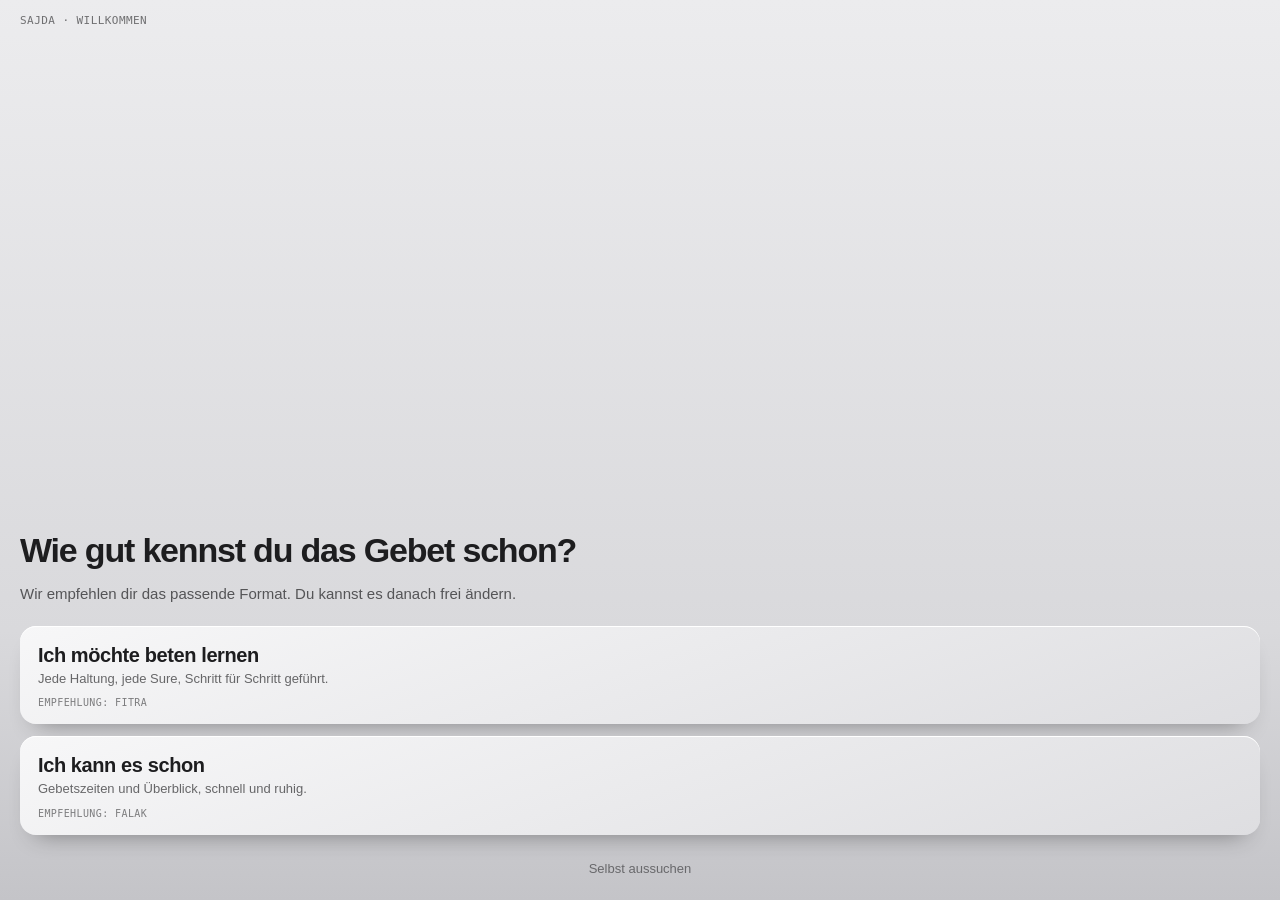
<file: web/index.html>
<!doctype html><html lang="de"><head><meta charset="utf-8"><meta name="viewport" content="width=device-width,initial-scale=1,viewport-fit=cover"><meta name="theme-color" content="#f6f3ea"><title>Sajda – Gebetszeiten und Gebet lernen</title><meta name="google-site-verification" content="Xn05R_5MM9uL-cfBnthn5D_3-SK7ok3MApF2KQxOoHA"><meta name="description" content="Gebetszeiten nach Diyanet/DITIB für über 120 Städte und GPS, dazu das Gebet Schritt für Schritt mit Suren, Bedeutung und Aussprache. Kostenlos, offline, in 6 Sprachen."><link rel="canonical" href="https://musancak.github.io/sajda/"><meta property="og:type" content="website"><meta property="og:url" content="https://musancak.github.io/sajda/"><meta property="og:site_name" content="Sajda"><meta property="og:title" content="Sajda – Das Gebet lernen, Schritt für Schritt"><meta property="og:description" content="Handy hinlegen und beten: Sajda führt dich durch jede Rekat, zeigt jede Haltung und hilft dir, neue Suren direkt im Namaz zu lesen. Mit Gebetszeiten, offline, kostenlos, in 6 Sprachen."><meta property="og:image" content="https://musancak.github.io/sajda/og.png?v=2"><meta property="og:image:alt" content="Sajda auf dem Handy: das Gebet Schritt für Schritt"><meta property="og:image:width" content="1200"><meta property="og:image:height" content="630"><meta property="og:locale" content="de_DE"><meta name="twitter:card" content="summary_large_image"><link rel="icon" type="image/png" href="icon-32.png"><script>try{var f=localStorage.getItem("sajda-format");if(f==="d")location.replace("entwurf/d.html");else if(!f&&!localStorage.getItem("sajda-format-gezeigt")&&!/bot|crawl|spider|slurp|preview/i.test(navigator.userAgent))location.replace("entwurf/")}catch(e){}</script><link rel="stylesheet" href="style.css"><link rel="manifest" href="manifest.webmanifest"><link rel="apple-touch-icon" href="icon-180.png"><meta name="apple-mobile-web-app-capable" content="yes"><meta name="mobile-web-app-capable" content="yes"><meta name="apple-mobile-web-app-title" content="Sajda"><script data-goatcounter="https://musancak.goatcounter.com/count" async src="https://gc.zgo.at/count.js"></script><script>function zaehl(n){var i=0;(function f(){if(window.goatcounter&&goatcounter.count){try{goatcounter.count({path:n,title:n,event:true})}catch(e){}}else if(i++<20)setTimeout(f,500)})()}addEventListener("appinstalled",function(){zaehl("app-installiert")});if(matchMedia("(display-mode: standalone)").matches||navigator.standalone)zaehl("als-app-geoeffnet")</script></head><body><div class="app">
<header><button id="homeButton"></button><a id="formatButton" href="entwurf/">Format</a><button id="settingsButton" data-t="settings"></button></header>
<main id="home"><section class="times-board"><div class="setting-row"><div><strong data-t="cityZone"></strong><p id="timesDate"></p></div><button id="refreshTimes" data-t="refreshTimes"></button></div><div id="timesGrid"></div><div class="time-details"><span id="timesStatus" role="status"></span><a href="https://namazvakitleri.diyanet.gov.tr/tr-TR/11027/stuttgart-icin-namaz-vakti" target="_blank" rel="noopener">Diyanet</a></div><p id="nextPrayer" aria-live="off"></p></section><div class="settings-tabs home-tabs"><button id="byTimes" data-t="byTimes"></button><button id="byRekat" data-t="byRekat"></button></div><nav id="prayerChoices"></nav><nav id="categories" hidden></nav><nav id="homeShortcuts"></nav><button id="resume" hidden></button><div class="home-links"><button id="homeLearn" data-t="learnTempo"></button><button id="sourcesButton" class="plain" data-t="sources"></button></div></main>
<main id="choose" hidden><p class="eyebrow" data-t="choose"></p><h1 id="chooseTitle"></h1><p id="chosenPrayerWindow" class="prayer-window-banner" hidden></p><p id="chooseTraditional" class="prayer-traditional"></p><div id="variants"></div></main>
<main id="reader" hidden><div id="washReturnBar" hidden><button id="washReturn" data-prep="returnPrayer"></button></div><div class="meta"><span id="routeName"></span><button id="mic"></button></div><div class="meta"><span id="position"></span><a id="source" target="_blank" rel="noopener" data-t="source"></a></div><div class="track"><div id="progress"></div></div><div class="reading-stage"><article class="reading-copy"><div class="heading"><h1 id="title"></h1><button id="sectionTempo" class="section-tempo" data-t="sectionTempo"></button></div><div id="pagebox" aria-live="off"></div></article><aside id="posePanel"><img id="pose" alt="" hidden></aside></div><div class="pacing"><button id="pacePlay" aria-pressed="false"></button><div class="pace-meter"><div id="paceFill"></div></div><span id="paceLabel"></span><span id="activeTempo" class="tempo-badge"></span><button id="tempoSettings" data-t="tempo"></button></div><div id="counter" role="status" hidden><strong id="repeatInstruction"></strong><span id="repeatRound"></span></div><p id="status" role="status"></p><footer><button id="back"></button><button id="next" class="primary"></button></footer></main>
<main id="info" hidden><p class="eyebrow" data-t="infoTitle"></p><h1>İslam ve İhsan</h1><div id="infoText"></div><a href="https://www.islamveihsan.com/namaz-nasil-kilinir.html" target="_blank" rel="noopener" data-t="source"></a><footer><button id="infoBack" data-t="back"></button><button id="infoNext" class="primary"></button></footer></main>
<main id="settings" hidden><div class="setting-row language-row"><label for="explanationLanguage" data-t="language"></label><select id="explanationLanguage"><option value="de">Deutsch</option><option value="en">English</option><option value="tr">Türkçe</option><option value="fr">Français</option><option value="es">Español</option><option value="ar">العربية</option></select></div><div class="settings-tabs"><button id="appearanceTab" data-t="appearance"></button><button id="tempoTab" data-t="tempo"></button><button id="memoryTab" data-t="memory"></button></div>
<section id="appearancePanel"><h1 data-t="appearanceTitle"></h1><label for="size"><span data-t="size"></span> <output id="sizeValue"></output></label><input id="size" type="range" min="36" max="72" step="2"><label><input id="images" type="checkbox"> <span data-t="images"></span></label><label><input id="showPreparation" type="checkbox"> <span data-prep="setting"></span></label><label><input id="showPrayerWindows" type="checkbox"> <span data-t="showPrayerWindows"></span></label><label><input id="showMeaning" type="checkbox"> <span data-t="showMeaning"></span></label><div class="setting-row"><label for="displayMode" data-t="mode"></label><select id="displayMode"><option value="full" data-t="full"></option><option value="headings" data-t="headings"></option></select></div><p class="muted" data-t="appearanceHint"></p></section>
<section id="tempoPanel" hidden><div class="tempo-editor-controls"><div class="setting-row scope-row"><label for="tempoScope" data-t="tempoScope"></label><select id="tempoScope"></select></div><p id="scopeStatus" class="scope-status"></p><button id="learnSectionTempo" data-t="learnTempo"></button><button id="resetSectionTempo" class="plain" data-t="resetTempo" hidden></button><div class="setting-row"><label for="speed" data-t="speed"></label><output id="speedValue"></output></div><input id="speed" type="range" min="4" max="24" step="1"><div class="setting-row"><span data-t="slow"></span><span data-t="fast"></span></div><div class="setting-row"><label for="highlight" data-t="marking"></label><select id="highlight"><option value="word" data-t="word"></option><option value="letter" data-t="letter"></option></select></div><div class="setting-row"><label for="pause" data-t="movement"></label><output id="pauseValue"></output></div><input id="pause" type="range" min="1" max="8" step="0.5"><label class="auto-label"><input id="autoAdvance" type="checkbox"> <span data-t="auto"></span></label></div><div class="demo"><p class="eyebrow" data-t="example"></p><p id="demoTitle"></p><div id="demoText"></div><div class="pace-meter"><div id="demoFill"></div></div><div class="setting-row"><button id="demoBack" data-t="back"></button><span id="demoPage"></span><button id="demoNext" data-t="next"></button></div><div class="setting-row"><button id="demoPlay"></button><span id="demoLabel"></span></div></div><p class="tempo-hint" data-t="tempoHelp"></p></section><section id="memoryPanel" hidden><h1 data-t="memoryTitle"></h1><p class="tempo-hint" data-t="memoryHint"></p><label><input id="memoryEnabled" type="checkbox"> <span data-t="memoryOn"></span></label><div class="setting-row"><span id="memoryCount"></span><div><button id="memoryAll" data-t="all"></button><button id="memoryNone" data-t="none"></button></div></div><div id="memoryList"></div><div class="setting-row"><button id="memoryBack" data-t="back"></button><span id="memoryPage"></span><button id="memoryNext" data-t="next"></button></div></section>
<a class="legal-link" href="rechtliches.html">Kontakt · Datenschutz</a>
<button id="settingsClose" class="primary" data-t="save"></button></main>
<main id="exactPrayer" hidden><h1 data-t="chooseExactPrayer"></h1><p data-t="exactPrayerHint"></p><div id="exactPrayerChoices"></div><button id="exactPrayerBack" data-t="back"></button></main>
<main id="plan" hidden><p class="eyebrow" data-t="planTitle"></p><h1 id="planRoute"></h1><p class="tempo-hint" data-t="planHint"></p><div id="surahChoices"></div><footer><button id="planBack" data-t="planBack"></button><button id="planStart" class="primary" data-t="startPlan"></button></footer></main>
<main id="preparation" hidden><div class="setting-row"><h1 data-prep="title"></h1><button id="preparationBack" data-prep="back"></button></div><p id="preparationRoute" class="muted"></p><p class="preparation-intro" data-prep="intro"></p><div class="preparation-choices"><button id="preparationWudu"><strong data-prep="wudu"></strong><span data-prep="wuduSub"></span></button><button id="preparationGhusl"><strong data-prep="ghusl"></strong><span data-prep="ghuslSub"></span></button></div><div class="purity-links"><button id="whenWudu" data-prep="whenWudu"></button><button id="whenGhusl" data-prep="whenGhusl"></button></div><p class="preparation-basis" data-prep="basis"></p><footer><label><input id="skipPreparation" type="checkbox"><span data-prep="skip"></span></label><button id="preparationReady" class="primary" data-prep="ready"></button></footer></main>
<main id="purityInfo" hidden><div class="setting-row"><h1 id="purityTitle"></h1><button id="purityBack" data-prep="back"></button></div><p class="preparation-basis" data-prep="basis"></p><div id="purityText"></div><div id="puritySources"></div><footer><button id="purityPrev" data-prep="back"></button><span id="purityCount"></span><button id="purityNext" class="primary" data-prep="next"></button></footer></main>
<main id="learn" hidden><div class="setting-row"><h1 data-t="learnTitle"></h1><button id="learnBack" data-t="learnBack"></button></div><div class="learn-top"><label for="learnTarget" data-t="learnSection"></label><select id="learnTarget"></select><select id="learnRepeat" hidden></select></div><p class="tempo-hint" data-t="learnHint"></p><div class="learn-text-area"><div id="learnText"></div><div class="setting-row"><button id="learnTextBack" data-t="back"></button><span id="learnTextPage"></span><button id="learnTextNext" data-t="next"></button></div></div><div class="learn-record-controls"><label><input id="learnAutoStop" type="checkbox"> <span data-t="recordAuto"></span></label><label class="silence-control"><span data-t="silenceSeconds"></span><select id="learnSilence"><option value="2">2 s</option><option value="3" selected>3 s</option><option value="5">5 s</option></select></label><div class="setting-row"><button id="recordStart" class="primary" data-t="recordStart"></button><button id="recordStop" data-t="recordStop" disabled></button><strong id="recordElapsed">0.0 s</strong></div><div class="voice-level"><div id="voiceLevel"></div></div><p id="recordStatus" role="status"></p></div><div class="learn-result"><audio id="recordPlayback" controls hidden></audio><label for="learnDuration" data-t="durationSeconds"></label><input id="learnDuration" type="number" min="0.1" max="1800" step="0.1" inputmode="decimal"><button id="saveLearned" class="primary" data-t="saveMeasurement" disabled></button></div><p class="learn-privacy" data-t="learnPrivacy"></p></main>
<main id="done" hidden><p class="eyebrow" data-t="finished"></p><h1 id="doneTitle"></h1><p data-t="accepted"></p><button id="doneReturnPrayer" class="primary" data-prep="returnPrayer" hidden></button><button id="after" class="primary" data-t="after"></button><button id="again" data-t="again"></button><button id="doneHome" data-t="home"></button></main>
<main id="kaza" hidden><div class="kaza-top"><h1 data-kz="title"></h1><button id="kazaInfo" class="kaza-icon"></button></div><section class="kaza-hero"><div id="kazaStats"><div class="kaza-big"><strong id="kazaDone">0</strong><span data-kz="doneLabel"></span></div><div class="kaza-bar"><div id="kazaFill"></div></div><p id="kazaSub"></p></div><div id="kazaEmpty" hidden><strong data-kz="emptyTitle"></strong><p data-kz="emptyHint"></p><div class="kaza-empty-actions"><button id="kazaEstimate" class="primary" data-kz="estimate"></button><button id="kazaEnter" data-kz="enter"></button></div></div></section><ul id="kazaList"></ul><div class="kaza-foot"><button id="kazaSetup" class="plain" data-kz="estimate"></button><button id="kazaEdit" class="plain"></button><button id="kazaBackup" class="plain" data-kz="backup"></button></div><p class="kaza-local" data-kz="local"></p></main>
</div><dialog id="kazaSetupSheet" class="kaza-sheet"><h2 data-kz="setupTitle"></h2><p class="kaza-hint" data-kz="setupHint"></p><div class="kaza-fields"><label><span data-kz="years"></span><input id="kazaYears" type="number" min="0" max="80" value="0" inputmode="numeric"></label><label><span data-kz="months"></span><input id="kazaMonths" type="number" min="0" max="11" value="0" inputmode="numeric"></label></div><p class="kaza-label" data-kz="share"></p><div id="kazaShares" class="kaza-chips"></div><label class="kaza-line"><span data-kz="exempt"></span><input id="kazaExempt" type="number" min="0" max="15" value="0" inputmode="numeric"></label><label class="kaza-line"><span data-kz="witr"></span><input id="kazaWitr" type="checkbox" checked></label><p id="kazaPreview" class="kaza-preview"></p><div class="kaza-sheet-actions"><button data-close data-kz="cancel"></button><button id="kazaAdd"></button><button id="kazaReplace" class="primary"></button></div></dialog><dialog id="kazaInfoSheet" class="kaza-sheet"><h2 data-kz="infoTitle"></h2><ol id="kazaInfoList"></ol><a id="kazaSource" target="_blank" rel="noopener"></a><div class="kaza-sheet-actions"><button data-close class="primary" data-kz="close"></button></div></dialog><dialog id="kazaBackupSheet" class="kaza-sheet"><h2 data-kz="backup"></h2><p class="kaza-hint" data-kz="backupHint"></p><textarea id="kazaCode" rows="4" spellcheck="false"></textarea><p id="kazaBackupStatus" class="kaza-hint" role="status"></p><div class="kaza-sheet-actions"><button data-close data-kz="close"></button><button id="kazaLoad" data-kz="load"></button><button id="kazaCopy" class="primary" data-kz="copy"></button></div></dialog><div id="kazaToast" class="kaza-toast" role="status" hidden><span id="kazaToastText"></span><button id="kazaUndo"></button></div><dialog id="startCountdown" aria-labelledby="countdownTitle"><div class="countdown-content"><h2 id="countdownTitle" data-t="countdownTitle"></h2><output id="countdownValue" aria-live="polite" aria-atomic="true">3</output><button id="cancelCountdown" data-t="cancelCountdown"></button></div></dialog><script src="content.js"></script><script src="languages.js"></script><script src="i18n.js"></script><script src="pacing.js"></script><script src="tempo.js"></script><script src="prayer-plan.js"></script><script src="prayer-routes.js"></script><script src="features-i18n.js"></script><script src="intentions.js"></script><script src="start-countdown.js"></script><script src="prayer-labels.js"></script><script src="preparation-content.js"></script><script src="voice-timing.js"></script><script src="sprache-fr.js"></script><script src="sprache-es.js"></script><script src="sprache-ar.js"></script><script src="sprachen.js"></script><script src="app.js"></script><script src="zaehlen.js"></script><script src="home-features.js"></script><script src="berechnung.js"></script><script src="orte.js"></script><script src="marke.js"></script><script src="fokus.js"></script><script src="guide.js"></script><script src="preparation.js"></script><script src="learn.js"></script><script src="intention-start.js"></script><script src="kaza.js"></script><script src="globus-land.js"></script><script src="gemeinsam.js"></script><script src="init.js"></script><script src="format.js"></script><script>if('serviceWorker'in navigator&&location.protocol.startsWith('http'))navigator.serviceWorker.register('sw.js').catch(()=>{})</script></body></html>
</file>
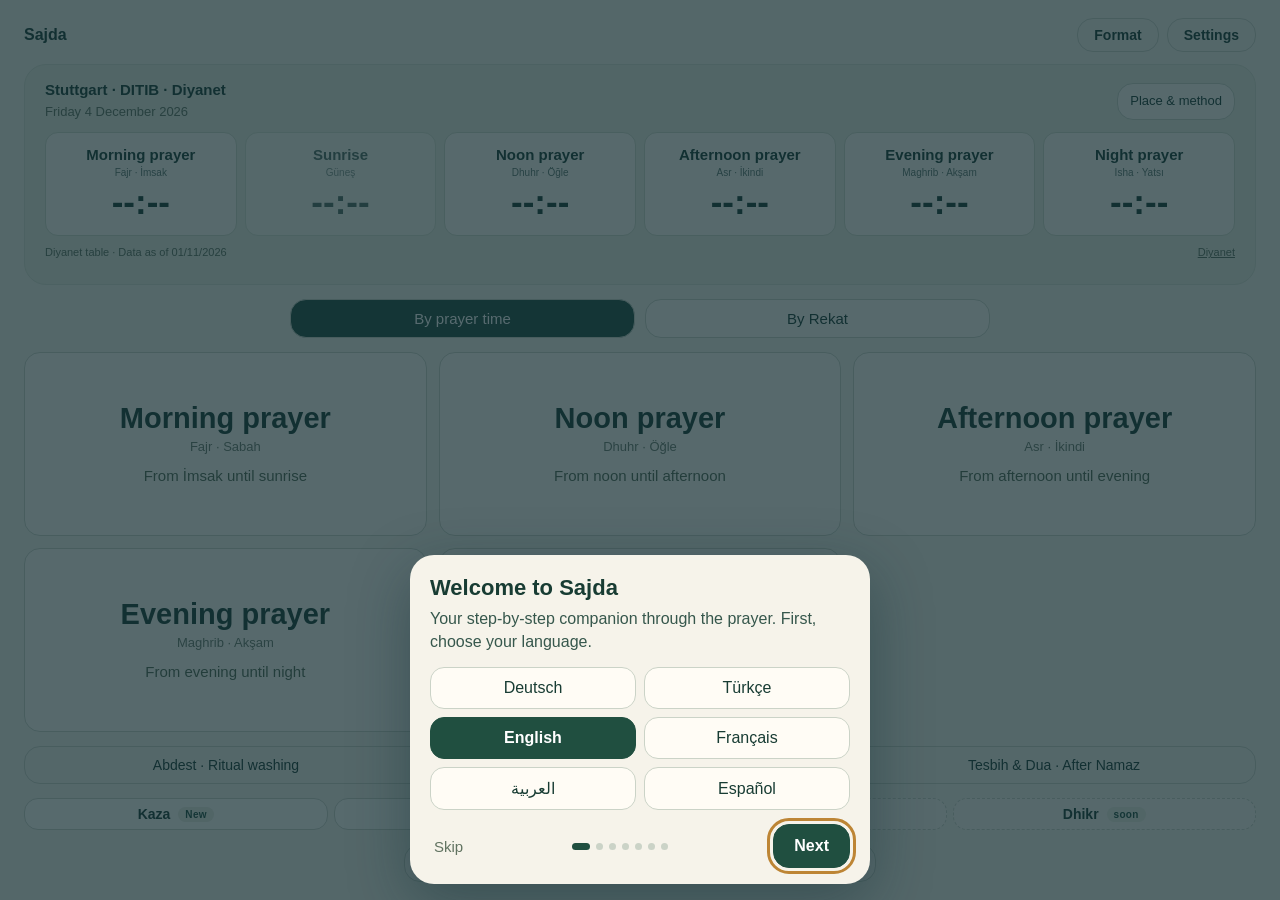
<file: web/en/index.html>
<!doctype html><html lang="en"><head><meta charset="utf-8"><meta name="viewport" content="width=device-width,initial-scale=1">
<title>Sajda – Learn salah, step by step</title>
<meta name="description" content="Put your phone down and pray: Sajda guides you through every rakat, shows every position and helps you read new surahs right inside your salah. Prayer times, offline, free, in 6 languages.">
<link rel="canonical" href="https://musancak.github.io/sajda/">
<meta property="og:type" content="website"><meta property="og:site_name" content="Sajda"><meta property="og:url" content="https://musancak.github.io/sajda/en/">
<meta property="og:title" content="Sajda – Learn salah, step by step">
<meta property="og:description" content="Put your phone down and pray: Sajda guides you through every rakat, shows every position and helps you read new surahs right inside your salah. Prayer times, offline, free, in 6 languages.">
<meta property="og:image" content="https://musancak.github.io/sajda/og-en.png?v=2"><meta property="og:image:width" content="1200"><meta property="og:image:height" content="630"><meta property="og:image:alt" content="Sajda on a phone: salah step by step"><meta property="og:locale" content="en_US"><meta name="twitter:card" content="summary_large_image">
<meta name="robots" content="noindex">
<script>
// Englische Vorschau für geteilte Links: Sprache vorbelegen (nur wenn noch nichts gespeichert ist), dann zur App
try{if(!localStorage.getItem('namaz-tr-v3'))localStorage.setItem('namaz-tr-v3',JSON.stringify({explanationLanguage:'en'}))}catch(e){}
location.replace('../'+location.search+location.hash);
</script></head><body><a href="../">Open Sajda</a></body></html>
</file>
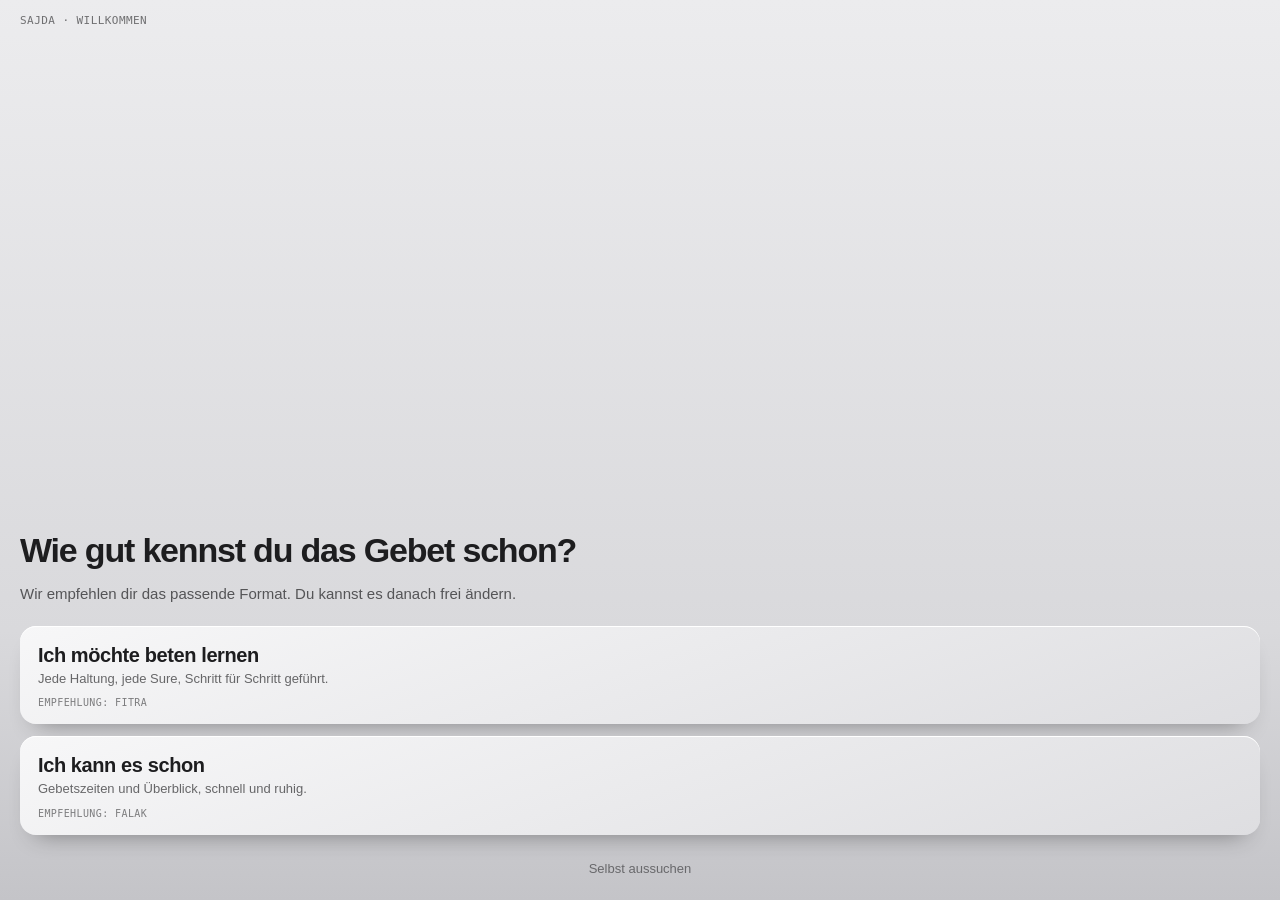
<file: web/entwurf/index.html>
<!doctype html><html lang="de"><head><meta charset="utf-8"><meta name="viewport" content="width=device-width,initial-scale=1,viewport-fit=cover"><title>Format wählen · Sajda</title><link rel="stylesheet" href="basis.css">
<style>
body{background:linear-gradient(180deg,#ececee,#d9d9dc 70%,#c4c4c8);color:#1d1d1f}
.screen{gap:10px}
.mono{font-family:ui-monospace,'SF Mono',Menlo,monospace;font-size:11px;letter-spacing:.04em;opacity:.6}
h1{margin:4px 0 2px;font-size:32px;letter-spacing:-.035em}
.liste{flex:1;display:flex;flex-direction:column;gap:8px;min-height:0}
.format{flex:1 1 0;max-height:118px;transition:flex .7s var(--spring),max-height .7s var(--spring),background .4s,color .4s;border-radius:14px;text-align:left;background:linear-gradient(160deg,#f7f7f8,#dedee1);box-shadow:0 14px 24px -16px rgb(0 0 0/45%),inset 0 1px 0 #fff;overflow:hidden;padding:0;
 opacity:0;transform:translateY(18px);animation:rein .7s var(--spring) forwards;transition:background .4s,color .4s}
.format:nth-child(2){animation-delay:.05s}.format:nth-child(3){animation-delay:.1s}.format:nth-child(4){animation-delay:.15s}.format:nth-child(5){animation-delay:.2s}
@keyframes rein{to{opacity:1;transform:none}}
.format.bald .seite:first-child{opacity:.5}
.marke-bald{font-family:ui-monospace,'SF Mono',Menlo,monospace;font-size:10px;font-weight:600;letter-spacing:.04em;background:rgb(0 0 0/8%);border-radius:999px;padding:2px 7px;margin-left:auto;align-self:center;white-space:nowrap}
.format[aria-pressed=true]{background:linear-gradient(160deg,#2c2c30,#18181b);color:#f5f5f7}
.schiene{display:flex;width:200%;height:100%;transition:transform .75s var(--spring)}
.format.zeigt .schiene{transform:translateX(-50%)}
.seite{width:50%;height:100%;display:flex;align-items:center;gap:14px;padding:12px 14px}
.seite>svg{width:44px;height:44px;flex:none;fill:none;stroke:currentColor;stroke-width:1.3;opacity:.85}
.seite span{flex:1;min-width:0}
.seite b{font-size:20px;letter-spacing:-.02em;display:flex;align-items:baseline;gap:8px}
.seite b i{font-style:normal;font-size:16px;font-weight:400;opacity:.6}
.seite em{display:block;font-style:normal;font-size:13px;opacity:.65;margin-top:2px;line-height:1.35}
.weiter{padding:16px;border-radius:14px;background:#1f4d3f;color:#fff;font-weight:650;font-size:17px}
/* Mini-Handy mit kleinem Film */
.handy{position:relative;width:50px;height:min(92px,calc(100% - 4px));flex:none;border-radius:11px;overflow:hidden;box-shadow:0 0 0 2.5px #0d0d0f,0 8px 16px -6px rgb(0 0 0/50%);background:#f6f3ea}
.handy *{position:absolute;box-sizing:border-box}
.laeuft .handy *{animation-play-state:running!important}
.handy *{animation-play-state:paused!important;animation-fill-mode:both!important}
.film{margin-left:2px}
.film small{display:block;font-family:ui-monospace,'SF Mono',Menlo,monospace;font-size:10px;opacity:.6;letter-spacing:.04em}
.balken{position:absolute;left:0;bottom:0;height:2px;background:currentColor;opacity:.5;width:0}
.laeuft .balken{animation:fortschritt 3.6s linear forwards}
@keyframes fortschritt{to{width:100%}}
/* Fitra */
.fi .z{width:12px;height:10px;border-radius:2px;background:#fff;border:.5px solid #cbd3c7;animation:auf .4s var(--spring)}
.fi .z.an{background:#204f40}
.fi .r{left:5px;right:5px;height:9px;border-radius:3px;background:#fffcf5;border:.5px solid #cbd3c7;animation:auf .5s var(--spring)}
@keyframes auf{from{opacity:0;transform:translateY(5px)}}
.fi .lese{inset:0;background:#f6f3ea;animation:lesen 3.6s cubic-bezier(.2,.8,.2,1)}
@keyframes lesen{0%,58%{transform:translateX(100%)}66%,100%{transform:none}}
.fi .lese i{left:5px;height:6px;border-radius:2px;background:#183c33}
.fi .lese i:nth-child(1){top:22px;width:38px}.fi .lese i:nth-child(2){top:32px;width:30px}.fi .lese i:nth-child(3){top:42px;width:34px;opacity:.35}
/* Ufuk */
.uf{background:linear-gradient(180deg,#1d2b4f,#5b6fa6 25%,#8cc3ea 45%,#e6f0f2 60%,#f4b98a 78%,#232c52);background-size:100% 500%}
.laeuft .uf{animation:himmel 3.6s ease-in-out both}
@keyframes himmel{from{background-position:0 0}to{background-position:0 100%}}
.uf .s{width:8px;height:8px;border-radius:50%;background:#ffc94d;box-shadow:0 0 6px #ffd27a;animation:bogen 3.6s ease-in-out}
@keyframes bogen{0%{left:4px;top:34px}25%{left:12px;top:16px}50%{left:21px;top:10px}75%{left:30px;top:16px}100%{left:38px;top:34px}}
.uf .zahl{left:10px;right:10px;top:50px;height:7px;border-radius:3px;background:rgb(255 255 255/70%)}
.uf .k{left:6px;right:6px;bottom:8px;height:11px;border-radius:5px;background:rgb(255 255 255/35%)}
/* Lawh */
.la{background:#f6f3ea}
.la .t{border-radius:4px;background:#fffdf8;box-shadow:0 1px 3px rgb(0 0 0/15%)}
.la .t.g{background:#2b3a5c;animation:wachsen 3.6s var(--spring)}
@keyframes wachsen{0%,25%{left:5px;top:8px;width:40px;height:22px;border-radius:4px}45%,75%{left:0;top:0;width:50px;height:92px;border-radius:0}100%{left:5px;top:8px;width:40px;height:22px;border-radius:4px}}
/* Waqt */
.wa{background:#f3f3f1}
.wa .fl{left:0;right:0;bottom:0;background:#e0e0dd;border-top:.5px solid rgb(0 0 0/15%);animation:flut 3.6s ease-in-out}
@keyframes flut{from{height:22%}to{height:62%}}
.wa .zz{left:9px;right:9px;top:34px;height:14px;border-radius:2px;border:1.2px solid #161617;border-left:0;border-right:0;animation:tick 1.2s steps(1) infinite}
@keyframes tick{50%{opacity:.6}}
.wa .wo{left:12px;right:12px;top:53px;height:3px;border-radius:2px;background:#161617;opacity:.35}
.wa .rg{left:13px;top:60px;width:24px;height:24px;border-radius:50%;border:1.5px solid #1f4d3f;opacity:0;animation:halten 3.6s}
@keyframes halten{0%,52%{opacity:0;transform:scale(.4)}60%,78%{opacity:1;transform:none}82%,100%{opacity:0}}
.wa .bl{inset:0;background:#1f4d3f;opacity:0;animation:blende 3.6s}
@keyframes blende{0%,78%{opacity:0}84%,92%{opacity:1}100%{opacity:0}}
/* Falak */
.fa{background:linear-gradient(180deg,#ececee 0 60%,#a9a9ad 60.5%,#6d6d72)}
.fa .bahn{left:-22px;top:20px;width:94px;height:94px;border-radius:50%;border:.8px solid rgb(0 0 0/22%);clip-path:inset(0 0 72% 0)}
.fa .pe{width:9px;height:9px;margin:-4.5px 0 0 -4.5px;border-radius:50%;background:#b9b9bd;box-shadow:0 2px 3px rgb(0 0 0/30%);animation:3.6s cubic-bezier(.3,1.3,.4,1) both}
.fa .pe.g{background:#1f4d3f}
.fa .r{background:transparent;box-shadow:inset 0 0 0 1px #6d6d72}
@keyframes p1{0%,35%{left:7px;top:31px}65%,100%{left:2px;top:38px;opacity:0}}
@keyframes p2{0%,35%{left:15px;top:24px}65%,100%{left:7px;top:31px}}
@keyframes p3{0%,35%{left:25px;top:21px;transform:scale(1.9);background:#1f4d3f}65%,100%{left:15px;top:24px;transform:none;background:#b9b9bd}}
@keyframes p4{0%,35%{left:35px;top:24px;background:transparent}65%,100%{left:25px;top:21px;transform:scale(1.9);background:#1f4d3f;box-shadow:0 2px 4px rgb(0 0 0/35%)}}
@keyframes p5{0%,35%{left:43px;top:31px}65%,100%{left:35px;top:24px}}
.fa .p{left:20px;top:42px;width:10px;height:10px;border-radius:50%;background:#1f4d3f;box-shadow:0 0 0 2px rgb(255 255 255/75%);animation:knopf 3.6s}
@keyframes knopf{0%,40%{transform:none}50%{transform:scale(.6)}62%{transform:scale(1.2)}72%,100%{transform:none}}
.fa .t1{left:9px;right:9px;top:58px;height:4px;border-radius:2px;background:#1d1d1f;opacity:.75}
.fa .t2{left:15px;right:15px;top:65px;height:2px;border-radius:2px;background:#1d1d1f;opacity:.3}
.fa .sg{left:6px;right:6px;top:70px;height:6px;border-radius:2px;background:rgb(0 0 0/10%)}
.fa .sg::after{content:'';position:absolute;right:1px;top:1px;bottom:1px;width:48%;border-radius:2px;background:#fff}
.fa .k{bottom:4px;height:9px;border-radius:2px;background:rgb(255 255 255/25%)}
/* Intro: Frage nach dem Stand, dann Empfehlung */
#intro{z-index:5;gap:12px;background:inherit;transition:opacity .5s var(--ease),transform .6s var(--spring)}
#intro.weg{opacity:0;transform:translateY(-24px);pointer-events:none}
#intro h1{font-size:34px;line-height:1.08;margin-top:auto}
#intro p{margin:0 0 10px;font-size:15px;line-height:1.4;opacity:.7}
.antwort{display:block;text-align:left;padding:18px 18px 16px;border-radius:16px;background:linear-gradient(160deg,#f7f7f8,#dedee1);box-shadow:0 14px 24px -16px rgb(0 0 0/45%),inset 0 1px 0 #fff;opacity:0;transform:translateY(18px);animation:rein .7s var(--spring) forwards}
.antwort+.antwort{animation-delay:.08s}
.antwort b{display:block;font-size:20px;letter-spacing:-.02em}
.antwort em{display:block;font-style:normal;font-size:13px;opacity:.65;margin-top:3px;line-height:1.35}
.antwort small{display:block;font-family:ui-monospace,'SF Mono',Menlo,monospace;font-size:10px;letter-spacing:.04em;opacity:.55;margin-top:10px}
#intro .leise{margin:6px auto 0;font-size:13px;opacity:.55;padding:8px}
.empfohlen{font-family:ui-monospace,'SF Mono',Menlo,monospace;font-size:10px;font-weight:600;letter-spacing:.04em;background:#1f4d3f;color:#fff;border-radius:999px;padding:2px 7px;margin-left:auto;align-self:center;white-space:nowrap}
#grund,.seite b .marke-bald,.seite b .empfohlen{flex:none}
#grund{font-size:14px;line-height:1.4;margin:0 0 4px;opacity:.8}
</style></head><body>
<div class="screen" id="intro">
 <span class="mono">SAJDA · WILLKOMMEN</span>
 <h1>Wie gut kennst du das Gebet schon?</h1>
 <p>Wir empfehlen dir das passende Format. Du kannst es danach frei ändern.</p>
 <button class="antwort press" data-format="../index"><b>Ich möchte beten lernen</b><em>Jede Haltung, jede Sure, Schritt für Schritt geführt.</em><small>EMPFEHLUNG: FITRA</small></button>
 <button class="antwort press" data-format="d"><b>Ich kann es schon</b><em>Gebetszeiten und Überblick, schnell und ruhig.</em><small>EMPFEHLUNG: FALAK</small></button>
 <button class="leise" data-format="">Selbst aussuchen</button>
</div>
<div class="screen">
 <span class="mono">SAJDA · WILLKOMMEN</span>
 <h1>Wähle dein Format</h1>
 <span class="mono" style="opacity:.55;margin-bottom:4px">Später jederzeit in den Einstellungen änderbar</span>
 <p id="grund" hidden></p>
 <div class="liste" id="liste"></div>
 <button class="weiter press" id="weiter">Weiter</button>
</div>
<script src="basis.js"></script>
<script>
document.querySelector('.wahl')?.remove();document.querySelector('.regler')?.remove();
const ARAB={Fitra:'فطرة',Ufuk:'أفق',Lawh:'لوح',Waqt:'وقت',Falak:'فلك'};
const BILD={Fitra:'<rect x="10" y="8" width="28" height="32" rx="4"/><path d="M16 17h16M16 24h16M16 31h10"/>',Ufuk:'<path d="M4 34h40"/><path d="M8 34a16 16 0 0 1 32 0" stroke-dasharray="2 3"/><circle cx="31" cy="21" r="3.5"/>',
 Lawh:'<rect x="6" y="6" width="36" height="16" rx="3"/><rect x="6" y="26" width="16" height="16" rx="3"/><rect x="26" y="26" width="16" height="16" rx="3"/>',Waqt:'<circle cx="24" cy="24" r="17"/><path d="M24 13v11l7 4"/>',
 Falak:'<rect x="17" y="10" width="14" height="22" rx="2"/><rect x="4" y="15" width="11" height="17" rx="2" transform="rotate(-14 9 23)"/><rect x="35" y="16" width="8" height="15" rx="2"/><path d="M4 40q20-8 40 0"/>'};
// kleine Filme: was man in dem Format ungefähr sieht
const z=(l,t,an,d)=>'<i class="z'+(an?' an':'')+'" style="left:'+l+'px;top:'+t+'px;animation-delay:'+d+'s"></i>';
const FILM={
 Fitra:['fi',z(5,7,0,.1)+z(19,7,0,.2)+z(33,7,0,.3)+z(5,20,0,.4)+z(19,20,0,.5)+z(33,20,1,.6)+[36,48,60,72].map((t,i)=>'<i class="r" style="top:'+t+'px;animation-delay:'+(1+i*.35)+'s"></i>').join(''),['Gebetszeiten auf einen Blick','Darunter alle Gebete zur Auswahl','Dann Schritt für Schritt geführt']],
 Ufuk:['uf','<i class="s"></i><i class="zahl"></i><i class="k"></i>',['Die Sonne wandert über den Bogen','Der Himmel färbt sich mit dem Tag','Groß: wie lange noch']],
 Lawh:['la','<i class="t" style="left:5px;top:34px;width:40px;height:16px"></i><i class="t" style="left:5px;top:54px;width:18px;height:16px"></i><i class="t" style="left:27px;top:54px;width:18px;height:16px"></i><i class="t" style="left:5px;top:74px;width:40px;height:12px"></i><i class="t g"></i>',['Alles als Karten','Eine Karte wächst zur ganzen Seite','Wischen, und sie schrumpft zurück']],
 Waqt:['wa','<i class="fl"></i><i class="zz"></i><i class="wo"></i><i class="rg"></i><i class="bl"></i>',['Nur die Zeit, ganz groß','Die Fläche steigt mit der Gebetszeit','Halten, und das Gebet beginnt']],
 Falak:['fa','<i class="bahn"></i><i class="pe" style="animation-name:p1"></i><i class="pe" style="animation-name:p2"></i><i class="pe g" style="animation-name:p3"></i><i class="pe r" style="animation-name:p4"></i><i class="pe r" style="animation-name:p5"></i><i class="p"></i><i class="t1"></i><i class="t2"></i><i class="sg"></i><i class="k" style="left:4px;width:20px"></i><i class="k" style="left:26px;width:9px"></i><i class="k" style="left:37px;width:9px"></i>',['Die Gebete wie Perlen auf ihrer Bahn','Wischen dreht den Tag weiter','Spätere Gebete sind noch verschlossen']]};
// nur Fitra und Falak sind frei, die anderen kommen bald
const BALD=new Set(['a','b','c']);
let wahl='d',gespeichert=null;try{gespeichert=localStorage.getItem('sajda-format');localStorage.setItem('sajda-format-gezeigt','1')}catch{}if(gespeichert&&!BALD.has(gespeichert))wahl=gespeichert;
let empfohlen=null;
const GRUND={'../index':'Du möchtest beten lernen: Fitra führt dich Schritt für Schritt durch jedes Gebet. Aufbau und Konzept machen den Einstieg sehr einfach.',
 d:'Du kannst es schon: Falak zeigt dir den Tag auf einen Blick, die Gebete wie Perlen auf ihrer Bahn.'};
const uhren=new Map();
function zeichnen(){$('liste').replaceChildren(...FORMATE.map(([datei,name,text])=>{const b=document.createElement('button');b.className='format press'+(BALD.has(datei)?' bald':'');b.setAttribute('aria-pressed',datei===wahl);
 const [cls,inhalt,zeilen]=FILM[name];
 b.innerHTML='<div class="schiene"><div class="seite"><svg viewBox="0 0 48 48" aria-hidden="true">'+BILD[name]+'</svg><span><b>'+name+'<i>'+ARAB[name]+'</i>'+(BALD.has(datei)?'<span class="marke-bald">BALD VERFÜGBAR</span>':datei===empfohlen?'<span class="empfohlen">EMPFOHLEN</span>':'')+'</b><em>'+text+'</em></span></div>'+
  '<div class="seite" style="position:relative"><div class="handy '+cls+'">'+inhalt+'</div><span class="film"><b>'+name+'<i>'+ARAB[name]+'</i></b><small>VORSCHAU</small><em>'+zeilen[0]+'</em></span><i class="balken"></i></div></div>';
 b.onclick=()=>{if(BALD.has(datei)){haptik();vorspielen(b);return}wahl=datei;try{localStorage.setItem('sajda-format',datei)}catch{}haptik();
  document.querySelectorAll('.format').forEach((x,i)=>x.setAttribute('aria-pressed',FORMATE[i][0]===wahl));vorspielen(b)};return b}))}
// Film: Kachel gleitet zur Vorschau, spielt einmal ab, gleitet zurück
function vorspielen(b){for(const [x,u] of uhren){clearTimeout(u);x.classList.remove('zeigt','laeuft')}uhren.clear();
 const film=b.querySelector('.handy'),neu=film.cloneNode(true);film.replaceWith(neu);const bal=b.querySelector('.balken'),nb=bal.cloneNode();bal.replaceWith(nb);
 b.classList.add('zeigt');uhren.set(b,setTimeout(()=>{b.classList.add('laeuft');uhren.set(b,setTimeout(()=>{b.classList.remove('zeigt');setTimeout(()=>b.classList.remove('laeuft'),700);uhren.delete(b)},3800))},450))}
// Intro nur beim ersten Mal (aus den Einstellungen kommt man mit gespeichertem Format direkt zur Liste)
const intro=$('intro');if(gespeichert)intro.remove();else intro.querySelectorAll('[data-format]').forEach(k=>k.onclick=()=>{haptik();
 if(k.dataset.format){wahl=empfohlen=k.dataset.format;$('grund').textContent=GRUND[wahl];$('grund').hidden=false}
 zeichnen();intro.classList.add('weg');setTimeout(()=>intro.remove(),700);
 if(empfohlen){const i=FORMATE.findIndex(f=>f[0]===empfohlen);setTimeout(()=>vorspielen(document.querySelectorAll('.format')[i]),650)}});
zeichnen();$('weiter').onclick=()=>{haptik();try{localStorage.setItem('sajda-format',wahl)}catch{}location.href=wahl+'.html'};
</script></body></html>
</file>
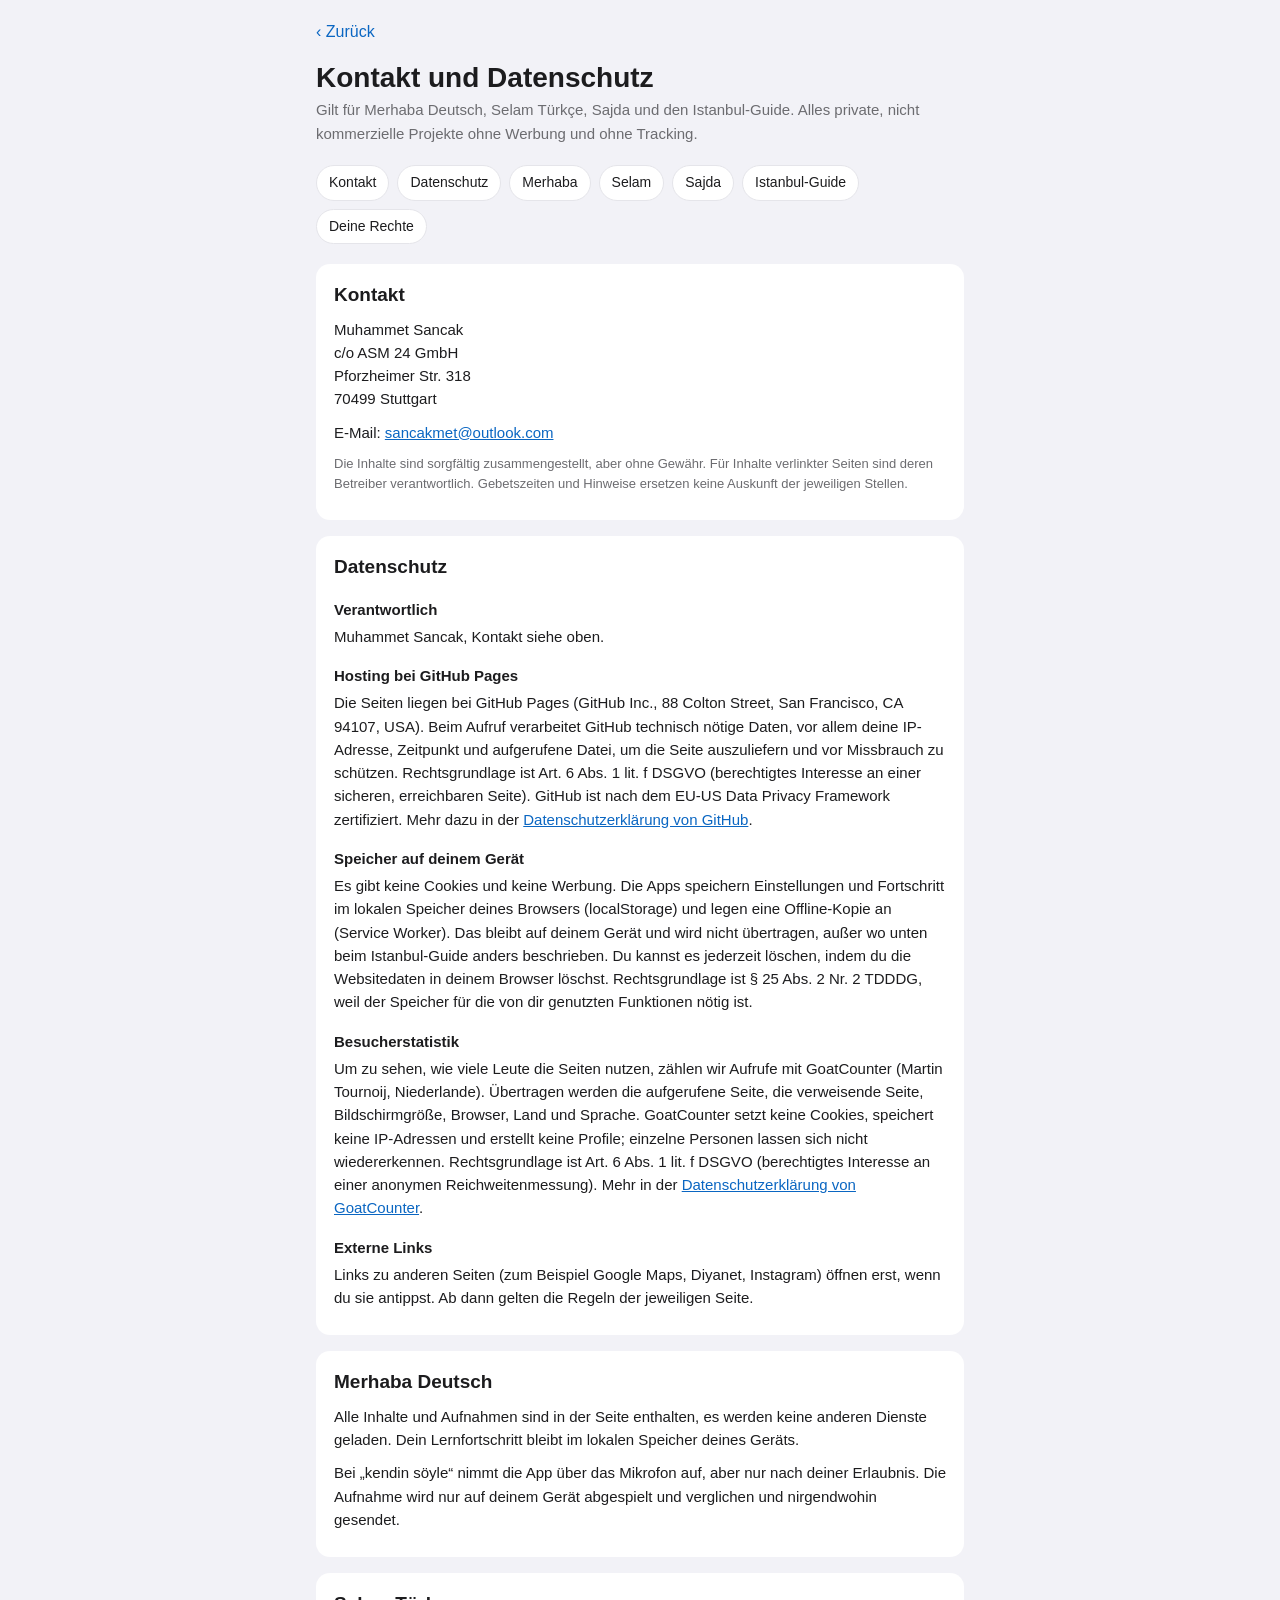
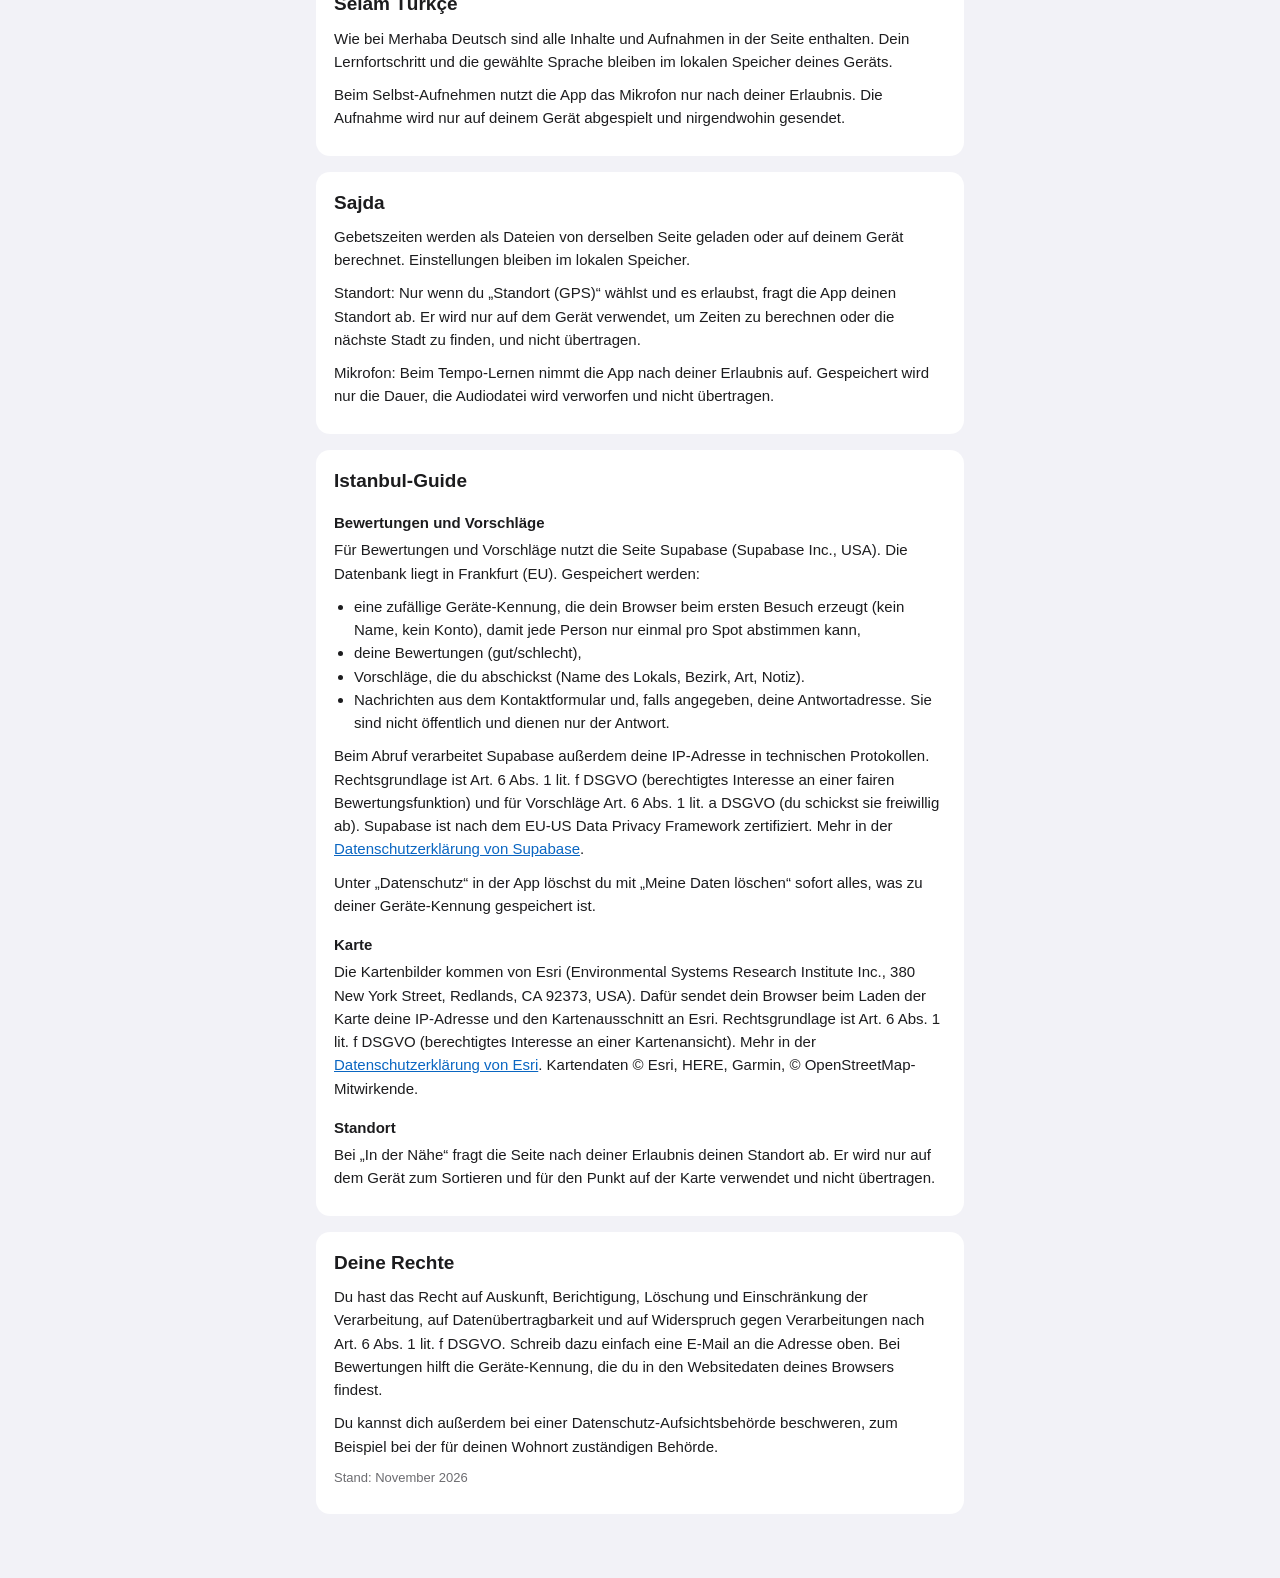
<file: web/rechtliches.html>
<!doctype html>
<html lang="de">
<head>
<meta charset="utf-8">
<meta name="viewport" content="width=device-width,initial-scale=1,viewport-fit=cover">
<meta name="robots" content="noindex">
<title>Kontakt und Datenschutz</title>
<style>
:root{--bg:#f2f2f7;--card:#fff;--fg:#1c1c1e;--fg2:#6c6c70;--line:#e5e5ea;--accent:#0a66c2;--font:-apple-system,BlinkMacSystemFont,"SF Pro Text","Segoe UI",Roboto,sans-serif}
@media (prefers-color-scheme:dark){:root{--bg:#000;--card:#1c1c1e;--fg:#f2f2f7;--fg2:#98989f;--line:#38383a;--accent:#4da3ff}}
*{box-sizing:border-box}
body{margin:0;background:var(--bg);color:var(--fg);font:15px/1.55 var(--font);-webkit-text-size-adjust:100%}
.wrap{max-width:680px;margin:0 auto;padding:max(16px,env(safe-area-inset-top)) 16px 48px}
.back{display:inline-block;margin:4px 0 8px;color:var(--accent);text-decoration:none;font-size:16px}
h1{font-size:28px;line-height:1.2;margin:8px 0 4px}
.sub{color:var(--fg2);margin:0 0 20px}
nav{display:flex;gap:8px;flex-wrap:wrap;margin-bottom:20px}
nav a{background:var(--card);color:var(--fg);text-decoration:none;padding:6px 12px;border-radius:999px;font-size:14px;border:1px solid var(--line)}
section{background:var(--card);border-radius:14px;padding:16px 18px;margin-bottom:16px}
h2{font-size:19px;margin:0 0 8px}
h3{font-size:15px;margin:16px 0 4px}
p,ul{margin:0 0 10px}
ul{padding-left:20px}
a{color:var(--accent)}
.fein{color:var(--fg2);font-size:13px}
address{font-style:normal}
</style>
</head>
<body>
<div class="wrap">
<a class="back" href="./">‹ Zurück</a>
<h1>Kontakt und Datenschutz</h1>
<p class="sub">Gilt für Merhaba Deutsch, Selam Türkçe, Sajda und den Istanbul-Guide. Alles private, nicht kommerzielle Projekte ohne Werbung und ohne Tracking.</p>
<nav><a href="#kontakt">Kontakt</a><a href="#allgemein">Datenschutz</a><a href="#merhaba">Merhaba</a><a href="#selam">Selam</a><a href="#sajda">Sajda</a><a href="#istanbul">Istanbul-Guide</a><a href="#rechte">Deine Rechte</a></nav>

<section id="kontakt">
<h2>Kontakt</h2>
<p>Muhammet Sancak<br>c/o ASM 24 GmbH<br>Pforzheimer Str. 318<br>70499 Stuttgart</p>
<p>E-Mail: <a href="mailto:sancakmet@outlook.com">sancakmet@outlook.com</a></p>
<p class="fein">Die Inhalte sind sorgfältig zusammengestellt, aber ohne Gewähr. Für Inhalte verlinkter Seiten sind deren Betreiber verantwortlich. Gebetszeiten und Hinweise ersetzen keine Auskunft der jeweiligen Stellen.</p>
</section>

<section id="allgemein">
<h2>Datenschutz</h2>
<h3>Verantwortlich</h3>
<p>Muhammet Sancak, Kontakt siehe oben.</p>
<h3>Hosting bei GitHub Pages</h3>
<p>Die Seiten liegen bei GitHub Pages (GitHub Inc., 88 Colton Street, San Francisco, CA 94107, USA). Beim Aufruf verarbeitet GitHub technisch nötige Daten, vor allem deine IP-Adresse, Zeitpunkt und aufgerufene Datei, um die Seite auszuliefern und vor Missbrauch zu schützen. Rechtsgrundlage ist Art. 6 Abs. 1 lit. f DSGVO (berechtigtes Interesse an einer sicheren, erreichbaren Seite). GitHub ist nach dem EU-US Data Privacy Framework zertifiziert. Mehr dazu in der <a href="https://docs.github.com/de/site-policy/privacy-policies/github-general-privacy-statement" rel="noopener">Datenschutzerklärung von GitHub</a>.</p>
<h3>Speicher auf deinem Gerät</h3>
<p>Es gibt keine Cookies und keine Werbung. Die Apps speichern Einstellungen und Fortschritt im lokalen Speicher deines Browsers (localStorage) und legen eine Offline-Kopie an (Service Worker). Das bleibt auf deinem Gerät und wird nicht übertragen, außer wo unten beim Istanbul-Guide anders beschrieben. Du kannst es jederzeit löschen, indem du die Websitedaten in deinem Browser löschst. Rechtsgrundlage ist § 25 Abs. 2 Nr. 2 TDDDG, weil der Speicher für die von dir genutzten Funktionen nötig ist.</p>
<h3>Besucherstatistik</h3>
<p>Um zu sehen, wie viele Leute die Seiten nutzen, zählen wir Aufrufe mit GoatCounter (Martin Tournoij, Niederlande). Übertragen werden die aufgerufene Seite, die verweisende Seite, Bildschirmgröße, Browser, Land und Sprache. GoatCounter setzt keine Cookies, speichert keine IP-Adressen und erstellt keine Profile; einzelne Personen lassen sich nicht wiedererkennen. Rechtsgrundlage ist Art. 6 Abs. 1 lit. f DSGVO (berechtigtes Interesse an einer anonymen Reichweitenmessung). Mehr in der <a href="https://www.goatcounter.com/help/privacy" rel="noopener">Datenschutzerklärung von GoatCounter</a>.</p>
<h3>Externe Links</h3>
<p>Links zu anderen Seiten (zum Beispiel Google Maps, Diyanet, Instagram) öffnen erst, wenn du sie antippst. Ab dann gelten die Regeln der jeweiligen Seite.</p>
</section>

<section id="merhaba">
<h2>Merhaba Deutsch</h2>
<p>Alle Inhalte und Aufnahmen sind in der Seite enthalten, es werden keine anderen Dienste geladen. Dein Lernfortschritt bleibt im lokalen Speicher deines Geräts.</p>
<p>Bei „kendin söyle“ nimmt die App über das Mikrofon auf, aber nur nach deiner Erlaubnis. Die Aufnahme wird nur auf deinem Gerät abgespielt und verglichen und nirgendwohin gesendet.</p>
</section>

<section id="selam">
<h2>Selam Türkçe</h2>
<p>Wie bei Merhaba Deutsch sind alle Inhalte und Aufnahmen in der Seite enthalten. Dein Lernfortschritt und die gewählte Sprache bleiben im lokalen Speicher deines Geräts.</p>
<p>Beim Selbst-Aufnehmen nutzt die App das Mikrofon nur nach deiner Erlaubnis. Die Aufnahme wird nur auf deinem Gerät abgespielt und nirgendwohin gesendet.</p>
</section>

<section id="sajda">
<h2>Sajda</h2>
<p>Gebetszeiten werden als Dateien von derselben Seite geladen oder auf deinem Gerät berechnet. Einstellungen bleiben im lokalen Speicher.</p>
<p>Standort: Nur wenn du „Standort (GPS)“ wählst und es erlaubst, fragt die App deinen Standort ab. Er wird nur auf dem Gerät verwendet, um Zeiten zu berechnen oder die nächste Stadt zu finden, und nicht übertragen.</p>
<p>Mikrofon: Beim Tempo-Lernen nimmt die App nach deiner Erlaubnis auf. Gespeichert wird nur die Dauer, die Audiodatei wird verworfen und nicht übertragen.</p>
</section>

<section id="istanbul">
<h2>Istanbul-Guide</h2>
<h3>Bewertungen und Vorschläge</h3>
<p>Für Bewertungen und Vorschläge nutzt die Seite Supabase (Supabase Inc., USA). Die Datenbank liegt in Frankfurt (EU). Gespeichert werden:</p>
<ul>
<li>eine zufällige Geräte-Kennung, die dein Browser beim ersten Besuch erzeugt (kein Name, kein Konto), damit jede Person nur einmal pro Spot abstimmen kann,</li>
<li>deine Bewertungen (gut/schlecht),</li>
<li>Vorschläge, die du abschickst (Name des Lokals, Bezirk, Art, Notiz).</li>
<li>Nachrichten aus dem Kontaktformular und, falls angegeben, deine Antwortadresse. Sie sind nicht öffentlich und dienen nur der Antwort.</li>
</ul>
<p>Beim Abruf verarbeitet Supabase außerdem deine IP-Adresse in technischen Protokollen. Rechtsgrundlage ist Art. 6 Abs. 1 lit. f DSGVO (berechtigtes Interesse an einer fairen Bewertungsfunktion) und für Vorschläge Art. 6 Abs. 1 lit. a DSGVO (du schickst sie freiwillig ab). Supabase ist nach dem EU-US Data Privacy Framework zertifiziert. Mehr in der <a href="https://supabase.com/privacy" rel="noopener">Datenschutzerklärung von Supabase</a>.</p>
<p>Unter „Datenschutz“ in der App löschst du mit „Meine Daten löschen“ sofort alles, was zu deiner Geräte-Kennung gespeichert ist.</p>
<h3>Karte</h3>
<p>Die Kartenbilder kommen von Esri (Environmental Systems Research Institute Inc., 380 New York Street, Redlands, CA 92373, USA). Dafür sendet dein Browser beim Laden der Karte deine IP-Adresse und den Kartenausschnitt an Esri. Rechtsgrundlage ist Art. 6 Abs. 1 lit. f DSGVO (berechtigtes Interesse an einer Kartenansicht). Mehr in der <a href="https://www.esri.com/en-us/privacy/overview" rel="noopener">Datenschutzerklärung von Esri</a>. Kartendaten © Esri, HERE, Garmin, © OpenStreetMap-Mitwirkende.</p>
<h3>Standort</h3>
<p>Bei „In der Nähe“ fragt die Seite nach deiner Erlaubnis deinen Standort ab. Er wird nur auf dem Gerät zum Sortieren und für den Punkt auf der Karte verwendet und nicht übertragen.</p>
</section>

<section id="rechte">
<h2>Deine Rechte</h2>
<p>Du hast das Recht auf Auskunft, Berichtigung, Löschung und Einschränkung der Verarbeitung, auf Datenübertragbarkeit und auf Widerspruch gegen Verarbeitungen nach Art. 6 Abs. 1 lit. f DSGVO. Schreib dazu einfach eine E-Mail an die Adresse oben. Bei Bewertungen hilft die Geräte-Kennung, die du in den Websitedaten deines Browsers findest.</p>
<p>Du kannst dich außerdem bei einer Datenschutz-Aufsichtsbehörde beschweren, zum Beispiel bei der für deinen Wohnort zuständigen Behörde.</p>
<p class="fein">Stand: November 2026</p>
</section>
</div>
</body>
</html>
</file>
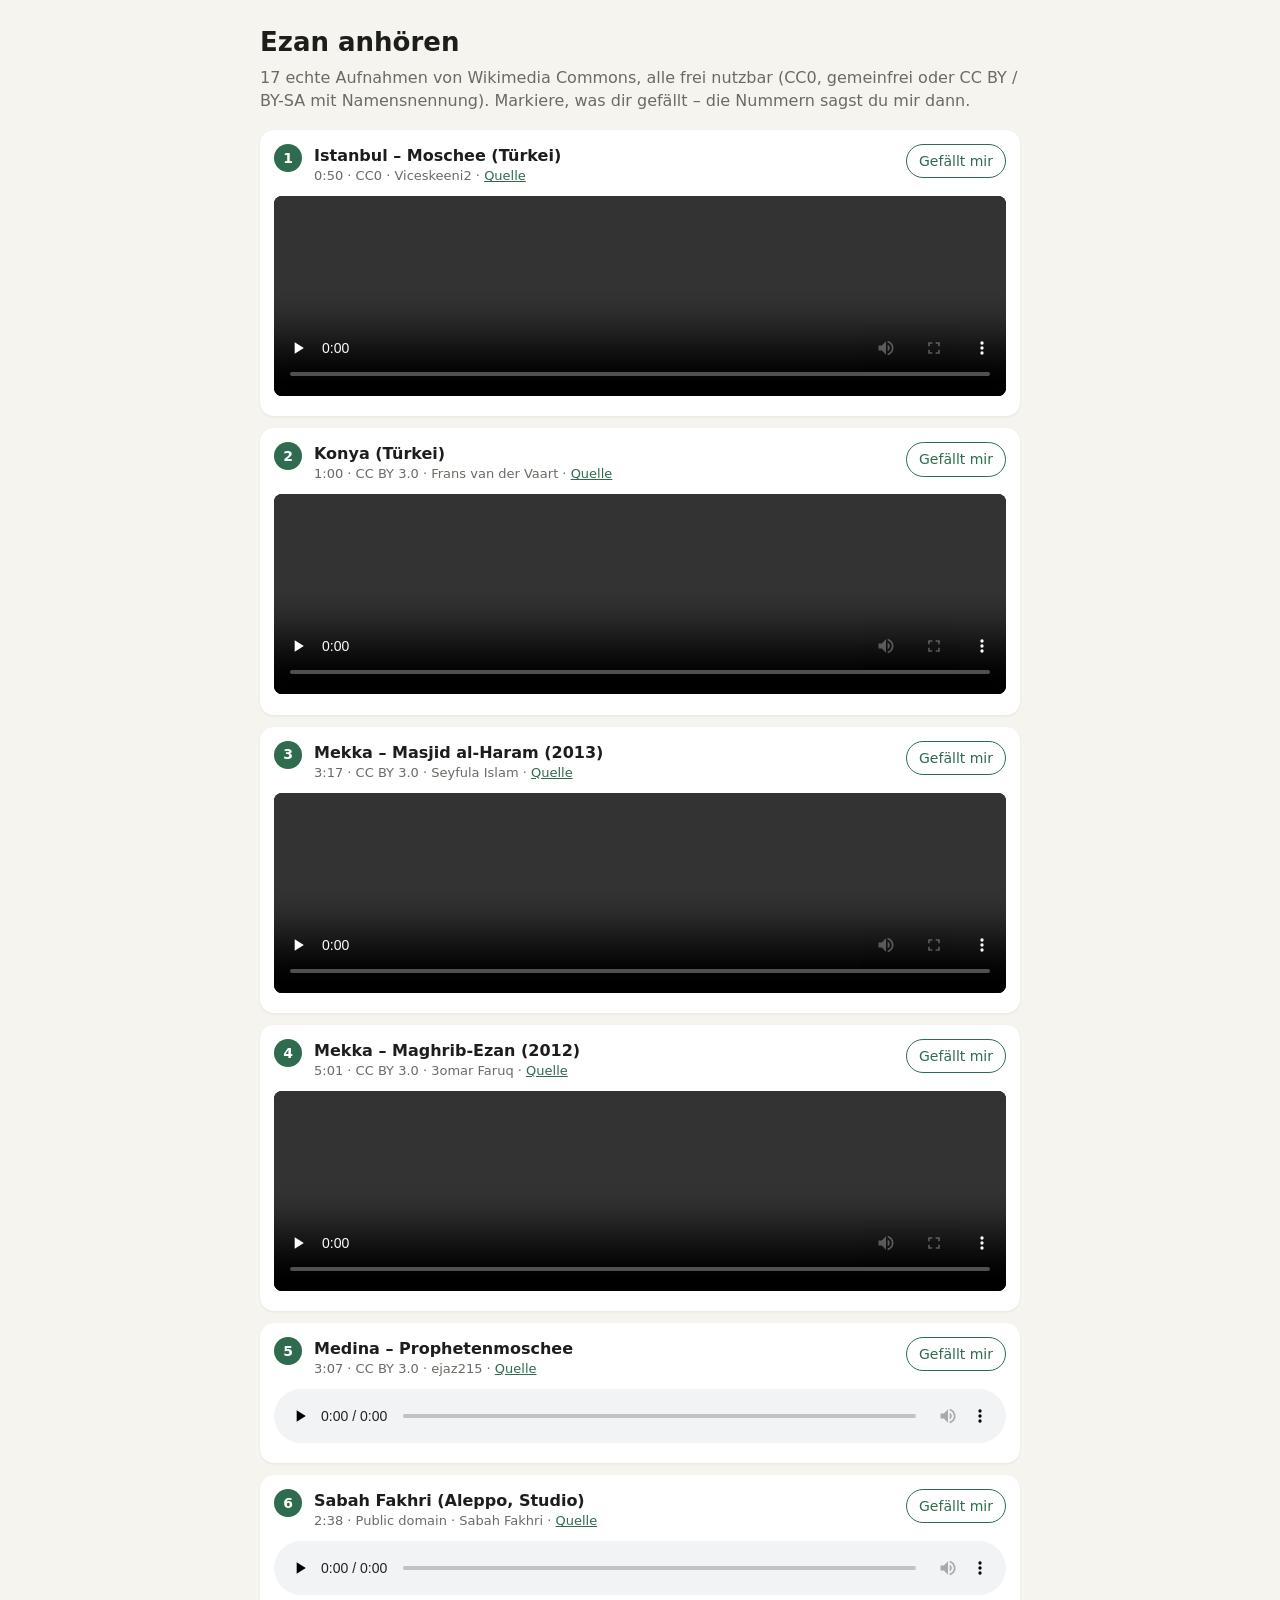
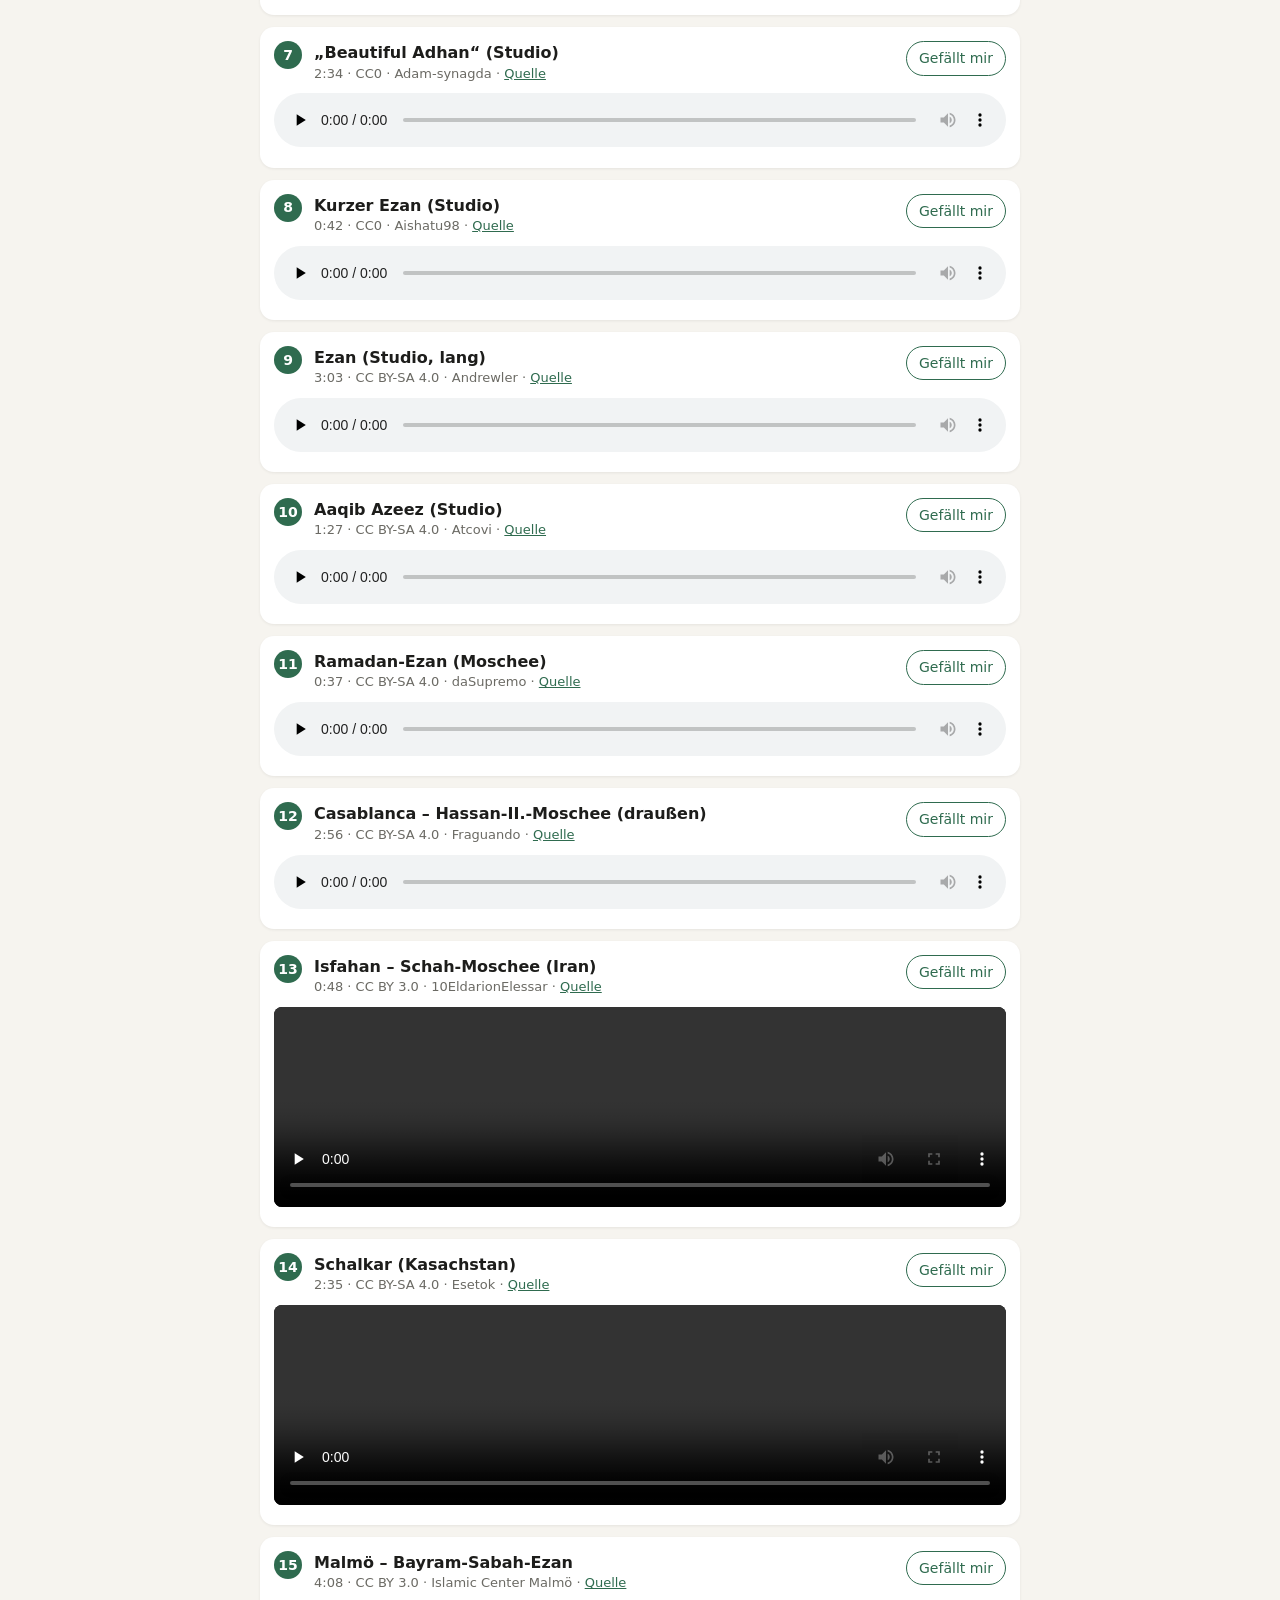
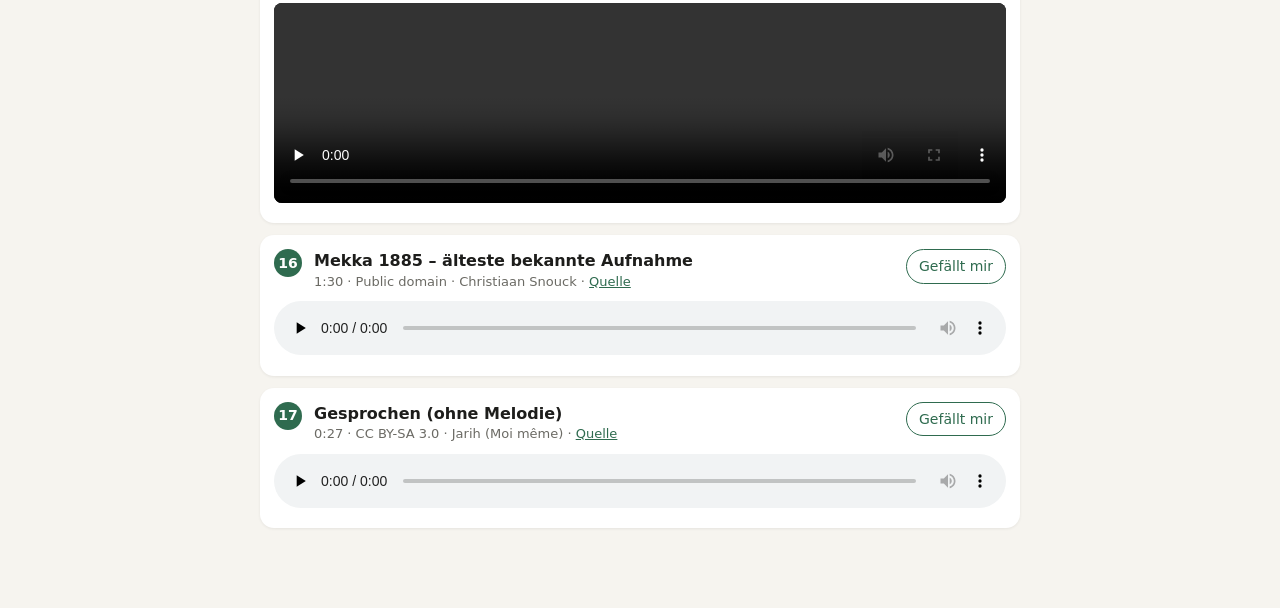
<file: werkzeuge/ezan-hoeren.html>
<!doctype html><html lang="de"><meta charset="utf-8"><meta name="viewport" content="width=device-width,initial-scale=1"><title>Ezan anhören</title>
<style>
:root{--bg:#f6f4ef;--card:#fff;--ink:#1d1d1b;--mut:#6b6a64;--acc:#2f6b4f}
@media (prefers-color-scheme:dark){:root{--bg:#151614;--card:#1f211e;--ink:#eceae4;--mut:#9c9a92;--acc:#7cc4a0}}
body{margin:0;background:var(--bg);color:var(--ink);font:16px/1.45 -apple-system,system-ui,sans-serif}
main{max-width:760px;margin:0 auto;padding:24px 16px 60px}
h1{font-size:26px;margin:0 0 4px} p{color:var(--mut);margin:0 0 18px}
ul{list-style:none;padding:0;margin:0;display:grid;gap:12px}
li{background:var(--card);border-radius:14px;padding:14px;box-shadow:0 1px 3px #0001}
.kopf{display:flex;gap:12px;align-items:flex-start;margin-bottom:10px} .kopf>div{flex:1}
.nr{min-width:28px;height:28px;border-radius:50%;background:var(--acc);color:var(--card);display:grid;place-items:center;font-weight:600;font-size:14px}
small{display:block;color:var(--mut);font-size:13px} a{color:var(--acc)}
audio,video{width:100%} video{max-height:200px;border-radius:8px;background:#000}
.fav{border:1px solid var(--acc);background:none;color:var(--acc);border-radius:20px;padding:6px 12px;font:inherit;font-size:14px;cursor:pointer;white-space:nowrap}
.fav[aria-pressed=true]{background:var(--acc);color:var(--card)}
#wahl{margin-top:20px;color:var(--mut)}
</style>
<main><h1>Ezan anhören</h1><p>17 echte Aufnahmen von Wikimedia Commons, alle frei nutzbar (CC0, gemeinfrei oder CC BY / BY-SA mit Namensnennung). Markiere, was dir gefällt – die Nummern sagst du mir dann.</p>
<ul><li data-id="1"><div class="kopf"><span class="nr">1</span><div><b>Istanbul – Moschee (Türkei)</b><small>0:50 · CC0 · Viceskeeni2 · <a href="https://commons.wikimedia.org/wiki/File:Adhan_in_Istanbul.webm" target="_blank">Quelle</a></small></div><button class="fav" aria-pressed="false">Gefällt mir</button></div><video src="https://upload.wikimedia.org/wikipedia/commons/transcoded/3/3d/Adhan_in_Istanbul.webm/Adhan_in_Istanbul.webm.360p.mpeg4.mov" controls preload="none" playsinline></video></li><li data-id="2"><div class="kopf"><span class="nr">2</span><div><b>Konya (Türkei)</b><small>1:00 · CC BY 3.0 · Frans van der Vaart · <a href="https://commons.wikimedia.org/wiki/File:Hminsec150_Konya.webm" target="_blank">Quelle</a></small></div><button class="fav" aria-pressed="false">Gefällt mir</button></div><video src="https://upload.wikimedia.org/wikipedia/commons/transcoded/2/2e/Hminsec150_Konya.webm/Hminsec150_Konya.webm.360p.mpeg4.mov" controls preload="none" playsinline></video></li><li data-id="3"><div class="kopf"><span class="nr">3</span><div><b>Mekka – Masjid al-Haram (2013)</b><small>3:17 · CC BY 3.0 · Seyfula Islam · <a href="https://commons.wikimedia.org/wiki/File:Adhan,_Great_Mosque_of_Mecca_-_Jan_21,_2013.webm" target="_blank">Quelle</a></small></div><button class="fav" aria-pressed="false">Gefällt mir</button></div><video src="https://upload.wikimedia.org/wikipedia/commons/transcoded/a/a7/Adhan%2C_Great_Mosque_of_Mecca_-_Jan_21%2C_2013.webm/Adhan%2C_Great_Mosque_of_Mecca_-_Jan_21%2C_2013.webm.360p.mpeg4.mov" controls preload="none" playsinline></video></li><li data-id="4"><div class="kopf"><span class="nr">4</span><div><b>Mekka – Maghrib-Ezan (2012)</b><small>5:01 · CC BY 3.0 · 3omar Faruq · <a href="https://commons.wikimedia.org/wiki/File:Maghrib_Adhan_at_the_Masjid_al_Haram,_Mecca_-_25_Feb,_2012.webm" target="_blank">Quelle</a></small></div><button class="fav" aria-pressed="false">Gefällt mir</button></div><video src="https://upload.wikimedia.org/wikipedia/commons/transcoded/6/6d/Maghrib_Adhan_at_the_Masjid_al_Haram%2C_Mecca_-_25_Feb%2C_2012.webm/Maghrib_Adhan_at_the_Masjid_al_Haram%2C_Mecca_-_25_Feb%2C_2012.webm.360p.mpeg4.mov" controls preload="none" playsinline></video></li><li data-id="5"><div class="kopf"><span class="nr">5</span><div><b>Medina – Prophetenmoschee</b><small>3:07 · CC BY 3.0 · ejaz215 · <a href="https://commons.wikimedia.org/wiki/File:33937_ejaz215_call-to-prayer-from-the-prophet-s-mo.ogg" target="_blank">Quelle</a></small></div><button class="fav" aria-pressed="false">Gefällt mir</button></div><audio src="https://upload.wikimedia.org/wikipedia/commons/transcoded/7/7c/33937_ejaz215_call-to-prayer-from-the-prophet-s-mo.ogg/33937_ejaz215_call-to-prayer-from-the-prophet-s-mo.ogg.mp3" controls preload="none"></audio></li><li data-id="6"><div class="kopf"><span class="nr">6</span><div><b>Sabah Fakhri (Aleppo, Studio)</b><small>2:38 · Public domain · Sabah Fakhri · <a href="https://commons.wikimedia.org/wiki/File:Call_to_prayer_by_Sabah_Fakhry.mp3" target="_blank">Quelle</a></small></div><button class="fav" aria-pressed="false">Gefällt mir</button></div><audio src="https://upload.wikimedia.org/wikipedia/commons/2/27/Call_to_prayer_by_Sabah_Fakhry.mp3" controls preload="none"></audio></li><li data-id="7"><div class="kopf"><span class="nr">7</span><div><b>„Beautiful Adhan“ (Studio)</b><small>2:34 · CC0 · Adam-synagda · <a href="https://commons.wikimedia.org/wiki/File:Beautiful_adhan.ogg" target="_blank">Quelle</a></small></div><button class="fav" aria-pressed="false">Gefällt mir</button></div><audio src="https://upload.wikimedia.org/wikipedia/commons/transcoded/b/b0/Beautiful_adhan.ogg/Beautiful_adhan.ogg.mp3" controls preload="none"></audio></li><li data-id="8"><div class="kopf"><span class="nr">8</span><div><b>Kurzer Ezan (Studio)</b><small>0:42 · CC0 · Aishatu98 · <a href="https://commons.wikimedia.org/wiki/File:Adhan.ogg" target="_blank">Quelle</a></small></div><button class="fav" aria-pressed="false">Gefällt mir</button></div><audio src="https://upload.wikimedia.org/wikipedia/commons/transcoded/e/e7/Adhan.ogg/Adhan.ogg.mp3" controls preload="none"></audio></li><li data-id="9"><div class="kopf"><span class="nr">9</span><div><b>Ezan (Studio, lang)</b><small>3:03 · CC BY-SA 4.0 · Andrewler · <a href="https://commons.wikimedia.org/wiki/File:Azan.ogg" target="_blank">Quelle</a></small></div><button class="fav" aria-pressed="false">Gefällt mir</button></div><audio src="https://upload.wikimedia.org/wikipedia/commons/transcoded/8/86/Azan.ogg/Azan.ogg.mp3" controls preload="none"></audio></li><li data-id="10"><div class="kopf"><span class="nr">10</span><div><b>Aaqib Azeez (Studio)</b><small>1:27 · CC BY-SA 4.0 · Atcovi · <a href="https://commons.wikimedia.org/wiki/File:The_Adhan_-_Muslim_Call_to_Prayer_-_Aaqib_Azeez.mp3" target="_blank">Quelle</a></small></div><button class="fav" aria-pressed="false">Gefällt mir</button></div><audio src="https://upload.wikimedia.org/wikipedia/commons/7/7d/The_Adhan_-_Muslim_Call_to_Prayer_-_Aaqib_Azeez.mp3" controls preload="none"></audio></li><li data-id="11"><div class="kopf"><span class="nr">11</span><div><b>Ramadan-Ezan (Moschee)</b><small>0:37 · CC BY-SA 4.0 · daSupremo · <a href="https://commons.wikimedia.org/wiki/File:Athan_in_Ramadan.wav" target="_blank">Quelle</a></small></div><button class="fav" aria-pressed="false">Gefällt mir</button></div><audio src="https://upload.wikimedia.org/wikipedia/commons/transcoded/6/64/Athan_in_Ramadan.wav/Athan_in_Ramadan.wav.mp3" controls preload="none"></audio></li><li data-id="12"><div class="kopf"><span class="nr">12</span><div><b>Casablanca – Hassan-II.-Moschee (draußen)</b><small>2:56 · CC BY-SA 4.0 · Fraguando · <a href="https://commons.wikimedia.org/wiki/File:Llamada_a_oraci%C3%B3n_Mezquita_Hassan_II.wav" target="_blank">Quelle</a></small></div><button class="fav" aria-pressed="false">Gefällt mir</button></div><audio src="https://upload.wikimedia.org/wikipedia/commons/transcoded/9/9c/Llamada_a_oraci%C3%B3n_Mezquita_Hassan_II.wav/Llamada_a_oraci%C3%B3n_Mezquita_Hassan_II.wav.mp3" controls preload="none"></audio></li><li data-id="13"><div class="kopf"><span class="nr">13</span><div><b>Isfahan – Schah-Moschee (Iran)</b><small>0:48 · CC BY 3.0 · 10EldarionElessar · <a href="https://commons.wikimedia.org/wiki/File:Tour_guide_recite_Adhan_in_the_Shah_mosque_in_Isfahan,_Iran.webm" target="_blank">Quelle</a></small></div><button class="fav" aria-pressed="false">Gefällt mir</button></div><video src="https://upload.wikimedia.org/wikipedia/commons/transcoded/f/ff/Tour_guide_recite_Adhan_in_the_Shah_mosque_in_Isfahan%2C_Iran.webm/Tour_guide_recite_Adhan_in_the_Shah_mosque_in_Isfahan%2C_Iran.webm.360p.mpeg4.mov" controls preload="none" playsinline></video></li><li data-id="14"><div class="kopf"><span class="nr">14</span><div><b>Schalkar (Kasachstan)</b><small>2:35 · CC BY-SA 4.0 · Esetok · <a href="https://commons.wikimedia.org/wiki/File:Adhan_in_Shalqar_mosque.webm" target="_blank">Quelle</a></small></div><button class="fav" aria-pressed="false">Gefällt mir</button></div><video src="https://upload.wikimedia.org/wikipedia/commons/transcoded/4/4f/Adhan_in_Shalqar_mosque.webm/Adhan_in_Shalqar_mosque.webm.360p.mpeg4.mov" controls preload="none" playsinline></video></li><li data-id="15"><div class="kopf"><span class="nr">15</span><div><b>Malmö – Bayram-Sabah-Ezan</b><small>4:08 · CC BY 3.0 · Islamic Center Malmö · <a href="https://commons.wikimedia.org/wiki/File:Eid_al-Fitr_Fajr_azan_at_Malm%C3%B6_Mosque_-_19_August_2012.webm" target="_blank">Quelle</a></small></div><button class="fav" aria-pressed="false">Gefällt mir</button></div><video src="https://upload.wikimedia.org/wikipedia/commons/transcoded/b/b1/Eid_al-Fitr_Fajr_azan_at_Malm%C3%B6_Mosque_-_19_August_2012.webm/Eid_al-Fitr_Fajr_azan_at_Malm%C3%B6_Mosque_-_19_August_2012.webm.360p.mpeg4.mov" controls preload="none" playsinline></video></li><li data-id="16"><div class="kopf"><span class="nr">16</span><div><b>Mekka 1885 – älteste bekannte Aufnahme</b><small>1:30 · Public domain · Christiaan Snouck · <a href="https://commons.wikimedia.org/wiki/File:Oldest_recording_of_the_Quran_1885.oga" target="_blank">Quelle</a></small></div><button class="fav" aria-pressed="false">Gefällt mir</button></div><audio src="https://upload.wikimedia.org/wikipedia/commons/transcoded/4/41/Oldest_recording_of_the_Quran_1885.oga/Oldest_recording_of_the_Quran_1885.oga.mp3" controls preload="none"></audio></li><li data-id="17"><div class="kopf"><span class="nr">17</span><div><b>Gesprochen (ohne Melodie)</b><small>0:27 · CC BY-SA 3.0 · Jarih (Moi même) · <a href="https://commons.wikimedia.org/wiki/File:Adhan_wiki.oga" target="_blank">Quelle</a></small></div><button class="fav" aria-pressed="false">Gefällt mir</button></div><audio src="https://upload.wikimedia.org/wikipedia/commons/transcoded/1/16/Adhan_wiki.oga/Adhan_wiki.oga.mp3" controls preload="none"></audio></li></ul><p id="wahl"></p></main>
<script>
const K='ezan-favs';let f=[];try{f=JSON.parse(localStorage.getItem(K)||'[]')}catch{}
const zeig=()=>{document.querySelectorAll('li').forEach(li=>li.querySelector('.fav').setAttribute('aria-pressed',f.includes(li.dataset.id)));document.getElementById('wahl').textContent=f.length?'Deine Favoriten: '+f.sort((a,b)=>a-b).join(', '):''};
document.addEventListener('click',e=>{const b=e.target.closest('.fav');if(!b)return;const id=b.closest('li').dataset.id;f=f.includes(id)?f.filter(x=>x!==id):[...f,id];try{localStorage.setItem(K,JSON.stringify(f))}catch{}zeig()});
document.addEventListener('play',e=>document.querySelectorAll('audio,video').forEach(m=>{if(m!==e.target)m.pause()}),true);
zeig();
</script></html>
</file>
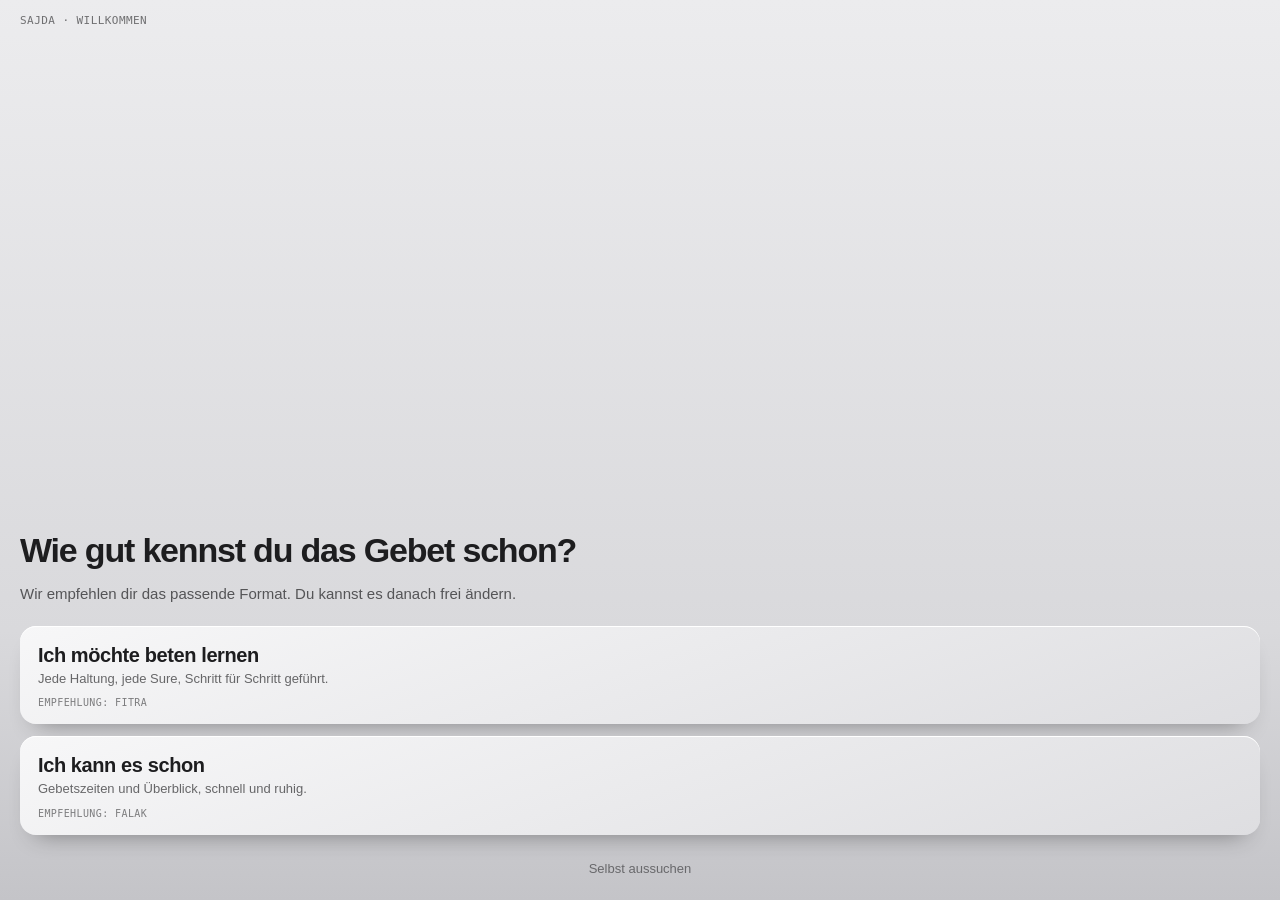
<file: web/entwurf/a.html>
<!doctype html><html lang="de"><head><meta charset="utf-8"><script>location.replace("index.html")</script><meta name="viewport" content="width=device-width,initial-scale=1,viewport-fit=cover"><title>Ufuk · Sajda</title><link rel="stylesheet" href="basis.css">
<style>
[hidden]{display:none!important}
:root{--h:58%;--mono:ui-monospace,'SF Mono',Menlo,monospace}
body{background:#0c1726;color:#fff;font-family:-apple-system,'SF Pro Display',sans-serif}
#himmel{position:fixed;inset:0;background:linear-gradient(180deg,var(--oben,#74b2e0),var(--unten,#e6f0f2) var(--h),var(--unten,#e6f0f2))}
#sterne{position:fixed;inset:0;width:100%;height:100%;pointer-events:none}
.wolke{position:fixed;border-radius:50%;background:radial-gradient(closest-side,rgb(255 255 255/.85),rgb(255 255 255/0));filter:blur(6px);pointer-events:none;opacity:var(--wolken,.6);transition:opacity 2s}
.wolke.w1{width:260px;height:70px;top:16%;animation:ziehen 340s linear infinite -120s}
.wolke.w2{width:180px;height:50px;top:27%;animation:ziehen 260s linear infinite -200s}
.wolke.w3{width:340px;height:90px;top:9%;animation:ziehen 480s linear infinite -300s;opacity:calc(var(--wolken,.6)*.7)}
.wolke.w4{width:150px;height:40px;top:38%;animation:ziehen 220s linear infinite -60s;opacity:calc(var(--wolken,.6)*.8)}
@keyframes ziehen{from{transform:translateX(-360px)}to{transform:translateX(calc(100vw + 40px))}}
#glut{position:fixed;left:-20%;right:-20%;top:calc(var(--h) - 22%);height:44%;background:radial-gradient(ellipse at var(--gx,50%) 50%,var(--glut,rgb(255 160 90/0)),transparent 62%);pointer-events:none;transition:background 1s}
#bahn{position:fixed;left:0;top:0;width:100%;height:var(--h);overflow:visible;pointer-events:none}
#bahn .weg{fill:none;stroke:#fff;stroke-opacity:.35;stroke-width:1.2;stroke-dasharray:2 7;stroke-linecap:round}
#bahn .gelaufen{fill:none;stroke:#fff;stroke-opacity:.75;stroke-width:1.6;stroke-linecap:round}
#bahn text{fill:#fff;font:600 11px -apple-system,sans-serif;text-anchor:middle;opacity:.85}
#bahn text.z{font:10px var(--mono);opacity:.7}
#bahn circle.m{fill:#fff;opacity:.7}#bahn circle.m.an{opacity:1}
#sonne{position:fixed;left:0;top:0;width:44px;height:44px;margin:-22px 0 0 -22px;border-radius:50%;background:radial-gradient(circle at 40% 38%,#fffbe8,#ffd66b 55%,#ffb347);box-shadow:0 0 30px 10px rgb(255 214 107/.55),0 0 90px 40px rgb(255 190 90/.25);will-change:transform;transition:background 1.5s,box-shadow 1.5s}
#sonne::before{content:'';position:absolute;inset:-70px;border-radius:50%;background:repeating-conic-gradient(from 0deg,rgb(255 230 170/.16) 0 6deg,transparent 6deg 18deg);-webkit-mask:radial-gradient(circle,#000 20%,transparent 70%);mask:radial-gradient(circle,#000 20%,transparent 70%);animation:strahlen 60s linear infinite}
@keyframes strahlen{to{transform:rotate(360deg)}}
#sonne.mond{background:#f4f1e6;box-shadow:inset -12px -4px 0 0 rgb(30 40 70),0 0 26px 6px rgb(220 230 255/.35)}
#sonne.mond::before{display:none}
#skyline{position:fixed;left:0;right:0;top:calc(var(--h) - 92px);z-index:1;height:96px;width:100%;pointer-events:none}
#skyline path,#skyline rect{fill:var(--silhouette,rgb(20 30 50/.55));transition:fill 1.5s}
#skyline .licht{fill:#ffcf7a;opacity:var(--lichter,0);transition:opacity 2s}
#boden{position:fixed;left:0;right:0;top:calc(var(--h) + 3px);bottom:0;background:linear-gradient(180deg,var(--silhouette,rgb(20 30 50/.55)),rgb(10 16 28/.9))}
.kopf{position:fixed;top:max(14px,env(safe-area-inset-top));left:20px;right:150px;z-index:5;text-shadow:0 1px 8px rgb(0 0 0/.25)}
.kopf b{display:block;font-size:15px;font-weight:600}.kopf small{font:10px var(--mono);letter-spacing:.08em;opacity:.8}
#gross{position:fixed;left:0;right:0;top:calc(var(--h) + 14px);text-align:center;z-index:4;text-shadow:0 2px 20px rgb(0 0 0/.18);pointer-events:none}
#gross small{display:block;font:11px var(--mono);letter-spacing:.14em;opacity:.85}
#countdown{font-size:min(24vw,104px);font-weight:200;letter-spacing:-.05em;line-height:1}
.panel{position:fixed;left:12px;right:12px;bottom:max(12px,env(safe-area-inset-bottom));z-index:6;padding:18px 16px 14px;border-radius:28px;background:rgb(255 255 255/.12);backdrop-filter:blur(26px) saturate(1.5);-webkit-backdrop-filter:blur(26px) saturate(1.5);box-shadow:inset 0 1px 0 rgb(255 255 255/.25),0 20px 50px -20px rgb(0 0 0/.5);display:flex;flex-direction:column;gap:10px}
.zeile{display:flex;justify-content:space-between;align-items:baseline}
.zeile b{font-size:24px;letter-spacing:-.03em}.zeile span{font:11px var(--mono);letter-spacing:.08em;opacity:.8}
#beten{padding:17px;border-radius:18px;background:#fff;color:#14202e;font-size:17px;font-weight:650;display:flex;align-items:center;justify-content:center;gap:10px;box-shadow:0 12px 30px -12px rgb(0 0 0/.5)}
#beten[aria-disabled=true]{background:rgb(255 255 255/.18);color:#fff}
.reihe{display:grid;grid-template-columns:1.4fr 1fr;gap:8px}
.reihe button{padding:13px 14px;border-radius:16px;background:rgb(255 255 255/.14);text-align:left;font-size:14px;font-weight:600;display:flex;justify-content:space-between;align-items:center}
.reihe button span{font:11px var(--mono);opacity:.8;font-weight:400}
.blatt{background:#f4f3f0;color:#14202e}
.kacheln{display:grid;grid-template-columns:repeat(3,1fr);gap:8px}
.kachel{aspect-ratio:1.05;border-radius:18px;background:#e9e7e1;display:flex;flex-direction:column;justify-content:space-between;padding:12px;text-align:left;font-size:14px;font-weight:600}
.kachel small{font-weight:400;opacity:.6;font-size:11px}.kachel.bald{opacity:.5}
.kz-zeile{background:#e9e7e1}.kz-zeile button{background:#14202e}
.funke{position:fixed;width:6px;height:6px;margin:-3px 0 0 -3px;border-radius:50%;background:#fff;pointer-events:none;z-index:7}
</style></head><body>
<div id="himmel"></div><canvas id="sterne"></canvas>
<div class="wolke w3"></div><div class="wolke w1"></div><div class="wolke w2"></div><div class="wolke w4"></div>
<div id="glut"></div>
<svg id="bahn" aria-hidden="true"></svg>
<div id="sonne"></div>
<svg id="skyline" viewBox="0 0 400 96" preserveAspectRatio="xMidYMax slice" aria-hidden="true">
 <path d="M0 96V78h30v-8h22v8h18V66h14v30zM330 96V70h16v-6h20v6h14v-10h20v36z"/>
 <path d="M150 96V62a50 50 0 0 1 100 0v34z"/><path d="M200 12l3 8h-6z"/><rect x="198.6" y="18" width="2.8" height="8"/>
 <path d="M120 96V70a22 22 0 0 1 44 0v26zM236 96V70a22 22 0 0 1 44 0v26z"/>
 <rect x="104" y="20" width="8" height="76"/><path d="M102 22h12l-6-14z"/><rect x="101" y="40" width="14" height="3"/>
 <rect x="288" y="20" width="8" height="76"/><path d="M286 22h12l-6-14z"/><rect x="285" y="40" width="14" height="3"/>
 <path d="M84 96V82h24v14zM292 96V82h24v14z"/>
 <rect class="licht" x="106.5" y="50" width="3" height="5"/><rect class="licht" x="290.5" y="50" width="3" height="5"/><rect class="licht" x="196" y="74" width="8" height="12" rx="4"/><rect class="licht" x="134" y="80" width="5" height="8" rx="2.5"/><rect class="licht" x="261" y="80" width="5" height="8" rx="2.5"/>
</svg>
<div id="boden"></div>
<div class="kopf"><b id="ort"></b><small id="hijri"></small></div>
<div id="gross"><small id="bisText"></small><div id="countdown" class="num"></div></div>
<div class="panel">
 <div class="zeile"><b id="gName"></b><span id="gZeit" class="num"></span></div>
 <button id="beten" class="press"></button>
 <div class="reihe"><button id="kazaPille" class="press">Kaza<span id="kazaText" class="num"></span></button><button id="mehrKnopf" class="press">Mehr<span>6</span></button></div>
</div>
<div class="blatt" id="mehrBlatt"><div class="griff"></div><h2>Mehr</h2><div class="kacheln" id="kacheln"></div></div>
<div class="blatt" id="kazaBlatt"><div class="griff"></div><h2>Kaza</h2><p style="margin:-6px 0 0;opacity:.6;font-size:14px" id="kazaBlattText"></p><div id="kazaBox"></div></div>
<script src="basis.js"></script>
<script>
// Ufuk: der Himmel als Uhr. Sonne/Mond auf der Bahn, Wolken, Sterne, Glut am Horizont, Moschee-Silhouette mit Lichtern.
let W=innerWidth,H=innerHeight,horizont=0;
function masse(){W=innerWidth;H=innerHeight;horizont=H*.58;const c=$('sterne');c.width=W*devicePixelRatio;c.height=H*devicePixelRatio;bahnBauen()}
// Bahn: Halbellipse vom linken zum rechten Horizont
const P=t=>[W*.06+W*.88*t,horizont-8-(horizont*.62)*Math.sin(Math.PI*t)];
function bahnBauen(){if(!TAG)return;const T=TAG.T,svg=$('bahn');svg.setAttribute('viewBox','0 0 '+W+' '+horizont);let d='';for(let i=0;i<=80;i++){const p=P(i/80);d+=(i?'L':'M')+p[0].toFixed(1)+' '+p[1].toFixed(1)}
 const tag=T[4]-T[1],tp=i=>(T[i]-T[1])/tag;
 const marke=(i,t,unten)=>{const p=P(t);return'<circle class="m" data-i="'+i+'" cx="'+p[0]+'" cy="'+p[1]+'" r="3.5"/><text x="'+p[0]+'" y="'+(p[1]+(unten?18:-12))+'">'+KURZ[i]+'</text><text class="z" x="'+p[0]+'" y="'+(p[1]+(unten?31:-25))+'">'+hm(T[i])+'</text>'};
 svg.innerHTML='<path class="weg" d="'+d+'"/><path class="gelaufen" id="gelaufen"/>'+marke(1,.035,false)+marke(2,tp(2),false)+marke(3,tp(3),false)+marke(4,.965,false)}
// Sterne: funkeln nachts, ab und zu eine Sternschnuppe
const sterne=Array.from({length:140},()=>({x:Math.random(),y:Math.random()*.6,r:Math.random()*1.2+.3,p:Math.random()*6.3,s:.6+Math.random()*1.6}));let nachtAnteil=0,schnuppe=null;
function sterneMalen(t){const c=$('sterne'),x=c.getContext('2d'),k=devicePixelRatio;x.clearRect(0,0,c.width,c.height);if(nachtAnteil<.02)return;
 for(const s of sterne){const a=nachtAnteil*(.45+.55*Math.sin(t/1000*s.s+s.p));x.globalAlpha=Math.max(0,a);x.fillStyle='#fff';x.beginPath();x.arc(s.x*W*k,s.y*H*k,s.r*k,0,7);x.fill()}
 if(!schnuppe&&Math.random()<.0025*nachtAnteil)schnuppe={x:Math.random()*W*.7+W*.2,y:Math.random()*H*.25,t};
 if(schnuppe){const f=(t-schnuppe.t)/900;if(f>1)schnuppe=null;else{x.globalAlpha=(1-f)*nachtAnteil;x.strokeStyle='#fff';x.lineWidth=1.4*k;x.beginPath();
  const sx=(schnuppe.x-f*160)*k,sy=(schnuppe.y+f*90)*k;x.moveTo(sx,sy);x.lineTo(sx+60*k,sy-34*k);x.stroke()}}x.globalAlpha=1}
function zeichnen(){if(!TAG)return;const l=lage(),T=TAG.T,[o,u]=farben(l.m),r=document.documentElement;r.style.setProperty('--oben',o);r.style.setProperty('--unten',u);
 const tag=T[4]-T[1],istTag=l.m>=T[1]&&l.m<=T[4];let t,p;
 if(istTag){t=(l.m-T[1])/tag;p=P(t)}else{const lang=1440-tag,seit=(l.m-T[4]+1440)%1440;t=seit/lang;const q=P(t);p=[q[0],horizont-8-(horizont-8-q[1])*.75]}
 const so=$('sonne');so.className=istTag?'':'mond';so.style.transform='translate('+p[0]+'px,'+p[1]+'px)';
 if(istTag){let d='';for(let i=0;i<=60;i++){const q=P(i/60*t);d+=(i?'L':'M')+q[0].toFixed(1)+' '+q[1].toFixed(1)}$('gelaufen').setAttribute('d',d)}else $('gelaufen').setAttribute('d','');
 document.querySelectorAll('#bahn circle.m').forEach(c=>c.classList.toggle('an',+c.dataset.i===l.fenster));
 nachtAnteil=istTag?0:Math.min(1,Math.min((l.m-T[4]+1440)%1440,(T[1]-l.m+1440)%1440)/50);
 r.style.setProperty('--wolken',(istTag?.65:.12).toFixed(2));
 const nahAuf=Math.max(0,1-Math.abs(l.m-T[1])/50),nahUnter=Math.max(0,1-Math.abs(l.m-T[4])/50),glut=Math.max(nahAuf,nahUnter);
 r.style.setProperty('--glut','rgb(255 150 80/'+(glut*.6).toFixed(2)+')');r.style.setProperty('--gx',nahAuf>nahUnter?'10%':'90%');
 r.style.setProperty('--lichter',(nachtAnteil*.95+glut*.4).toFixed(2));
 r.style.setProperty('--silhouette',nachtAnteil>.5?'rgb(4 8 16/.85)':'rgb(20 30 50/'+(.45+glut*.25).toFixed(2)+')');
 $('ort').textContent=TAG.stadt+' · '+new Date().toLocaleDateString('de-DE',{weekday:'long',day:'numeric',month:'long'});$('hijri').textContent=TAG.hijri.toUpperCase();
 $('bisText').textContent='BIS '+(l.naechst===1?'SONNENAUFGANG':NAMEN[l.naechst].toUpperCase())+' · '+hm(l.um);rollen($('countdown'),dauer(l.rest));
 const g=l.gebet;$('gName').textContent=g===null?(l.kerahat?'Kurze Pause':'Vormittag'):NAMEN[g];$('gZeit').textContent=g===null?'':'BIS '+hm(l.ende);
 const b=$('beten');if(g===null){b.setAttribute('aria-disabled','true');b.textContent=l.kerahat?'Gerade keine Gebetszeit · ab '+hm(l.kerahat.bis):'Kein Pflichtgebet · Kaza möglich'}
 else{b.removeAttribute('aria-disabled');b.innerHTML=icon('play')+'<span>Jetzt beten</span>'}
 const off=kazaOffen();$('kazaText').textContent=l.kerahat?'AB '+hm(l.kerahat.bis):off?zahl(off)+' OFFEN':'EINRICHTEN';
 $('kazaBlattText').textContent=zahl(kazaErledigt())+' nachgeholt · '+zahl(off)+' offen'}
// Funken aus der Sonne beim Beten
function funken(){const r=$('sonne').getBoundingClientRect(),x=r.left+r.width/2,y=r.top+r.height/2;for(let i=0;i<26;i++){const f=document.createElement('i');f.className='funke';f.style.left=x+'px';f.style.top=y+'px';document.body.append(f);
 const w=Math.random()*6.28,d=60+Math.random()*120;f.animate([{transform:'none',opacity:1},{transform:'translate('+Math.cos(w)*d+'px,'+Math.sin(w)*d+'px) scale(.3)',opacity:0}],{duration:900+Math.random()*500,easing:'cubic-bezier(.2,.8,.2,1)'}).onfinish=()=>f.remove()}}
const KACHELN=[['drop','Abdest','Waschung'],['drop','Gusül','Ganzkörper'],['book','Lernen','Suren, Tempo'],['beads','Tesbihat','33 · 33 · 33'],['book','Duas','bald',1],['bell','Ezan','Erinnerung · bald',1]];
$('kacheln').replaceChildren(...KACHELN.map(([i,n,s,bald])=>{const b=document.createElement('button');b.className='kachel press'+(bald?' bald':'');b.innerHTML=icon(i)+'<span>'+n+'<br><small>'+s+'</small></span>';b.onclick=haptik;return b}));
const mehr=blatt($('mehrBlatt')),kaza=blatt($('kazaBlatt'));
$('mehrKnopf').onclick=mehr.auf;$('kazaPille').onclick=()=>{kazaListe($('kazaBox'),zeichnen);kaza.auf()};
$('beten').onclick=()=>{if($('beten').getAttribute('aria-disabled'))return haptik();haptik();funken();setTimeout(()=>toast('Gebet startet (Prototyp)',()=>{}),600)};
addEventListener('resize',()=>{masse();zeichnen()});
(function loop(t){sterneMalen(t);requestAnimationFrame(loop)})(0);
zeitenLaden().then(()=>{masse();zeichnen();setInterval(()=>{if(demoMinute===null)zeichnen()},1000);umschalter('a',zeichnen)});
</script></body></html>
</file>
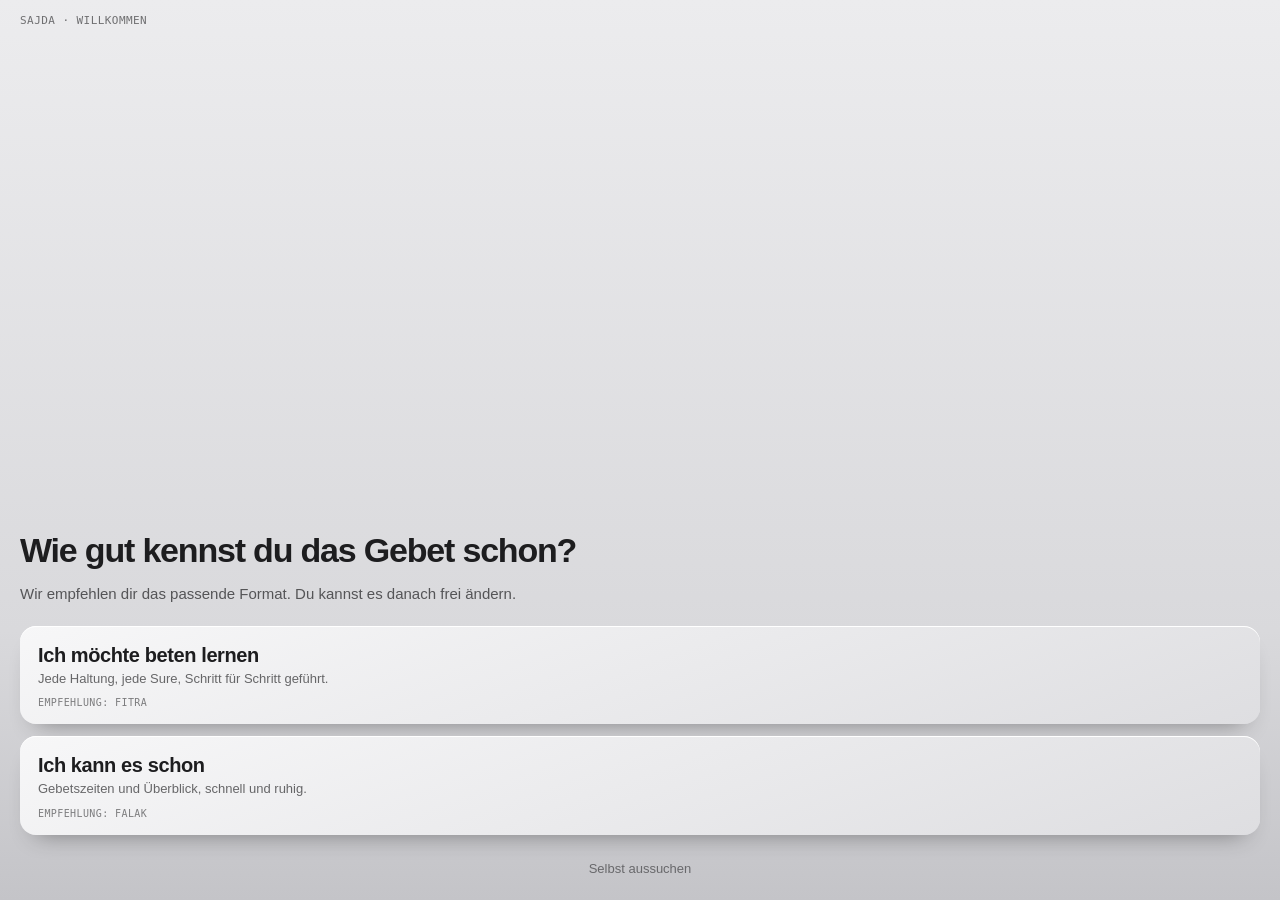
<file: web/entwurf/b.html>
<!doctype html><html lang="de"><head><meta charset="utf-8"><script>location.replace("index.html")</script><meta name="viewport" content="width=device-width,initial-scale=1,viewport-fit=cover"><title>Entwurf B · Karten</title><link rel="stylesheet" href="basis.css">
<style>
.kopf{padding-right:120px}
.kopf small{display:block;font-size:13px;color:var(--muted);text-transform:capitalize}
.kopf h1{margin:2px 0 0;font-size:32px;letter-spacing:-.03em}
.stapel{flex:1;min-height:0;display:grid;grid-template-columns:1fr 1fr;grid-template-rows:1.55fr 1fr .8fr .8fr;gap:10px;margin-top:14px}
.karte{position:relative;border-radius:26px;padding:16px;text-align:left;display:flex;flex-direction:column;justify-content:space-between;background:var(--card);border:1px solid var(--line);box-shadow:0 6px 22px rgb(32 61 52/6%);overflow:hidden;min-height:0}
.karte .titel{font-size:15px;font-weight:650;display:flex;align-items:center;gap:8px}
.karte small{color:var(--muted);font-size:13px}
.karte.gebet{grid-column:1/-1;background:linear-gradient(160deg,var(--oben),var(--unten));color:var(--text);border:0}
.karte.gebet small{color:inherit;opacity:.8}
#gUm{display:block}#gCount{font-size:58px;font-weight:300;letter-spacing:-.04em}
.punkte{display:flex;justify-content:space-between;font-size:11px;opacity:.85}
.punkte span{display:flex;flex-direction:column;align-items:center;gap:4px}
.punkte i{width:7px;height:7px;border-radius:50%;background:currentColor;opacity:.35}
.punkte .jetzt i{opacity:1;box-shadow:0 0 0 4px rgb(255 255 255/30%)}
.karte.kaza{grid-column:1/-1}
.kaza-zahl{font-size:30px;font-weight:700;letter-spacing:-.03em}
.balken{height:6px;border-radius:9px;background:var(--soft);overflow:hidden}.balken div{height:100%;background:var(--accent);border-radius:inherit}
.karte.bald{opacity:.6;border-style:dashed;box-shadow:none}
.detail{position:fixed;inset:0;z-index:20;background:var(--card);padding:max(14px,env(safe-area-inset-top)) 20px max(16px,env(safe-area-inset-bottom));display:flex;flex-direction:column;gap:14px}
.detail[hidden]{display:none}
.detail.gebet{background:linear-gradient(170deg,var(--oben),var(--unten));color:var(--text)}
.dkopf{display:flex;align-items:center;justify-content:space-between;padding-right:120px}
.zu{width:40px;height:40px;border-radius:50%;display:grid;place-items:center;background:rgb(32 61 52/8%)}
.gebet .zu{background:rgb(255 255 255/20%)}
.detail h2{margin:0;font-size:30px;letter-spacing:-.03em}
.zeiten{display:grid;gap:6px;flex:1;align-content:center}
.zeit{display:flex;justify-content:space-between;padding:14px 18px;border-radius:18px;background:rgb(255 255 255/14%);font-size:18px}
.zeit.jetzt{background:rgb(255 255 255/32%);font-weight:700}
.los{padding:18px;border-radius:22px;background:var(--accent);color:#fff;font-size:18px;font-weight:650;display:flex;justify-content:center;gap:10px;align-items:center}
.gebet .los{background:rgb(255 255 255/90%);color:#183c33}
::view-transition-group(*){animation-duration:.55s;animation-timing-function:var(--spring)}
::view-transition-old(*),::view-transition-new(*){animation-duration:.3s;height:100%;object-fit:cover}
</style></head><body>
<div class="screen" id="seite">
 <div class="kopf"><small id="datum"></small><h1 id="gruss"></h1></div>
 <div class="stapel">
  <button class="karte gebet press" id="kGebet" data-detail="gebet"><small id="gNaechst"></small><div><div id="gCount" class="num"></div><small id="gUm" class="num"></small></div><div class="punkte" id="gPunkte"></div></button>
  <button class="karte kaza press" id="kKaza" data-detail="kaza"><span class="titel">Kaza</span><div style="display:flex;align-items:baseline;gap:8px"><span class="kaza-zahl num" id="kZahl"></span><small id="kText"></small></div><div class="balken"><div id="kBalken"></div></div></button>
  <button class="karte press" data-detail="lernen"><span class="titel" id="lIcon">Lernen</span><small>Suren · Tempo</small></button>
  <button class="karte press" data-detail="abdest"><span class="titel" id="aIcon">Abdest</span><small>Waschung · Gusül</small></button>
  <button class="karte bald press"><span class="titel">Duas · Dhikr</span><small>bald</small></button>
  <button class="karte bald press"><span class="titel">Ezan</span><small>Erinnerung · bald</small></button>
 </div>
</div>
<div class="detail" id="detail" hidden></div>
<script src="basis.js"></script>
<script>
function zeichnen(){const l=lage(),[o,u]=farben(l.m),dunkel=l.m<TAG.T[1]-10||l.m>TAG.T[4]+10;
 for(const el of [document.documentElement]){el.style.setProperty('--oben',o);el.style.setProperty('--unten',u);el.style.setProperty('--text',dunkel?'#f4f1e8':'#183c33')}
 const h=new Date().getHours();$('gruss').textContent=h<11?'Guten Morgen':h<17?'Guten Tag':'Guten Abend';
 $('datum').textContent=new Date().toLocaleDateString('de-DE',{weekday:'long',day:'numeric',month:'long'})+' · '+TAG.hijri;
 $('gNaechst').textContent=(l.naechst===1?'Sonnenaufgang':NAMEN[l.naechst])+' in';rollen($('gCount'),dauer(l.rest));$('gUm').textContent='um '+hm(l.um)+' · '+TAG.stadt;
 $('gPunkte').innerHTML=KURZ.map((k,i)=>'<span class="'+(i===l.fenster?'jetzt':'')+'"><i></i>'+k+'</span>').join('');
 const offen=kazaOffen(),fertig=kazaErledigt();$('kZahl').textContent=zahl(offen);$('kText').textContent=offen?'offen · '+zahl(fertig)+' nachgeholt':'einrichten';
 $('kBalken').style.width=(offen+fertig?fertig/(offen+fertig)*100:0)+'%';const d=$('detail');if(!d.hidden&&d.dataset.art==='gebet'&&d.dataset.fenster!=String(l.fenster)){d.dataset.fenster=l.fenster;detailGebet()}}
$('lIcon').insertAdjacentHTML('afterbegin',icon('book'));$('aIcon').insertAdjacentHTML('afterbegin',icon('drop'));
function detailGebet(){const l=lage(),d=$('detail');d.className='detail gebet';
 d.innerHTML='<div class="dkopf"><h2>Heute</h2><button class="zu press" aria-label="Schließen">'+icon('x')+'</button></div><div class="zeiten">'+
  TAG.T.map((t,i)=>'<div class="zeit num'+(i===l.fenster?' jetzt':'')+'"><span>'+NAMEN[i]+'</span><span>'+hm(t)+'</span></div>').join('')+'</div>'+
  (l.gebet===null?'<div class="los" style="opacity:.7">'+(l.kerahat?'Gerade keine Gebetszeit · ab '+hm(l.kerahat.bis):'Kein Pflichtgebet gerade')+'</div>':'<button class="los press">'+icon('play')+'Beginnen · '+NAMEN[l.gebet]+'</button>');d.querySelector('.zu').onclick=zu}
function detailKaza(){const d=$('detail');d.className='detail';
 d.innerHTML='<div class="dkopf"><h2>Kaza</h2><button class="zu press" aria-label="Schließen">'+icon('x')+'</button></div><div style="display:flex;align-items:baseline;gap:10px"><span class="kaza-zahl num" id="dFertig" style="font-size:48px"></span><small style="color:var(--muted);font-size:16px">nachgeholt</small></div><div class="balken"><div id="dBalken"></div></div><div id="dListe"></div><small style="text-align:center;color:var(--muted);margin-top:auto">Nur auf diesem Gerät gespeichert</small>';
 const neu=()=>{const o=kazaOffen(),f=kazaErledigt();rollen($('dFertig'),zahl(f));$('dBalken').style.width=(o+f?f/(o+f)*100:0)+'%';zeichnen()};kazaListe($('dListe'),neu);neu()}
function detailLeer(name){const d=$('detail');d.className='detail';d.innerHTML='<div class="dkopf"><h2>'+name+'</h2><button class="zu press" aria-label="Schließen">'+icon('x')+'</button></div><p style="color:var(--muted)">Hier öffnet sich der bestehende Bereich. Im Prototyp nur angedeutet.</p>'}
// Karte wächst zur Seite: View Transitions, sonst einfaches Einblenden
let offeneKarte=null;
function wechsel(fn){if(document.startViewTransition&&!matchMedia('(prefers-reduced-motion: reduce)').matches)return document.startViewTransition(fn);fn()}
function auf(karte){const art=karte.dataset.detail;if(!art)return haptik();haptik();offeneKarte=karte;karte.style.viewTransitionName='karte';
 wechsel(()=>{karte.style.viewTransitionName='';const d=$('detail');d.dataset.art=art;({gebet:detailGebet,kaza:detailKaza,lernen:()=>detailLeer('Lernen'),abdest:()=>detailLeer('Abdest')})[art]();d.style.viewTransitionName='karte';d.hidden=false;d.querySelector('.zu').onclick=zu})}
function zu(){const d=$('detail');if(d.hidden)return;haptik();wechsel(()=>{d.hidden=true;d.style.viewTransitionName='';if(offeneKarte)offeneKarte.style.viewTransitionName='karte'})?.finished.then(()=>{if(offeneKarte)offeneKarte.style.viewTransitionName=''})}
document.querySelectorAll('.karte').forEach(k=>k.onclick=()=>auf(k));
// nach unten oder von links wischen schließt
let p=null;$('detail').addEventListener('pointerdown',e=>p=[e.clientX,e.clientY]);$('detail').addEventListener('pointerup',e=>{if(!p)return;const dx=e.clientX-p[0],dy=e.clientY-p[1];if(dy>90||(p[0]<40&&dx>80))zu();p=null});
zeitenLaden().then(()=>{zeichnen();setInterval(()=>{if(demoMinute===null)zeichnen()},1000);umschalter('b',zeichnen)});
</script></body></html>
</file>
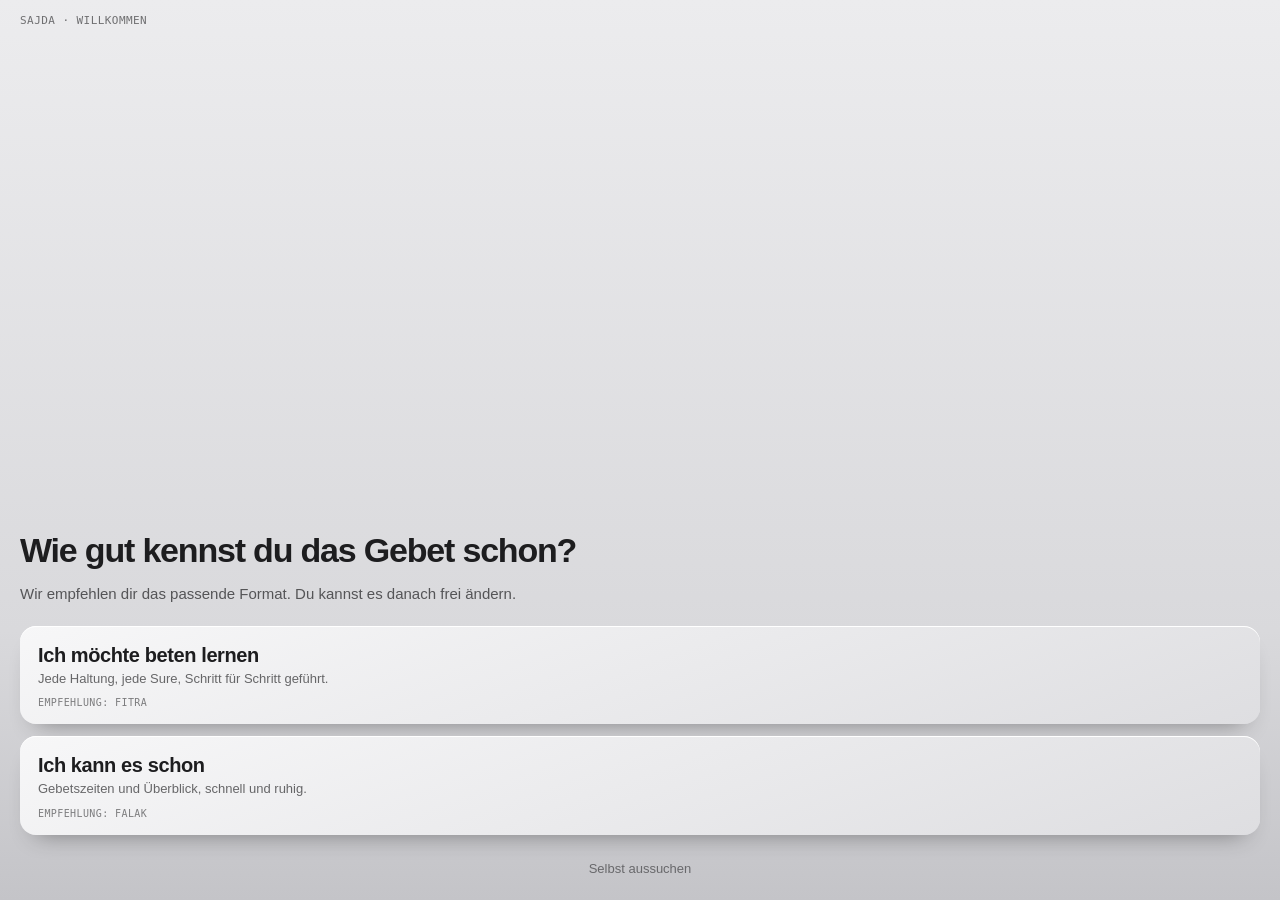
<file: web/entwurf/c.html>
<!doctype html><html lang="de"><head><meta charset="utf-8"><script>location.replace("index.html")</script><meta name="viewport" content="width=device-width,initial-scale=1,viewport-fit=cover"><title>Waqt · Sajda</title><link rel="stylesheet" href="basis.css">
<style>
:root{--hell:#f3f3f1;--dunkel:#e3e3e0;--ink:#161617;--gruen:#1f4d3f;--mono:ui-monospace,'SF Mono',Menlo,monospace}
body{background:var(--hell);color:var(--ink);font-family:-apple-system,'SF Pro Display',sans-serif;transition:background 1.2s,color 1.2s}
body.nacht{--hell:#0e0e0f;--dunkel:#1b1b1d;--ink:#ededeb;--gruen:#9fd3bd}
/* der Bildschirm ist der Balken: die Fläche steigt, während die Gebetszeit vergeht */
#flut{position:fixed;left:0;right:0;bottom:0;height:0;background:var(--dunkel);transition:height 1.2s cubic-bezier(.2,.8,.2,1),background 1.2s}
#flut::before{content:'';position:absolute;left:0;right:0;top:-1px;height:1px;background:var(--ink);opacity:.18}
.mono{font-family:var(--mono);font-size:11px;letter-spacing:.14em}
#oben{position:fixed;top:max(18px,env(safe-area-inset-top));left:24px;right:140px;opacity:.55;transition:opacity .6s}
#mitte{position:fixed;inset:0;display:flex;flex-direction:column;align-items:center;justify-content:center;gap:4px;pointer-events:none}
#zahl{font-size:min(31vw,150px);font-weight:100;letter-spacing:-.06em;line-height:.9;font-variant-numeric:tabular-nums}
#zahl .roll span.neu{animation:rollW .9s cubic-bezier(.2,.8,.2,1)}
@keyframes rollW{from{transform:translateY(40%);opacity:0;filter:blur(6px)}}
#wort{font-size:17px;font-weight:400;opacity:.6;letter-spacing:-.01em}
#zeiten{position:fixed;left:24px;right:24px;bottom:calc(max(18px,env(safe-area-inset-bottom)) + 44px);display:flex;justify-content:space-between;opacity:0;transform:translateY(8px);transition:opacity .6s,transform .8s cubic-bezier(.2,.8,.2,1);pointer-events:none}
#zeiten.an{opacity:1;transform:none}
#zeiten span{display:flex;flex-direction:column;align-items:center;gap:4px;opacity:.45}
#zeiten span.an{opacity:1;color:var(--gruen)}
#zeiten b{font-size:12px;font-weight:600}
#unten{position:fixed;left:0;right:0;bottom:max(18px,env(safe-area-inset-bottom));text-align:center;opacity:.4;transition:opacity .6s}
/* Halten zum Beginnen */
#ring{position:fixed;width:120px;height:120px;margin:-60px 0 0 -60px;pointer-events:none;opacity:0;transform:scale(.6);transition:opacity .25s,transform .5s cubic-bezier(.2,.8,.2,1)}
#ring.an{opacity:1;transform:none}
#ring circle{fill:none;stroke:var(--gruen);stroke-width:1.5;stroke-linecap:round}
#ring .spur{stroke:var(--ink);opacity:.1}
#ring .voll{stroke-dasharray:352;stroke-dashoffset:352;transform:rotate(-90deg);transform-origin:center}
#ring.an .voll{transition:stroke-dashoffset .9s linear;stroke-dashoffset:0}
#blende{position:fixed;inset:0;background:var(--gruen);opacity:0;pointer-events:none;display:grid;place-items:center;color:#fff}
#blende p{margin:0;font-family:var(--mono);font-size:11px;letter-spacing:.2em;opacity:0}
.toast{background:var(--ink);color:var(--hell)}
</style></head><body>
<div id="flut"></div>
<div id="oben" class="mono"></div>
<div id="mitte"><div id="zahl"></div><div id="wort"></div></div>
<div id="zeiten" class="mono"></div>
<div id="unten" class="mono"></div>
<svg id="ring" viewBox="0 0 120 120"><circle class="spur" cx="60" cy="60" r="56"/><circle class="voll" cx="60" cy="60" r="56"/></svg>
<div id="blende"><p id="blendeText"></p></div>
<script src="basis.js"></script>
<script>
// Waqt: nur die Zeit. Antippen zeigt kurz den Tag, Halten beginnt das Gebet.
let zeitenUhr=0;
function zeichnen(){const l=lage(),T=TAG.T,nacht=l.m<T[1]-10||l.m>T[4]+10;document.body.classList.toggle('nacht',nacht);
 const g=l.gebet;$('oben').textContent='WAQT · '+(g===null?(l.kerahat?'KERAHAT':'VORMITTAG'):KURZ[g].toUpperCase());
 let rest,wort;
 if(g!==null){rest=l.ende-l.m;wort=NAMEN[g]+' · noch bis '+hm(l.ende)}
 else{rest=l.rest;wort=(l.kerahat?'Kurze Pause · ':'')+(l.naechst===1?'Sonnenaufgang':NAMEN[l.naechst])+' um '+hm(l.um)}
 rollen($('zahl'),dauer(rest).replace(' min',''));$('wort').textContent=wort;
 // Fläche: wie viel vom Fenster schon vergangen ist
 let anteil=0;if(g!==null){const von=g===5&&l.m<T[0]?T[5]-1440:T[g];anteil=(l.m-von)/(l.ende-von)}
 $('flut').style.height=(Math.max(0,Math.min(1,anteil))*100).toFixed(2)+'%';
 $('unten').textContent=g===null?'ANTIPPEN · DER TAG':'HALTEN ZUM BEGINNEN';
 $('zeiten').innerHTML=T.map((t,i)=>'<span class="'+(i===l.fenster?'an':'')+'"><b>'+KURZ[i]+'</b>'+hm(t)+'</span>').join('')}
// Antippen: Zeiten kurz einblenden
function tagZeigen(){haptik();$('zeiten').classList.add('an');$('unten').style.opacity=0;clearTimeout(zeitenUhr);zeitenUhr=setTimeout(()=>{$('zeiten').classList.remove('an');$('unten').style.opacity=''},2600)}
// Halten: Ring füllt sich unter dem Finger, dann Blende
let halten=null;
document.addEventListener('pointerdown',e=>{if(e.target.closest('.wahl,.regler,.toast'))return;const l=lage();const r=$('ring');r.style.left=e.clientX+'px';r.style.top=e.clientY+'px';
 halten={t:performance.now(),x:e.clientX,y:e.clientY,ok:l.gebet!==null};if(!halten.ok)return;
 halten.uhr=setTimeout(()=>{r.classList.add('an');haptik()},180);halten.fertig=setTimeout(()=>beginnen(),180+900)});
const loslassen=e=>{if(!halten)return;clearTimeout(halten.uhr);clearTimeout(halten.fertig);$('ring').classList.remove('an');const kurz=performance.now()-halten.t<260;halten=null;if(kurz&&e.type==='pointerup')tagZeigen()};
document.addEventListener('pointerup',loslassen);document.addEventListener('pointercancel',loslassen);
document.addEventListener('pointermove',e=>{if(halten&&Math.hypot(e.clientX-halten.x,e.clientY-halten.y)>14)loslassen(e)});
function beginnen(){const l=lage(),g=l.gebet;halten=null;$('ring').classList.remove('an');haptik();setTimeout(haptik,110);
 const b=$('blende');$('blendeText').textContent=NAMEN[g].toUpperCase()+' · BISMILLAH';
 b.animate([{opacity:0},{opacity:1,offset:.25},{opacity:1,offset:.7},{opacity:0}],{duration:2200,easing:'ease-in-out'});
 $('blendeText').animate([{opacity:0,letterSpacing:'.5em'},{opacity:1,letterSpacing:'.2em',offset:.4},{opacity:1,offset:.7},{opacity:0}],{duration:2200,easing:'ease-out'});
 setTimeout(()=>toast(NAMEN[g]+' startet (Prototyp)',()=>{}),2000)}
document.addEventListener('contextmenu',e=>e.preventDefault());
zeitenLaden().then(()=>{zeichnen();setInterval(()=>{if(demoMinute===null)zeichnen()},1000);umschalter('c',zeichnen)});
</script></body></html>
</file>
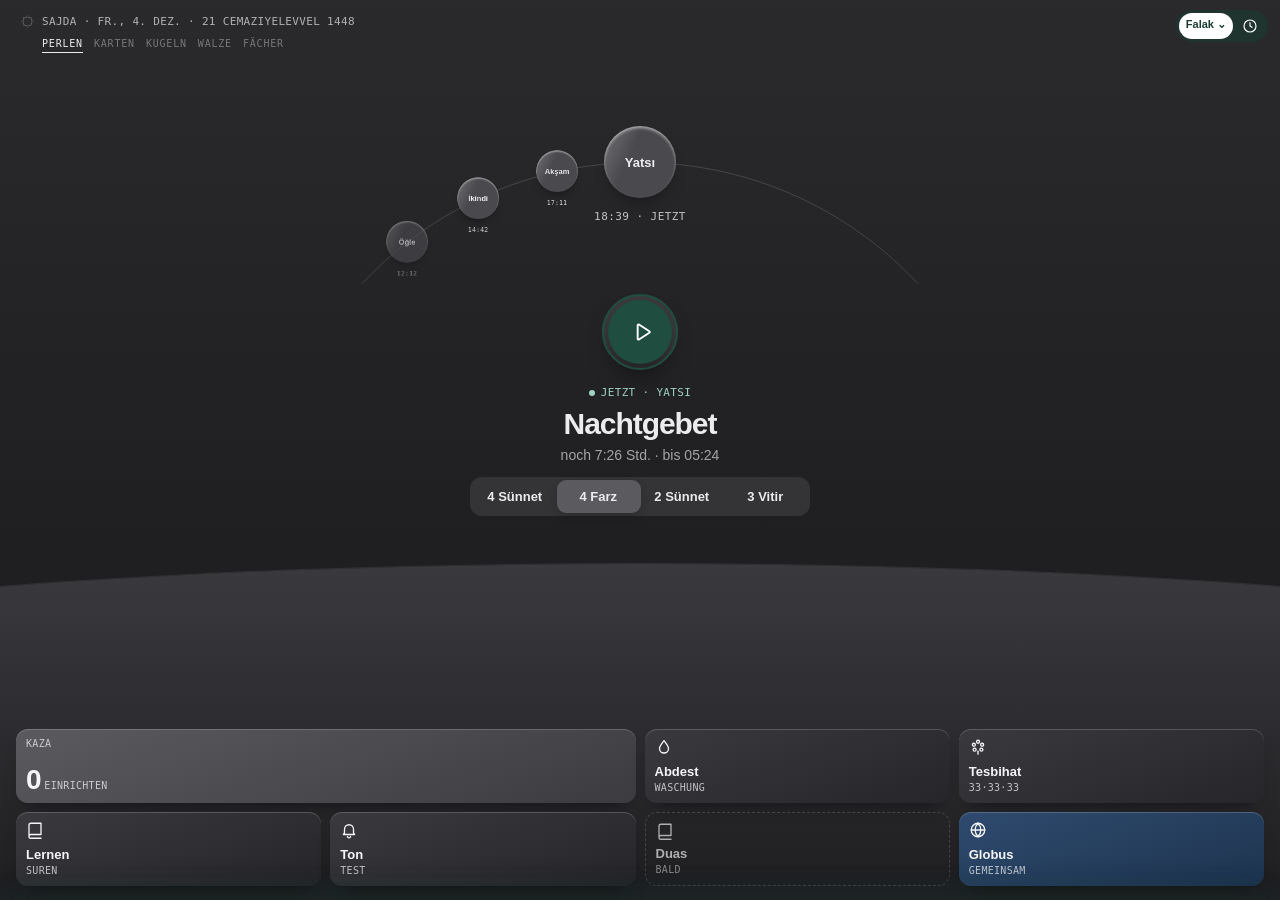
<file: web/entwurf/d.html>
<!doctype html><html lang="de"><head><meta charset="utf-8"><script>try{if((matchMedia("(display-mode: standalone)").matches||navigator.standalone)&&localStorage.getItem("sajda-format")==="../index")location.replace("../index.html")}catch(e){}</script><meta name="viewport" content="width=device-width,initial-scale=1,viewport-fit=cover"><title>Falak · Sajda</title><link rel="stylesheet" href="basis.css"><link rel="manifest" href="../manifest.webmanifest"><link rel="apple-touch-icon" href="../icon-180.png"><meta name="apple-mobile-web-app-capable" content="yes"><meta name="apple-mobile-web-app-title" content="Sajda">
<style>
[hidden]{display:none!important}
:root{--cw:min(50vw,220px);--ch:calc(var(--cw)*1.4);--mono:ui-monospace,'SF Mono',Menlo,monospace}
body{background:#e4e4e6;color:#1d1d1f;font-family:-apple-system,'SF Pro Display',sans-serif;transition:background 1s,color 1s}
body.nacht{background:#1b1b1d;color:#ececee}
.studio{position:fixed;inset:0;background:linear-gradient(180deg,#ececee 0%,#dcdcdf 48%,#cfcfd2 60%)}
.boden{position:fixed;left:-45%;right:-45%;top:52%;bottom:-40%;border-radius:50% 50% 0 0/22% 22% 0 0;background:linear-gradient(180deg,#b9b9bd 0%,#9a9a9f 25%,#79797e 60%,#5f5f64 100%);box-shadow:0 -1px 0 rgb(255 255 255/35%)}
.nacht .studio{background:linear-gradient(180deg,#2a2a2d,#1f1f22 60%)}
.nacht .boden{background:linear-gradient(180deg,#3a3a3e,#232326 40%,#111113);box-shadow:0 -1px 0 rgb(255 255 255/8%)}
.mono{font-family:var(--mono);font-size:11px;letter-spacing:.03em}
.oben{position:fixed;top:max(14px,env(safe-area-inset-top));left:20px;right:150px;z-index:10;display:flex;align-items:center;gap:7px;opacity:.7}
.oben svg{width:15px;height:15px;fill:none;stroke:currentColor;stroke-width:1.5;flex:none}
#buehne{position:fixed;left:0;right:0;top:0;height:calc(max(14px,env(safe-area-inset-top)) + 64px + var(--ch) + 30px);perspective:1100px;perspective-origin:50% 45%;touch-action:pan-y;z-index:3}
.karte{position:absolute;left:50%;top:calc(max(14px,env(safe-area-inset-top)) + 56px);width:var(--cw);height:var(--ch);margin-left:calc(var(--cw)/-2);border-radius:14px;overflow:hidden;will-change:transform,opacity;
 box-shadow:0 34px 44px -26px rgb(0 0 0/55%),0 2px 6px rgb(0 0 0/14%),inset 0 0 0 .5px rgb(255 255 255/25%);backface-visibility:hidden}
.karte svg.kunst{position:absolute;inset:0;width:100%;height:100%}
.karte .zeit{position:absolute;left:12px;top:11px;font-family:var(--mono);font-size:11px;letter-spacing:.04em;opacity:.8}
.karte .name{position:absolute;left:12px;top:27px;font-size:15px;font-weight:600;letter-spacing:-.01em}
.karte .schloss{position:absolute;right:11px;top:9px;width:16px;height:16px;fill:none;stroke:currentColor;stroke-width:1.6;opacity:.75}
.karte.zu .kunst{filter:grayscale(1) brightness(.85) contrast(.9)}
.karte::after{content:'';position:absolute;inset:0;background:linear-gradient(115deg,rgb(255 255 255/22%),transparent 38%);pointer-events:none}
.info{position:fixed;left:20px;right:20px;top:calc(max(14px,env(safe-area-inset-top)) + 64px + var(--ch) + 34px);z-index:4;display:flex;flex-direction:column;gap:6px;text-align:center;align-items:center}
.info{will-change:opacity,filter,transform;top:calc(max(14px,env(safe-area-inset-top)) + 64px + var(--ch) + 46px)!important}
#play{position:fixed;z-index:6;left:50%;top:calc(max(14px,env(safe-area-inset-top)) + 56px + var(--ch) - 32px);width:64px;height:64px;margin-left:-32px;border-radius:50%;display:grid;place-items:center;background:#1f4d3f;color:#fff;
 box-shadow:0 14px 28px -10px rgb(31 77 63/70%),0 0 0 6px rgb(255 255 255/55%);transition:background .3s,transform .4s var(--spring)}
.nacht #play{box-shadow:0 14px 28px -10px rgb(0 0 0/80%),0 0 0 6px rgb(255 255 255/10%)}
#play svg{width:26px;height:26px;margin-left:3px}
#play.zu{background:#8e8e93;box-shadow:0 0 0 6px rgb(255 255 255/40%)}#play.zu svg{margin-left:0}
#play.live::after{content:'';position:absolute;inset:-6px;border-radius:50%;border:2px solid #1f4d3f;animation:puls 2.6s ease-out infinite}
@keyframes puls{from{transform:scale(1);opacity:.6}to{transform:scale(1.45);opacity:0}}
#play:active{transform:scale(.9)}
.seg{position:relative;display:flex;padding:3px;border-radius:12px;background:rgb(0 0 0/7%);width:100%;max-width:340px;margin-top:8px}
.nacht .seg{background:rgb(255 255 255/9%)}
.seg button{flex:1;position:relative;z-index:1;padding:9px 4px;font-size:13px;font-weight:600;border-radius:9px;transition:color .3s}
.seg .daumen{position:absolute;z-index:0;top:3px;bottom:3px;border-radius:9px;background:#fff;box-shadow:0 3px 8px rgb(0 0 0/12%);transition:left .45s var(--spring),width .45s var(--spring)}
.nacht .seg .daumen{background:#5a5a5f}
#iMarke{display:flex;align-items:center;gap:6px;opacity:.7}
#iMarke.live{opacity:1;color:#1f4d3f}.nacht #iMarke.live{color:#9fd3bd}
#iMarke.live::before{content:'';width:6px;height:6px;border-radius:50%;background:currentColor;animation:atmen 2.4s ease-in-out infinite}
@keyframes atmen{50%{transform:scale(1.6);opacity:.4}}
#iName{margin:2px 0 0;font-size:30px;letter-spacing:-.035em;font-weight:700}
#iSub{font-size:14px;opacity:.65}
.teile{display:flex;gap:6px;margin-top:4px}
.teil{padding:7px 11px;border-radius:10px;font-size:13px;font-weight:600;background:rgb(0 0 0/6%);transition:background .25s,color .25s}
.nacht .teil{background:rgb(255 255 255/9%)}
.teil[aria-pressed=true]{background:#1d1d1f;color:#f5f5f7}.nacht .teil[aria-pressed=true]{background:#f5f5f7;color:#1d1d1f}
.los{margin-top:6px;width:100%;max-width:340px;padding:15px;border-radius:14px;background:#1d1d1f;color:#f5f5f7;font-weight:650;font-size:16px;display:flex;align-items:center;justify-content:center;gap:8px;box-shadow:0 10px 24px -12px rgb(0 0 0/50%)}
.nacht .los{background:#f5f5f7;color:#1d1d1f}
.los.gruen{background:#1f4d3f;color:#fff}
.los.aus{opacity:.45}
.zwei{display:grid;grid-template-columns:1fr 1fr;gap:8px;width:100%;max-width:340px;margin-top:6px}
.zwei .los{margin:0;background:rgb(0 0 0/8%);color:inherit;box-shadow:none}.nacht .zwei .los{background:rgb(255 255 255/10%)}
.kacheln{position:fixed;left:16px;right:16px;bottom:max(14px,env(safe-area-inset-bottom));z-index:4;display:grid;grid-template-columns:repeat(4,1fr);grid-auto-rows:74px;gap:9px}
.kachel{border-radius:12px;padding:9px 10px;text-align:left;display:flex;flex-direction:column;justify-content:space-between;color:#f5f5f7;
 background:linear-gradient(160deg,#8f8f94,#6a6a6f);box-shadow:0 12px 20px -12px rgb(0 0 0/55%),inset 0 1px 0 rgb(255 255 255/18%);font-size:13px;font-weight:600;position:relative;overflow:hidden}
.nacht .kachel{background:linear-gradient(160deg,#3a3a3e,#26262a)}
.kachel .mono{font-size:10px;opacity:.75;font-weight:400}
.kachel svg.i{width:18px;height:18px}
.kachel.breit{grid-column:span 2;background:linear-gradient(160deg,#f7f7f8,#d6d6d9);color:#1d1d1f}
.nacht .kachel.breit{background:linear-gradient(160deg,#5a5a5f,#3c3c40);color:#f5f5f7}
.kachel.breit b{font-size:28px;letter-spacing:-.03em;font-weight:700;line-height:1}
.kachel.bald{background:transparent;color:inherit;box-shadow:none;border:1px dashed rgb(0 0 0/22%);opacity:.7}.nacht .kachel.bald{border-color:rgb(255 255 255/22%)}
/* Gemeinsam: Globus-Blatt */
.kachel.gm{background:linear-gradient(160deg,#2e4a6e,#1f3550)}
.gm-blatt{display:flex;flex-direction:column;align-items:center;gap:10px;text-align:center}
.gm-kopf{display:flex;align-items:center;gap:8px}.gm-kopf h2{margin:0}
.gm-live{font-size:10px;color:#8a5a12;background:#f6e6c2;border-radius:99px;padding:3px 8px}
#gmCanvas{display:block;cursor:grab;filter:drop-shadow(0 10px 24px rgb(32 61 52/14%))}#gmCanvas:active{cursor:grabbing}
.gm-legende{display:flex;flex-wrap:wrap;justify-content:center;gap:6px}
.gm-chip{display:inline-flex;align-items:center;gap:6px;font-size:12px;border-radius:99px;padding:4px 10px 4px 8px;background:rgb(0 0 0/5%)}.nacht .gm-chip{background:rgb(255 255 255/7%)}
.gm-chip::before{content:"";width:9px;height:9px;border-radius:3px;background:var(--c)}.gm-chip.hier{font-weight:700;box-shadow:inset 0 0 0 1.5px var(--c)}
.gm-balken{width:100%;max-width:420px;text-align:left;padding:12px 14px;border-radius:14px;background:rgb(0 0 0/5%)}.nacht .gm-balken{background:rgb(255 255 255/7%)}
.gm-zeile{display:flex;justify-content:space-between;opacity:.7}.gm-balken b{display:block;font-size:30px;font-weight:700;letter-spacing:-.03em;margin:4px 0 8px}
.gm-bahn{height:7px;border-radius:4px;background:rgb(0 0 0/8%);overflow:hidden}.nacht .gm-bahn{background:rgb(255 255 255/10%)}.gm-bahn i{display:block;height:100%;width:0;border-radius:inherit;background:#d6a33f;transition:width 2.4s var(--ease)}
.gm-balken .hinweis{margin-top:8px}
.gm-mit{width:100%;max-width:420px;display:flex;align-items:flex-start;gap:10px;text-align:left;cursor:pointer}.gm-mit input{width:20px;height:20px;margin:2px 0 0;accent-color:#1f4d3f;flex:none}
.gm-mit small{display:block;font-size:12px;opacity:.6;line-height:1.35;margin-top:2px}
@media(max-height:700px){.gm-mit small{display:none}}
.kachel.wackeln{animation:wackel .4s}@keyframes wackel{25%{translate:-4px}75%{translate:4px}}
.blatt{background:#f2f2f4;color:#1d1d1f}.nacht .blatt{background:#202023;color:#ececee}
.kz-zeile{background:rgb(0 0 0/5%)}.nacht .kz-zeile{background:rgb(255 255 255/7%)}
.kz-zeile button{background:#1d1d1f}.nacht .kz-zeile button{background:#f5f5f7;color:#1d1d1f}
.toast{background:#1d1d1f}.roll{white-space:pre}
.wahlton{display:grid;gap:8px}
.ton{display:flex;align-items:center;gap:12px;padding:12px 14px;border-radius:14px;background:rgb(0 0 0/5%);text-align:left}.nacht .ton{background:rgb(255 255 255/7%)}
.ton[aria-pressed=true]{box-shadow:inset 0 0 0 2px currentColor}
.ton span{flex:1}.ton em{display:block;font-style:normal;font-size:12px;opacity:.6}
.ton b{width:34px;height:34px;border-radius:50%;display:grid;place-items:center;background:#1d1d1f;color:#fff}.nacht .ton b{background:#f5f5f7;color:#1d1d1f}
.ton b svg{width:16px;height:16px}
.hinweis{font-size:12px;opacity:.6;line-height:1.45;margin:0}
.zaehl{font-size:84px;font-weight:200;text-align:center;letter-spacing:-.05em;padding:18px 0;border-radius:18px;background:rgb(0 0 0/5%)}
.kz-kopf{display:flex;align-items:center;gap:14px}
#ring{width:64px;height:64px;flex:none;position:relative}
#ring svg{width:64px;height:64px;transform:rotate(-90deg)}
#ring path{fill:none;stroke-width:5;stroke-linecap:round;stroke:rgb(0 0 0/10%);transition:stroke .5s}.nacht #ring path{stroke:rgb(255 255 255/12%)}
#ring path.voll{stroke:#1f4d3f}.nacht #ring path.voll{stroke:#9fd3bd}
#ring b{position:absolute;inset:0;display:grid;place-items:center;font-size:20px;font-weight:700}
.kzl{display:grid;gap:7px}
.kzr{display:flex;align-items:center;gap:12px;padding:9px 9px 9px 16px;border-radius:14px;background:rgb(0 0 0/5%);transition:transform .4s var(--spring)}.nacht .kzr{background:rgb(255 255 255/7%)}
.kzr span{flex:1}.kzr small{display:block;font-family:var(--mono);font-size:10px;opacity:.55}
.kzr .num{font-size:20px;font-weight:700}
.hak{width:44px;height:44px;border-radius:50%;display:grid;place-items:center;border:1.5px solid currentColor;opacity:.85;transition:background .35s var(--ease),border-color .35s,transform .4s var(--spring)}
.hak svg{width:22px;height:22px;fill:none;stroke:currentColor;stroke-width:2.2;stroke-linecap:round;stroke-linejoin:round;stroke-dasharray:24;stroke-dashoffset:0}
.hak.an{background:#1f4d3f;border-color:#1f4d3f;color:#fff;opacity:1;transform:scale(1.08)}
.hak.an svg{animation:zeichnen .5s .08s var(--ease) both}
@keyframes zeichnen{from{stroke-dashoffset:24}}
.kzr.an{transform:scale(.98)}
.vers{position:fixed;inset:0;z-index:80;display:grid;place-items:center;padding:28px;background:rgb(228 228 230/72%);backdrop-filter:blur(26px) saturate(1.2);-webkit-backdrop-filter:blur(26px) saturate(1.2);opacity:0;transition:opacity .6s var(--ease)}
.nacht .vers{background:rgb(20 20 22/75%)}
.vers.an{opacity:1}
.vers-in{max-width:420px;display:flex;flex-direction:column;align-items:center;gap:18px;text-align:center}
.vers .arab{margin:0;font-family:'Geeza Pro','Al Nile','Noto Naskh Arabic',serif;font-size:30px;line-height:1.9}
.vers .de{margin:0;font-size:20px;line-height:1.45;font-weight:500;letter-spacing:-.01em}
.vers .w{display:inline-block;opacity:0;filter:blur(8px);transform:translateY(6px);transition:opacity .7s var(--ease),filter .7s var(--ease),transform .9s var(--spring)}
.vers.an .w{opacity:1;filter:none;transform:none}
.vers .quelle{opacity:0;transition:opacity .8s}.vers.an .quelle{opacity:.6}
#versZu{max-width:260px;opacity:0;transition:opacity .6s}.vers.an #versZu{opacity:1}
.zeitbogen{position:fixed;left:14px;right:14px;z-index:4;top:calc(max(14px,env(safe-area-inset-top)) + 64px + var(--ch) + 136px);bottom:calc(max(14px,env(safe-area-inset-bottom)) + 140px);display:flex;align-items:center;pointer-events:none}
.zeitbogen svg{width:100%;height:auto;max-height:100%;overflow:visible}
.zb-bahn{fill:none;stroke:currentColor;stroke-opacity:.16;stroke-width:3;stroke-linecap:round}
.zb-voll{fill:none;stroke:url(#zbVerlauf);stroke-width:3;stroke-linecap:round}
.zb-punkt{fill:currentColor;opacity:.35}.zb-punkt.vorbei{opacity:.8}.zb-punkt.naechst{fill:none;stroke:currentColor;stroke-width:1.4;opacity:.9}
.zb-name{font:600 8.5px -apple-system,sans-serif;fill:currentColor;text-anchor:middle;opacity:.55}.zb-zeit{font:9px ui-monospace,'SF Mono',Menlo,monospace;fill:currentColor;text-anchor:middle;opacity:.8}
.zb-name.an,.zb-zeit.an{opacity:1}.zb-name.an{fill:#1f4d3f}.nacht .zb-name.an{fill:#9fd3bd}
#zbJetzt{fill:#1f4d3f;transition:r 1s var(--ease)}.nacht #zbJetzt{fill:#9fd3bd}
#zbHalo{fill:none;stroke:#1f4d3f;stroke-width:1;opacity:.5;animation:halo 2.8s ease-out infinite;transform-box:fill-box;transform-origin:center}.nacht #zbHalo{stroke:#9fd3bd}
@keyframes halo{from{transform:scale(1);opacity:.55}to{transform:scale(2.4);opacity:0}}
#funken{position:fixed;inset:0;z-index:70;pointer-events:none;overflow:hidden}
.funke{position:absolute;width:12px;height:12px;margin:-6px 0 0 -6px;fill:none;stroke:#1f4d3f;stroke-width:1.3}.nacht .funke{stroke:#9fd3bd}
.welle{position:absolute;border-radius:50%;border:1.5px solid #1f4d3f;pointer-events:none}.nacht .welle{border-color:#9fd3bd}
.lob{position:fixed;left:0;right:0;text-align:center;z-index:71;font-family:ui-monospace,'SF Mono',Menlo,monospace;font-size:11px;letter-spacing:.08em;pointer-events:none;color:#1f4d3f}.nacht .lob{color:#9fd3bd}
.karte.erste{box-shadow:0 34px 44px -26px rgb(0 0 0/55%),0 0 0 1.5px #1f4d3f,0 0 22px rgb(31 77 63/45%)}
.nacht .karte.erste{box-shadow:0 34px 44px -26px rgb(0 0 0/80%),0 0 0 1.5px #9fd3bd,0 0 22px rgb(159 211 189/35%)}
#zbJetzt.eile{animation:eile 1.3s ease-in-out infinite;transform-box:fill-box;transform-origin:center}
@keyframes eile{50%{transform:scale(1.5);opacity:.55}}
.zb-punkt.gebetet{opacity:1;fill:#1f4d3f;filter:drop-shadow(0 0 3px rgb(31 77 63/70%))}.nacht .zb-punkt.gebetet{fill:#9fd3bd;filter:drop-shadow(0 0 4px rgb(159 211 189/80%))}
.zb-rueck{font:10px ui-monospace,'SF Mono',Menlo,monospace;letter-spacing:.12em;fill:currentColor;text-anchor:middle;opacity:.7}
.rueck .zb-voll{stroke-opacity:.35}
.kteile{position:absolute;left:10px;right:10px;bottom:46px;display:grid;grid-template-columns:1fr 1fr;gap:6px;z-index:2}
.kteile button{padding:8px 4px;border-radius:9px;font-size:12.5px;font-weight:650;color:inherit;background:rgb(255 255 255/16%);backdrop-filter:blur(10px);-webkit-backdrop-filter:blur(10px);box-shadow:inset 0 0 0 .5px rgb(255 255 255/35%);transition:background .3s,color .3s,transform .35s var(--spring)}
.kteile button:active{transform:scale(.94)}
.kteile button[aria-pressed=true]{background:#f5f5f7;color:#1d1d1f;box-shadow:0 4px 10px -4px rgb(0 0 0/40%)}
.hellk .kteile button{background:rgb(0 0 0/7%);box-shadow:inset 0 0 0 .5px rgb(0 0 0/12%)}
.hellk .kteile button[aria-pressed=true]{background:#1d1d1f;color:#f5f5f7}
.kteile.eins{grid-template-columns:1fr}
.karte.vorbei .kteile{opacity:.35;pointer-events:none}
.karte.zu .kteile{opacity:.5}
.varianten{position:fixed;top:calc(max(14px,env(safe-area-inset-top)) + 21px);left:42px;z-index:10;display:flex;gap:11px;font:10px var(--mono);letter-spacing:.08em}
.varianten a{color:inherit;text-decoration:none;opacity:.4;padding:3px 0}.varianten a.an{opacity:1;border-bottom:1px solid currentColor}
.v-perlen .kteile,.v-kugeln .kteile,.v-walze .kteile,.v-faecher .kteile{display:none}
/* Fächer: kleine Karten */
.v-faecher{--cw:25vw;--ch:calc(var(--cw)*1.4)}
.v-faecher .karte{border-radius:9px}.v-faecher .karte .name{font-size:10px;top:22px;left:7px}.v-faecher .karte .zeit{font-size:8.5px;left:7px;top:7px}
/* Kugeln: Licht wie die Sonne zu dieser Zeit */
.v-kugeln{--ch:196px}
.v-kugeln .karte{width:124px;height:124px;margin-left:-62px;border-radius:50%;overflow:visible;box-shadow:none;background:none}
.v-kugeln .karte::after,.v-kugeln .kunst,.v-perlen .kunst,.v-walze .kunst{display:none}
.ball{position:absolute;inset:0;border-radius:50%;box-shadow:0 26px 30px -18px rgb(0 0 0/55%)}
.v-kugeln .karte .name,.v-kugeln .karte .zeit{display:none}
.v-kugeln .karte .name{top:136px;left:50%;transform:translateX(-50%);white-space:nowrap;font-size:13px;color:#1d1d1f}.nacht .v-kugeln .karte .name,.v-kugeln.nacht .karte .name{color:#ececee}
.v-kugeln .karte .zeit{top:156px;left:50%;transform:translateX(-50%);color:#1d1d1f;opacity:.6}.v-kugeln.nacht .karte .zeit{color:#ececee}
.v-kugeln .karte .schloss{right:auto;left:50%;top:50%;margin:-8px 0 0 -8px}
.v-kugeln .karte.zu .ball{filter:grayscale(1) brightness(.8)}
/* Perlen: Tesbih auf der Bahn */
.v-perlen{--ch:262px}
.v-perlen .boden{top:calc(max(14px,env(safe-area-inset-top)) + 64px + var(--ch) + 46px + 178px)}
.v-perlen .karte{top:calc(max(14px,env(safe-area-inset-top)) + 112px)!important}
.bahn{position:absolute;left:50%;top:calc(max(14px,env(safe-area-inset-top)) + 148px);clip-path:inset(0 0 84% 0);width:760px;height:760px;margin-left:-380px;border-radius:50%;border:1px solid currentColor;opacity:.16;pointer-events:none}
.v-perlen .karte{width:72px;height:72px;margin-left:-36px;margin-top:0;border-radius:50%;overflow:visible;background:#b9b9bd;box-shadow:0 10px 16px -8px rgb(0 0 0/45%),inset 0 2px 3px rgb(255 255 255/50%);color:#1d1d1f!important}
.v-perlen .karte::after{border-radius:50%}
.v-perlen .karte.jetzt{background:radial-gradient(circle at 35% 30%,#3d7a65,#1f4d3f 70%);color:#fff!important}
.v-perlen .karte.zu{background:transparent;box-shadow:inset 0 0 0 1.5px currentColor;opacity:.6}
.v-perlen.nacht .karte{background:#4a4a4e;color:#ececee!important}.v-perlen.nacht .karte.zu{background:transparent;color:#ececee!important}
.v-perlen .karte .name{display:none}
.v-perlen .karte .zeit{top:84px;left:50%;transform:translateX(-50%);white-space:nowrap;opacity:.8}
.v-perlen .karte .kurz{position:absolute;inset:0;display:grid;place-items:center;font-size:13px;font-weight:700}
.v-perlen .karte .schloss{display:none!important}
.v-perlen #zeitbogen{display:none}
/* Walze */
.v-walze{--ch:300px}
body:not(.v-karten) .zeitbogen{top:calc(max(14px,env(safe-area-inset-top)) + 64px + var(--ch) + 176px)}
.v-walze #buehne{perspective:700px;touch-action:none}
.oben span{white-space:nowrap;overflow:hidden;text-overflow:ellipsis}
.v-walze .karte{width:84vw;height:46px;margin-left:-42vw;top:calc(max(14px,env(safe-area-inset-top)) + 160px);background:none;box-shadow:none;border-radius:0;color:inherit!important;display:flex;align-items:center;justify-content:space-between;padding:0 6px;overflow:visible}
.v-walze .karte::after{display:none}
.v-walze .karte .name{position:static;order:1;flex:1;font-size:25px;font-weight:600;letter-spacing:-.03em}
.v-walze .karte .zeit{position:static;order:3;font-size:12px;white-space:nowrap}
.v-walze .karte .schloss{position:static;order:2;margin-right:10px}
.walzband{position:absolute;left:5vw;right:5vw;top:calc(max(14px,env(safe-area-inset-top)) + 158px);height:50px;border-top:.5px solid currentColor;border-bottom:.5px solid currentColor;opacity:.25;pointer-events:none}
.v-walze .karte.jetzt .name{color:#1f4d3f}.v-walze.nacht .karte.jetzt .name{color:#9fd3bd}
</style></head><body>
<div class="studio"></div><div class="boden"></div>
<div class="oben"><svg viewBox="0 0 100 100" aria-hidden="true"><rect x="22" y="22" width="56" height="56"/><rect x="22" y="22" width="56" height="56" transform="rotate(45 50 50)"/></svg><span class="mono" id="datum"></span></div>
<nav class="varianten" id="varianten"></nav><div id="buehne"></div>
<button id="play" aria-label="Beginnen"></button><div class="info" id="info"><span class="mono" id="iMarke"></span><h1 id="iName"></h1><span class="num" id="iSub"></span><div id="iAktion" style="width:100%;display:flex;justify-content:center"></div></div>
<div class="zeitbogen" id="zeitbogen"><svg id="zbSvg" viewBox="0 0 340 78" aria-hidden="true"></svg></div><div class="kacheln" id="kacheln"></div><div id="funken"></div>
<div class="blatt" id="kazaBlatt"><div class="griff"></div><div class="kz-kopf"><button id="ring" class="press" aria-label="Heute"></button><div><h2>Kaza</h2><p class="hinweis" id="kazaBlattText"></p></div></div><div id="kazaBox" class="kzl"></div></div>
<div id="vers" class="vers" hidden><div class="vers-in"><span class="mono" id="versKopf"></span><p class="arab" dir="rtl" lang="ar" id="versAr"></p><p class="de" id="versDe"></p><span class="mono quelle" id="versQuelle"></span><button class="los press" id="versZu">Allah kabul etsin</button></div></div>
<div class="blatt" id="tonBlatt"><div class="griff"></div><h2>Erinnerung</h2><p class="hinweis">Ton zur Gebetszeit wählen und testen.</p><div class="wahlton" id="toene"></div><button class="los" id="tonTest"></button><p class="hinweis" id="tonHinweis"></p><div class="zwei" id="pushKnoepfe" style="max-width:none"><button class="los press" id="pushAn">Push aktivieren</button><button class="los press" id="pushTest">Push in 30 s</button></div><button class="los press" id="pushHeute" style="max-width:none;background:rgb(0 0 0/8%);color:inherit;box-shadow:none">Heute zu allen Gebetszeiten</button><p class="hinweis" id="pushStatus"></p></div>
<div class="blatt" id="tesbihBlatt"><div class="griff"></div><h2 id="tWort">Sübhanallah</h2><p class="hinweis" id="tBed"></p><button class="zaehl num press" id="tZahl">0</button><p class="hinweis" style="text-align:center">antippen · 33 je Wort</p></div>
<script src="basis.js"></script><script src="../globus-land.js"></script>
<script>
const STERN_LOCK='<svg class="schloss" viewBox="0 0 24 24"><rect x="5" y="11" width="14" height="9.5" rx="2.5"/><path d="M8 11V8a4 4 0 0 1 8 0v3"/></svg>';
const GEBETE=[0,2,3,4,5];
const TEILE={0:[['s2','2 Sünnet'],['p2','2 Farz']],2:[['s4','4 Sünnet'],['dhuhrFarz','4 Farz'],['dhuhrAfter','2 Sünnet']],3:[['asr','4 Sünnet'],['asrFarz','4 Farz']],4:[['p3','3 Farz'],['maghribSunna','2 Sünnet']],5:[['isha','4 Sünnet'],['ishaFarz','4 Farz'],['ishaAfter','2 Sünnet'],['witr','3 Vitir']]};
const KAZA_KEY={0:'sabah',2:'ogle',3:'ikindi',4:'aksam',5:'yatsi'};
const heuteKey=new Date().toLocaleDateString('sv');let heute={};try{heute=JSON.parse(localStorage.getItem('sajda-entwurf-heute')||'{}')}catch{}if(heute.tag!==heuteKey)heute={tag:heuteKey,ok:{}};
const heuteSpeichern=()=>{try{localStorage.setItem('sajda-entwurf-heute',JSON.stringify(heute))}catch{}};

// Kunst je Gebet: monochrome Himmelsszene, Kugel = Stand der Sonne, nachts Mondsichel
function kunst(i){const g='g'+i,k='k'+i;const S={0:['#2c2c30','#c4c4c8',[100,236,15],'#f2f2f3',.55],2:['#f7f7f8','#bcbcc0',[104,74,22],'#ffffff',.18],3:['#e3e3e5','#98989d',[146,126,20],'#fbfbfb',.22],4:['#8b8b90','#2a2a2d',[66,206,24],'#e9e9eb',.4],5:['#1c1c1f','#040405',null,'#e9e9eb',.6]}[i];
 const kugel=S[2]?'<circle cx="'+S[2][0]+'" cy="'+S[2][1]+'" r="'+S[2][2]+'" fill="url(#'+k+')"/>':'<path d="M128 62a24 24 0 1 0 20 38a19 19 0 1 1-20-38z" fill="#e9e9eb"/><circle cx="54" cy="58" r="1.2" fill="#fff"/><circle cx="160" cy="140" r="1" fill="#fff"/><circle cx="36" cy="130" r=".9" fill="#fff"/>';
 return '<svg class="kunst" viewBox="0 0 200 280" preserveAspectRatio="xMidYMid slice"><defs><linearGradient id="'+g+'" x1="0" y1="0" x2="0" y2="1"><stop offset="0" stop-color="'+S[0]+'"/><stop offset="1" stop-color="'+S[1]+'"/></linearGradient>'+
  '<radialGradient id="'+k+'" cx=".35" cy=".3" r=".75"><stop offset="0" stop-color="'+S[3]+'"/><stop offset="1" stop-color="#8d8d92"/></radialGradient></defs><rect width="200" height="280" fill="url(#'+g+')"/>'+kugel+
  '<path d="M-30 196Q90 150 230 214V300H-30Z" fill="#000" opacity="'+S[4]*.35+'"/><path d="M-30 236Q110 196 230 252V300H-30Z" fill="#000" opacity="'+S[4]*.5+'"/><path d="M-30 196Q90 150 230 214" fill="none" stroke="#fff" stroke-opacity=".25" stroke-width=".6"/></svg>'}
const hell=i=>i===2||i===3;

// ---------- Orbit nur für die Gebete: 3D, jede Karte folgt mit eigener Feder ----------
const VAR=['karten','kugeln','walze','faecher'].includes(new URLSearchParams(location.search).get('v'))?new URLSearchParams(location.search).get('v'):'perlen';document.body.classList.add('v-'+VAR);
$('varianten').innerHTML=[['perlen','PERLEN'],['karten','KARTEN'],['kugeln','KUGELN'],['walze','WALZE'],['faecher','FÄCHER']].map(([v,n])=>'<a href="?v='+v+'"'+(v===VAR?' class="an"':'')+'>'+n+'</a>').join('');
if(VAR==='perlen')$('buehne').insertAdjacentHTML('afterbegin','<div class="bahn"></div>');if(VAR==='walze')$('buehne').insertAdjacentHTML('afterbegin','<div class="walzband"></div>');
// Kugeln: Licht kommt von dort, wo die Sonne zu dieser Zeit steht; nachts eine Sichel
const KUGEL={0:'radial-gradient(circle at 22% 88%,#dcdcdf,#8a8a8f 38%,#3a3a3e 75%,#1f1f22)',2:'radial-gradient(circle at 50% 18%,#fff,#dedee1 35%,#9a9a9f 75%,#6d6d72)',3:'radial-gradient(circle at 78% 28%,#fbfbfb,#c9c9cc 35%,#7d7d82 72%,#4a4a4e)',4:'radial-gradient(circle at 96% 62%,#e9e9eb,#7d7d82 22%,#3a3a3e 55%,#1c1c1f)',5:'#1c1c1f'};
let gewaehlt={},pos=0,ziel=0,vel=0,zieht=false,letzteStufe=null,zeige=0;
const karten=GEBETE.map((g,j)=>{const el=document.createElement('div');el.className='karte';el.innerHTML=(VAR==='kugeln'?'<div class="ball" style="background:'+KUGEL[g]+(g===5?';box-shadow:inset -16px 6px 0 0 #e9e9eb,0 26px 30px -18px rgb(0 0 0/55%)':'')+'"></div>':'')+(VAR==='perlen'?'<span class="kurz">'+KURZ[g]+'</span>':'')+kunst(g)+'<span class="zeit"></span><span class="name"></span>'+STERN_LOCK;
 el.style.color=hell(g)?'#1d1d1f':'#f5f5f7';if(hell(g))el.classList.add('hellk');el.querySelector('.name').textContent=NAMEN[g];
 const tl=document.createElement('div');tl.className='kteile';const teile=TEILE[g];if(gewaehlt[g]===undefined)gewaehlt[g]=Math.max(0,teile.findIndex(t=>t[1].includes('Farz')));
 teile.forEach(([id,n],x)=>{const b=document.createElement('button');b.textContent=n;b.setAttribute('aria-pressed',x===gewaehlt[g]);
  b.onclick=e=>{e.stopPropagation();if(karten[zeige]?.el!==el){gehe(j);return}gewaehlt[g]=x;haptik();tl.querySelectorAll('button').forEach((c,y)=>c.setAttribute('aria-pressed',y===x))};tl.append(b)});
 if(teile.length===3)tl.lastChild.style.gridColumn='span 2';el.append(tl);$('buehne').append(el);return{el,g,j,p:0,v:0}});
let breite=0;const W=()=>breite||(breite=karten[0].el.offsetWidth);addEventListener('resize',()=>breite=0);
const SCHRITT=()=>({karten:W()*.75,faecher:W()*.85,kugeln:110,perlen:84,walze:46})[VAR];
function pose(d){const w=W(),a=Math.abs(d);
 if(VAR==='faecher'){if(d<=0)return{x:-a*w*.95-a*a*3,y:a*12+a*a*4,z:-a*40,ry:a*12,rz:-a*11,o:a>3.2?Math.max(0,3.8-a)/.6:1};return{x:d*w*.9,y:-d*3,z:-d*150,ry:-Math.min(55,d*28),rz:d*3,o:d>3.4?Math.max(0,4-d)/.6:1}}
 if(VAR==='kugeln')return{x:d*150-Math.sign(d)*Math.min(a,1)*14,y:d*d*14,z:-a*440,ry:0,rz:0,o:a>2.6?Math.max(0,3.2-a)/.6:1};
 if(VAR==='perlen'){const t=d*.22;return{x:380*Math.sin(t),y:380*(1-Math.cos(t)),z:0,ry:0,rz:0,s:1-Math.min(1,a)*.42,o:a>2.8?Math.max(0,3.4-a)/.6:1}}
 if(VAR==='walze'){const t=d*.42;return{x:0,y:Math.sin(t)*130,z:(Math.cos(t)-1)*130,rx:-d*24,ry:0,rz:0,o:Math.max(0,1-a*.27)}}
 if(d<=0){const a=-d;return{x:-a*w*.62-a*a*w*.05,y:a*a*7+a*14,z:-a*70,ry:a*20,rz:-a*12,o:a>2.7?Math.max(0,3.3-a)/.6:1}}
 return{x:d*w*.5+Math.min(d,1)*w*.12,y:-d*6,z:-d*430,ry:-Math.min(70,d*42),rz:d*2,o:d>3.4?Math.max(0,4-d)/.6:1}}
function layout(){for(const k of karten){const d=k.j-k.p,P=pose(d);k.el.style.transform='translate3d('+P.x+'px,'+P.y+'px,'+P.z+'px) rotateX('+(P.rx||0)+'deg) rotateY('+P.ry+'deg) rotateZ('+P.rz+'deg) scale('+(P.s||1)+')';k.el.style.opacity=P.o;k.el.style.zIndex=100-Math.round(Math.abs(d)*10)+(d<0?5:0)}}
let t0=performance.now();
(function loop(t){const dt=Math.min(.033,(t-t0)/1000);t0=t;
 if(!zieht){const f=(ziel-pos)*170-vel*24;vel+=f*dt;pos+=vel*dt;if(Math.abs(ziel-pos)<.0004&&Math.abs(vel)<.002){pos=ziel;vel=0}}
 // klebendes Nachziehen: je weiter eine Karte vom Ziel weg ist, desto weicher ihre Feder
 for(const k of karten){const ab=Math.abs(k.j-ziel),K=420/(1+ab*.9),D=2*Math.sqrt(K)*.72;const f=(pos-k.p)*K-k.v*D;k.v+=f*dt;k.p+=k.v*dt}
 const stufe=Math.max(0,Math.min(karten.length-1,Math.round(pos)));if(stufe!==letzteStufe){if(letzteStufe!==null){haptik();zeige=stufe;info()}letzteStufe=stufe}
 const rest=pos-Math.round(pos),f=Math.min(1,Math.abs(rest)*2.6),ib=$('info');
 ib.style.opacity=1-f;ib.style.filter=f>.01?'blur('+(f*9).toFixed(1)+'px)':'';ib.style.transform='translateX('+(-rest*46).toFixed(1)+'px) scale('+(1-f*.04).toFixed(3)+')';
 const pl=$('play');pl.style.opacity=pl.dataset.weg?0:1-f;pl.style.transform='translateX('+(-rest*W()*.6).toFixed(1)+'px) scale('+(1-f*.35).toFixed(3)+')';pl.style.pointerEvents=pl.dataset.weg||f>.3?'none':'';
 layout();requestAnimationFrame(loop)})(t0);
function gehe(j){ziel=Math.max(0,Math.min(karten.length-1,j))}
let zug=null;const B=$('buehne');
B.addEventListener('pointerdown',e=>zug={x:e.clientX,y:e.clientY,p:pos,lx:VAR==='walze'?e.clientY:e.clientX,lt:performance.now(),vx:0,los:false});
const senk=VAR==='walze',achse=e=>senk?e.clientY:e.clientX,quer=e=>senk?e.clientX:e.clientY;
B.addEventListener('pointermove',e=>{if(!zug)return;const dx=achse(e)-(senk?zug.y:zug.x);if(!zug.los&&Math.abs(dx)>7&&Math.abs(dx)>Math.abs(quer(e)-(senk?zug.x:zug.y))){zug.los=true;zieht=true;B.setPointerCapture(e.pointerId)}if(!zug.los)return;
 const w=SCHRITT(),now=performance.now();zug.vx=(achse(e)-zug.lx)/Math.max(1,now-zug.lt);zug.lx=achse(e);zug.lt=now;
 let p=zug.p-dx/w;const max=karten.length-1;if(p<0)p*=.3;if(p>max)p=max+(p-max)*.3;pos=p;ziel=Math.round(Math.max(0,Math.min(max,p)))});
B.addEventListener('pointerup',e=>{if(!zug)return;if(zug.los){zieht=false;const w=SCHRITT(),v=-zug.vx*1000/w;vel=v;gehe(Math.round(pos+v*.16))}
 else{const el=e.target.closest('button')?null:e.target.closest('.karte');if(el){const k=karten.find(k=>k.el===el);if(k.j!==ziel)gehe(k.j);else{k.el.animate([{filter:'brightness(1)'},{filter:'brightness(1.15)'},{filter:'brightness(1)'}],{duration:350});haptik()}}}zug=null});

// ---------- Info unter der vorderen Karte ----------
let altSchluessel='';
function status(g,l){if(l.fenster===g)return'jetzt';if(l.m<TAG.T[0])return'zu';return TAG.T[g]>l.m?'zu':'vorbei'}
function info(){const l=lage(),g=GEBETE[zeige],s=status(g,l);
 const m=$('iMarke');m.className='mono'+(s==='jetzt'?' live':'');m.textContent=s==='jetzt'?'JETZT · '+KURZ[g].toUpperCase():s==='zu'?'SPÄTER · '+KURZ[g].toUpperCase():(heute.ok[g]?'GEBETET · ':'VORBEI · ')+KURZ[g].toUpperCase();
 $('iName').textContent=NAMEN[g];sub(l,g,s);
 const pl=$('play');pl.className=s==='jetzt'?'live':s==='zu'?'zu':'';if(s==='vorbei')pl.dataset.weg=1;else delete pl.dataset.weg;
 pl.innerHTML=s==='zu'?STERN_LOCK.replace('class="schloss"','class="i"'):icon('play');
 pl.onclick=()=>{if(s==='zu'){haptik();const k=karten[zeige].el;k.animate([{translate:'0'},{translate:'-6px'},{translate:'6px'},{translate:'0'}],{duration:320});return}
  const [x,y]=mitte(pl);wirkung(x,y,frische(l));if(!heute.ok[g])gmGebet();heute.ok[g]=true;if(seitBeginn(l)<=10)(heute.erste??={})[g]=true;heuteSpeichern();setTimeout(zeichnen,400);setTimeout(()=>toast(NAMEN[g]+' · '+TEILE[g][gewaehlt[g]??0][1]+' startet (Prototyp)',()=>{}),500)};
 const schluessel=g+s+(heute.ok[g]?'ok':'');if(schluessel===altSchluessel)return;altSchluessel=schluessel;
 const a=$('iAktion');a.replaceChildren();
 if((s==='jetzt'||s==='zu')&&VAR!=='karten'){const teile=TEILE[g];const seg=document.createElement('div');seg.className='seg';const daumen=document.createElement('i');daumen.className='daumen';seg.append(daumen);
  const setze=x=>{gewaehlt[g]=x;const b=seg.querySelectorAll('button')[x];daumen.style.left=b.offsetLeft+'px';daumen.style.width=b.offsetWidth+'px'};
  teile.forEach(([id,n],x)=>{const b=document.createElement('button');b.textContent=n;b.onclick=()=>{haptik();setze(x)};seg.append(b)});a.append(seg);requestAnimationFrame(()=>setze(gewaehlt[g]))}
 else{const z=document.createElement('div');z.className='zwei';const ok=document.createElement('button');ok.className='los press';ok.innerHTML=icon('check')+'<span>'+(heute.ok[g]?'Gebetet':'Gebetet?')+'</span>';
  ok.onclick=()=>{heute.ok[g]=!heute.ok[g];heuteSpeichern();if(heute.ok[g]){const [x,y]=mitte(ok);wirkung(x,y,.12);gmGebet()}else haptik();altSchluessel='';info()};const kz=document.createElement('button');kz.className='los press';kz.innerHTML='<span>Verpasst · zu Kaza</span>';
  kz.onclick=()=>{const k=KAZA_KEY[g];zustand.kaza.open[k]=(zustand.kaza.open[k]||0)+1;speichern();haptik();kacheln();toast(NAMEN[g]+' zu Kaza hinzugefügt',()=>{zustand.kaza.open[k]--;speichern();kacheln()})};z.append(ok,kz);a.append(z)}}
function sub(l,g,s){const ende=g===0?TAG.T[1]:g===5?TAG.morgenImsak+1440:TAG.T[g+1];
 $('iSub').textContent=s==='jetzt'?'noch '+dauer(l.ende-l.m)+(l.ende-l.m>=60?' Std.':'')+' · bis '+hm(l.ende):s==='zu'?'ab '+hm(TAG.T[g])+' · in '+dauer(TAG.T[g]-l.m)+(TAG.T[g]-l.m>=60?' Std.':''):hm(TAG.T[g])+' – '+hm(ende)}

// ---------- Kacheln unten ----------
// Kaza abhaken: Haken zeichnet sich, Zahl rollt, Tagesring füllt sich; nach 5 am Tag erscheint ein Vers
const VERSE=[{ar:'وَمَن جَٰهَدَ فَإِنَّمَا يُجَٰهِدُ لِنَفۡسِهِۦٓۚ إِنَّ ٱللَّهَ لَغَنِيٌّ عَنِ ٱلۡعَٰلَمِينَ',
 de:'Wer da strebt, strebt nur für seine eigene Seele; denn Allah ist unabhängig von allen Welten.',
 quelle:'SURE 29 · AL-ʿANKABŪT · VERS 6',uebers:'Übersetzung: „Der Heilige Qur-ân“ (Rabwah)'}];
const heuteKaza=()=>zustand.kaza.days[new Date().toLocaleDateString('sv')]||0;
function kazaText(){const h=heuteKaza();$('kazaBlattText').textContent='Heute '+h+(h<5?' von 5':'')+' · '+zahl(kazaOffen())+' offen';
 const r=$('ring'),bogen=(i)=>{const a0=i*72+4,a1=i*72+68,p=a=>[32+26*Math.cos(a*Math.PI/180),32+26*Math.sin(a*Math.PI/180)].map(v=>v.toFixed(2)).join(' ');return'<path class="'+(i<h?'voll':'')+'" d="M'+p(a0)+' A26 26 0 0 1 '+p(a1)+'"/>'};
 r.innerHTML='<svg viewBox="0 0 64 64">'+[0,1,2,3,4].map(bogen).join('')+'</svg><b class="num">'+h+'</b>';r.onclick=()=>{if(heuteKaza()>=5)versZeigen()}}
function kazaZeilen(){$('kazaBox').replaceChildren(...KAZA_ZEILEN.map(([k,name],j)=>{const z=document.createElement('div');z.className='kzr';
 z.innerHTML='<span></span><b class="num"></b><button class="hak" aria-label="Ein Gebet nachgeholt"><svg viewBox="0 0 24 24"><path d="M5 12.5l4.5 4.5L19 7.5"/></svg></button>';
 z.firstChild.innerHTML=name+'<small>'+[2,4,4,3,4,3][j]+' REKAT</small>';const n=z.querySelector('b'),hak=z.querySelector('.hak');rollen(n,zahl(zustand.kaza.open[k]||0));
 hak.onclick=()=>{const vorher=heuteKaza();if(!kazaPlus(k))return;{const [x,y]=mitte(hak);wirkung(x,y,frische()*.8)}hak.classList.remove('an');z.classList.remove('an');void hak.offsetWidth;hak.classList.add('an');z.classList.add('an');
  setTimeout(()=>z.classList.remove('an'),220);setTimeout(()=>hak.classList.remove('an'),1100);rollen(n,zahl(zustand.kaza.open[k]));kazaText();kacheln();
  if(vorher<5&&heuteKaza()>=5)setTimeout(versZeigen,900);
  toast(name+' nachgeholt',()=>{kazaPlus(k,-1);rollen(n,zahl(zustand.kaza.open[k]));kazaText();kacheln()})};return z}))}
function versZeigen(){const v=VERSE[0],o=$('vers'),w=(t,ms)=>t.split(' ').map((x,i)=>'<span class="w" style="transition-delay:'+(ms(i))+'ms">'+x+'</span>').join(' ');
 $('versKopf').textContent=heuteKaza()+' KAZA HEUTE';$('versAr').innerHTML=w(v.ar,i=>300+i*170);const n=v.ar.split(' ').length;$('versDe').innerHTML=w(v.de,i=>500+n*170+i*55);
 $('versQuelle').innerHTML=v.quelle+'<br>'+v.uebers;$('versQuelle').style.transitionDelay=(900+n*170+v.de.split(' ').length*55)+'ms';$('versZu').style.transitionDelay=(1200+n*170+v.de.split(' ').length*55)+'ms';
 o.hidden=false;haptik();requestAnimationFrame(()=>requestAnimationFrame(()=>o.classList.add('an')))}
$('versZu').onclick=()=>{const o=$('vers');haptik();o.classList.remove('an');setTimeout(()=>o.hidden=true,600)};
function kacheln(){const off=kazaOffen(),box=$('kacheln');
 const K=[['breit','KAZA',zahl(off),off?'OFFEN':'EINRICHTEN',()=>{kazaZeilen();kazaText();kaza.auf()}],
  ['','drop','Abdest','WASCHUNG',()=>toast('Abdest startet (Prototyp)',()=>{})],['','beads','Tesbihat','33·33·33',()=>{tesbih.reset();tes.auf()}],
  ['','book','Lernen','SUREN',()=>toast('Lernen öffnet sich (Prototyp)',()=>{})],['','bell','Ton','TEST',()=>{toeneZeichnen();ton.auf()}],['bald','book','Duas','BALD',null],['gm','globe','Globus',typeof gmKachelText==='function'?gmKachelText():'GEMEINSAM',()=>gmAuf()]];
 box.replaceChildren(...K.map(([art,a,b,c,fn])=>{const el=document.createElement('button');el.className='kachel press '+art;
  if(art==='breit')el.innerHTML='<span class="mono">'+a+'</span><span><b class="num">'+b+'</b> <span class="mono">'+c+'</span></span>';
  else el.innerHTML=icon(a)+'<span>'+b+'<br><span class="mono">'+c+'</span></span>';
  el.onclick=()=>{haptik();if(fn)fn();else{el.classList.remove('wackeln');void el.offsetWidth;el.classList.add('wackeln')}};return el}))}
const kaza=blatt($('kazaBlatt')),ton=blatt($('tonBlatt')),tes=blatt($('tesbihBlatt'));

// Tesbihat im Blatt
const tesbih=(()=>{const T=[['Sübhanallah','Gepriesen sei Allah'],['Elhamdülillah','Alles Lob gebührt Allah'],['Allahu ekber','Allah ist größer']];let w=0,n=0;
 const zeigen=()=>{$('tWort').textContent=T[w][0];$('tBed').textContent=T[w][1]+' · '+(w+1)+' / 3';rollen($('tZahl'),String(n))};
 $('tZahl').onclick=()=>{if(w>2)return;n++;haptik();if(n>=33){n=0;w++;if(w>2){$('tWort').textContent='Fertig';$('tBed').textContent='Allah kabul etsin';rollen($('tZahl'),'99');return}}zeigen()};
 return{reset(){w=0;n=0;$('tZahl').dataset.text='';zeigen()}}})();

// ---------- Erinnerungston ----------
const TOENE=[['hicaz','Hicaz','drei Glocken im Maqam Hicaz'],['ney','Ney','gehauchter Flötenton'],['kristall','Kristall','zwei gläserne Töne']];
let tonWahl='hicaz';try{tonWahl=localStorage.getItem('sajda-ton')||'hicaz'}catch{}const audio=new Audio();
function spielen(n){audio.src='toene/'+n+'.m4a';audio.currentTime=0;audio.play().catch(()=>{})}
function toeneZeichnen(){$('toene').replaceChildren(...TOENE.map(([id,n,b])=>{const el=document.createElement('button');el.className='ton press';el.setAttribute('aria-pressed',id===tonWahl);
 el.innerHTML='<span>'+n+'<em>'+b+'</em></span><b>'+icon('play')+'</b>';el.onclick=()=>{tonWahl=id;try{localStorage.setItem('sajda-ton',id)}catch{}haptik();spielen(id);toeneZeichnen()};return el}));
 const sicher=window.isSecureContext&&'Notification'in window;$('tonTest').textContent='Test-Erinnerung in 10 Sekunden';
 $('tonHinweis').textContent=sicher?'Danach kannst du die Seite in den Hintergrund legen. Ist sie ganz geschlossen, braucht es Push über HTTPS (nächster Schritt).':'Ohne HTTPS: Der Ton kommt nach 10 Sekunden, solange die Seite offen ist. Echte Benachrichtigungen auf dem iPhone brauchen HTTPS und die App auf dem Homescreen.'}
let tonUhr=0;
$('tonTest').onclick=async()=>{haptik();const l=lage(),g=l.gebet??GEBETE[zeige],text='Zeit für das '+NAMEN[g]+' · '+hm(TAG.T[g]);
 let darf=false;if(window.isSecureContext&&'Notification'in window){try{darf=(await Notification.requestPermission())==='granted'}catch{}}
 audio.src='toene/'+tonWahl+'.m4a';audio.load();clearTimeout(tonUhr);toast('Erinnerung kommt in 10 Sekunden',()=>clearTimeout(tonUhr));
 tonUhr=setTimeout(()=>{if(darf){try{new Notification('Sajda',{body:text,icon:'../icon-192.png',tag:'sajda-test'})}catch{}}spielen(tonWahl)},10000)};

// ---------- echter Push (nur über den Test-Server mit HTTPS-Tunnel) ----------
const b64=s=>{s=s.replace(/-/g,'+').replace(/_/g,'/');const r=atob(s+'='.repeat((4-s.length%4)%4));return Uint8Array.from(r,c=>c.charCodeAt(0))};
const pushStatus=t=>$('pushStatus').textContent=t;
async function pushAn(){haptik();if(!window.isSecureContext)return pushStatus('Nur über die HTTPS-Adresse möglich.');
 if(!('serviceWorker'in navigator)||!('PushManager'in window))return pushStatus('Auf dem iPhone: Teilen → „Zum Home-Bildschirm“, dann Sajda vom Homescreen öffnen und hier erneut tippen.');
 try{const reg=await navigator.serviceWorker.register('sw-push.js');await navigator.serviceWorker.ready;
  if(await Notification.requestPermission()!=='granted')return pushStatus('Mitteilungen wurden nicht erlaubt.');
  const {schluessel}=await (await fetch('/api/push/schluessel')).json();
  const abo=await reg.pushManager.subscribe({userVisibleOnly:true,applicationServerKey:b64(schluessel)});
  const r=await (await fetch('/api/push/abo',{method:'POST',headers:{'Content-Type':'application/json'},body:JSON.stringify(abo)})).json();
  pushStatus(r.ok?'Push ist an. Jetzt „Push in 30 s“ tippen und die App schließen.':'Fehler: '+r.fehler)}catch(e){pushStatus('Fehler: '+e.message)}}
async function pushPost(pfad,daten,ok){haptik();try{const r=await (await fetch(pfad,{method:'POST',headers:{'Content-Type':'application/json'},body:JSON.stringify(daten)})).json();pushStatus(r.ok?ok(r):'Fehler: '+r.fehler)}catch(e){pushStatus('Server nicht erreichbar.')}}
$('pushAn').onclick=pushAn;
$('pushTest').onclick=()=>{const l=lage(),g=l.gebet??GEBETE[ziel];pushPost('/api/push/test',{sekunden:30,text:'Zeit für das '+NAMEN[g]+' · '+hm(TAG.T[g])},()=>'Kommt in 30 Sekunden. App jetzt schließen.')};
$('pushHeute').onclick=()=>pushPost('/api/push/heute',{},r=>r.geplant?r.geplant+' Erinnerungen für heute geplant (Stuttgart).':'Heute stehen keine Gebetszeiten mehr an.');

// ---------- Zeitbogen: heutige Zeiten auf einer Bahn, der Jetzt-Punkt schrumpft, je näher die nächste Zeit rückt ----------
const ZB={a:[14,62],c:[170,4],e:[326,62]};
const zbPunkt=t=>{const u=1-t;return[u*u*ZB.a[0]+2*u*t*ZB.c[0]+t*t*ZB.e[0],u*u*ZB.a[1]+2*u*t*ZB.c[1]+t*t*ZB.e[1]]};
function zbT(m){const T=TAG.T,von=T[0]-20,bis=T[5]+40;return Math.max(0,Math.min(1,(m-von)/(bis-von)))}
// Anteil des aktuellen Gebetsfensters, der noch übrig ist (1 = gerade angefangen, 0 = gleich vorbei)
function seitBeginn(l=lage()){if(l.gebet===null)return Infinity;const T=TAG.T;return l.m-(l.gebet===5&&l.m<T[0]?T[5]-1440:T[l.gebet])}
function frische(l=lage()){if(l.gebet===null)return 0;const T=TAG.T,von=l.gebet===5&&l.m<T[0]?T[5]-1440:T[l.gebet];return Math.max(0,Math.min(1,(l.ende-l.m)/(l.ende-von)))}
function zeitbogen(l){const T=TAG.T,svg=$('zbSvg'),pfad=n=>{let d='';for(let i=0;i<=n;i++){const p=zbPunkt(i/n*1);d+=(i?'L':'M')+p[0].toFixed(1)+' '+p[1].toFixed(1)}return d};
 const tj=l.m<T[0]?0:zbT(l.m),voll=[];for(let i=0;i<=40;i++){const t=i/40*tj,p=zbPunkt(t);voll.push((i?'L':'M')+p[0].toFixed(1)+' '+p[1].toFixed(1))}
 const rueck=l.fenster===5&&l.m>=T[5],naechst=l.naechst,marken=T.map((t,i)=>{const p=zbPunkt(zbT(t)),vorbei=t<=l.m&&l.m>=T[0],an=i===l.fenster;
  return'<circle class="zb-punkt'+(vorbei?' vorbei':'')+(i===naechst&&!rueck?' naechst':'')+(heute.ok[i]&&i!==1?' gebetet':'')+'" cx="'+p[0]+'" cy="'+p[1]+'" r="'+(i===naechst?3.2:2.2)+'"/>'+
   '<text class="zb-name'+(an?' an':'')+'" x="'+p[0]+'" y="'+(p[1]+(i===2||i===3?-15:16))+'">'+KURZ[i]+'</text><text class="zb-zeit'+(an?' an':'')+'" x="'+p[0]+'" y="'+(p[1]+(i===2||i===3?-24:26))+'">'+hm(t)+'</text>'}).join('');
 const pj=zbPunkt(tj),r=(3+8*frische(l)).toFixed(1);
 svg.innerHTML='<defs><linearGradient id="zbVerlauf"><stop offset="0" stop-color="currentColor" stop-opacity=".25"/><stop offset="1" stop-color="currentColor" stop-opacity=".9"/></linearGradient></defs>'+
  '<path class="zb-bahn" d="'+pfad(60)+'"/><path class="zb-voll" d="'+voll.join('')+'"/>'+marken+(rueck?'<text class="zb-rueck" x="170" y="54">HEUTE · '+GEBETE.filter(i=>heute.ok[i]).length+' VON 5 GEBETET</text>':'')+'<circle id="zbHalo" cx="'+pj[0]+'" cy="'+pj[1]+'" r="'+r+'"/><circle id="zbJetzt" class="'+(l.gebet!==null&&l.ende-l.m<=15?'eile':'')+'" cx="'+pj[0]+'" cy="'+pj[1]+'" r="'+r+'"/>';$('zeitbogen').classList.toggle('rueck',rueck)}

// ---------- Wirkung: je früher im Gebetsfenster, desto größer ----------
const STERNCHEN='<svg class="funke" viewBox="0 0 24 24"><rect x="6" y="6" width="12" height="12"/><rect x="6" y="6" width="12" height="12" transform="rotate(45 12 12)"/></svg>';
function wirkung(x,y,staerke){const s=Math.max(.12,staerke),box=$('funken'),n=Math.round(5+s*34),weit=50+s*190;
 for(let i=0;i<n;i++){const d=document.createElement('div');d.innerHTML=STERNCHEN;const f=d.firstChild;f.style.left=x+'px';f.style.top=y+'px';box.append(f);
  const w=Math.random()*Math.PI*2,r=weit*(.45+Math.random()*.55),gr=.5+Math.random()*s*1.3;
  f.animate([{transform:'translate(0,0) scale(.2) rotate(0)',opacity:1},{transform:'translate('+Math.cos(w)*r+'px,'+Math.sin(w)*r+'px) scale('+gr+') rotate('+(Math.random()*180)+'deg)',opacity:0}],
   {duration:700+s*900+Math.random()*300,easing:'cubic-bezier(.2,.8,.2,1)'}).onfinish=()=>f.remove()}
 for(let k=0;k<(s>.6?3:s>.3?2:1);k++){const wl=document.createElement('div');wl.className='welle';const g=40;wl.style.cssText+='left:'+(x-g/2)+'px;top:'+(y-g/2)+'px;width:'+g+'px;height:'+g+'px';box.append(wl);
  wl.animate([{transform:'scale(.6)',opacity:.8},{transform:'scale('+(2+s*9)+')',opacity:0}],{duration:900+s*700,delay:k*140,easing:'cubic-bezier(.2,.8,.2,1)'}).onfinish=()=>wl.remove()}
 if(s>.15){const lob=document.createElement('div');lob.className='lob';lob.style.top=(y-62)+'px';lob.textContent=s>.8?'ERSTE ZEIT · ALLAH KABUL ETSIN':s>.5?'FRÜH GEBETET · MASHALLAH':'ALLAH KABUL ETSIN';$('funken').append(lob);
  lob.animate([{opacity:0,transform:'translateY(6px)'},{opacity:1,transform:'none',offset:.2},{opacity:1,offset:.75},{opacity:0}],{duration:2200}).onfinish=()=>lob.remove()}
 haptik();if(s>.4)setTimeout(haptik,120);if(s>.75)setTimeout(haptik,240)}
const mitte=el=>{const r=el.getBoundingClientRect();return[r.left+r.width/2,r.top+r.height/2]};

function zeichnen(){const l=lage(),nacht=l.m<TAG.T[1]-10||l.m>TAG.T[4]+10;document.body.classList.toggle('nacht',nacht);
 $('datum').textContent='SAJDA · '+new Date().toLocaleDateString('de-DE',{weekday:'short',day:'numeric',month:'short'}).toUpperCase()+' · '+TAG.hijri.toUpperCase();
 for(const k of karten){const s=status(k.g,l);k.el.classList.toggle('zu',s==='zu');k.el.classList.toggle('jetzt',s==='jetzt');k.el.classList.toggle('vorbei',s==='vorbei');k.el.classList.toggle('erste',!!heute.erste?.[k.g]);k.el.querySelector('.schloss').style.display=s==='zu'?'':'none';k.el.querySelector('.zeit').textContent=hm(TAG.T[k.g])+(s==='jetzt'&&VAR!=='walze'?' · JETZT':'')}
 info();kacheln();zeitbogen(l)}
zeitenLaden().then(()=>{const l=lage();let start=l.gebet===null?GEBETE.findIndex(g=>TAG.T[g]>l.m):GEBETE.indexOf(l.gebet);if(start<0)start=0;
 ziel=pos=zeige=letzteStufe=start;karten.forEach(k=>k.p=start+(k.j-start)*1.8+3);zeichnen();setInterval(()=>{if(demoMinute===null)zeichnen()},1000);umschalter('d',zeichnen)});
</script><script src="gemeinsam.js"></script></body></html>
</file>
<file: web/style.css>
:root{--ink:#183c33;--paper:#f6f3ea;--font:52px}*{box-sizing:border-box}html,body{margin:0;height:100%;overflow:hidden}body{font-family:ui-sans-serif,-apple-system,BlinkMacSystemFont,'Segoe UI',sans-serif;background:var(--paper);color:var(--ink)}button,input,a{-webkit-tap-highlight-color:transparent}button{font:inherit;color:inherit;border:1px solid #cbd3c7;background:#fffcf5;border-radius:16px;padding:16px 20px;cursor:pointer;touch-action:manipulation}button:focus-visible,a:focus-visible{outline:3px solid #bd8535;outline-offset:3px}button:disabled{opacity:.4}a{color:inherit}h1,p{margin:0}h1{font-size:clamp(28px,4.4vw,46px);line-height:1.12;letter-spacing:-.035em}p{line-height:1.5}.app{height:100dvh;max-width:none;margin:auto;padding:max(16px,env(safe-area-inset-top)) max(22px,env(safe-area-inset-right)) max(14px,env(safe-area-inset-bottom));display:flex;flex-direction:column;gap:20px}header{display:flex;justify-content:space-between;align-items:center;flex:none}header button{border:0;background:none;padding:8px 0;font-weight:700}#settingsButton{padding:8px 16px;border:1px solid #cbd3c7}main{flex:1;min-height:0;display:flex;flex-direction:column;gap:20px}[hidden]{display:none!important}#home{justify-content:space-evenly}#home h1{font-size:clamp(35px,7vw,66px);margin:12px 0}#categories{display:grid;grid-template-columns:1fr 1fr;gap:12px}#categories button{text-align:left;font-size:clamp(20px,3.2vw,30px);font-weight:700;min-height:80px}#categories small{display:block;font-size:14px;font-weight:400;margin-top:8px}.eyebrow{font-size:12px;letter-spacing:.16em;font-weight:700;color:#6a7969}.muted{color:#647567}.plain{border:0;background:none;font-size:14px}.primary{background:#204f40;color:#fff;border-color:#204f40;font-weight:700}#variants{display:grid;gap:12px}#variants button{text-align:left;font-size:23px}#variants small{display:block;font-size:15px;margin-top:6px}.meta{display:flex;align-items:center;justify-content:space-between;gap:10px;font-size:14px}.meta button{padding:8px 12px;font-size:13px}.track{height:3px;background:#dce0d4;flex:none}.track div{height:100%;background:#547764;transition:width .2s}.heading{display:flex;align-items:center;gap:12px;min-height:52px}.heading h1{flex:1;font-size:clamp(26px,4vw,38px)}#pose{width:100px;height:118px;object-fit:contain;mix-blend-mode:multiply}#reader{gap:12px}#pagebox{flex:1;min-height:0;overflow:hidden}#pagebox p,.measure p{font-size:var(--font);font-weight:650;line-height:1.28;letter-spacing:-.018em;overflow-wrap:anywhere;margin:0 0 18px}#pagebox p.note,.measure p.note{font-size:22px;font-weight:400;line-height:1.45;letter-spacing:0;color:#596b5f}#pagebox p:last-child,.measure p:last-child{margin-bottom:0}.measure{position:fixed;visibility:hidden;left:-10000px;top:0;pointer-events:none}footer{display:flex;gap:12px;flex:none}footer button{min-height:64px}#next{flex:1;display:flex;justify-content:space-between;font-size:25px}#next span{font-size:17px;align-self:center}#status{font-size:12px;line-height:1.3;min-height:16px}#counter{display:flex;gap:8px}#counter button{padding:8px 16px}#count{flex:1}#settings{gap:25px;justify-content:center}#settings label{font-size:23px}#settings input[type=range]{width:100%;height:40px}#settings input[type=checkbox]{width:24px;height:24px}#infoText{font-size:clamp(20px,3vw,27px);line-height:1.5;flex:1}#info footer{margin-top:auto}#done{justify-content:center}#done button{font-size:22px}@media(max-height:740px){.app{gap:10px;padding:12px 18px}main{gap:12px}#home h1{font-size:36px;margin:6px 0}#categories{gap:8px}#categories button{min-height:62px;padding:12px}#categories small{margin-top:4px}#reader{gap:8px}.heading{min-height:34px}.heading h1{font-size:26px}#pose{height:70px;width:60px}footer button{min-height:52px;padding:12px}#pagebox p.note,.measure p.note{font-size:18px}#settings{gap:16px}#variants button{padding:12px;font-size:20px}}@media(max-height:480px){#home{display:grid;grid-template-columns:1fr 1fr}#categories{grid-row:span 3}#home h1{font-size:28px}#categories button{font-size:18px}#categories small{display:none}#reader{gap:4px}.meta{font-size:12px}.heading h1{font-size:22px}#status{min-height:0}header{font-size:13px}#settings{gap:6px}#infoText{font-size:17px}#variants{grid-template-columns:1fr 1fr}}

/* Full-width reading with a compact, always-visible pace controller. */
.app{width:100%;padding-left:max(24px,env(safe-area-inset-left));padding-right:max(24px,env(safe-area-inset-right))}.heading{position:relative}#reader:has(#pose:not([hidden])) .heading{padding-right:116px;min-height:72px}#pose{position:absolute;right:0;top:0;z-index:1}#pagebox{padding-top:4px}#reader:has(#pose:not([hidden])) #pagebox p:first-child{padding-right:112px}.measure p:first-child{padding-right:var(--image-inset,0px)}
.pacing{display:flex;align-items:center;gap:12px;flex:none;min-height:40px}.pacing button{padding:9px 12px;font-size:14px}.pace-meter{height:6px;background:#dce0d4;border-radius:8px;overflow:hidden;flex:1;min-width:35px}.pace-meter>div{height:100%;width:0;background:#b38434}.pacing>span{font-size:13px;min-width:74px}.pacing #tempoSettings{padding:8px 12px}.read-unit{border-radius:4px}.read-unit.active{background:#edce86;box-shadow:0 2px 0 #bd8535;color:#173d31}.read-unit.read{color:#547969}.reading-word{white-space:nowrap}#settings{max-width:850px;width:100%;margin:auto;gap:14px;justify-content:flex-start}#settings section{display:flex;flex-direction:column;gap:12px;min-height:0}.settings-tabs{display:flex;gap:10px}.settings-tabs button{flex:1;padding:12px}.settings-tabs button[aria-selected=true]{background:#204f40;color:white}#settings h1{font-size:32px;margin:4px 0}#settings label{font-size:18px}#settings input[type=range]{height:26px;margin:0;accent-color:#204f40}#settings input[type=checkbox]{vertical-align:middle;width:20px;height:20px}.setting-row{display:flex;justify-content:space-between;align-items:center;gap:12px;font-size:15px}.setting-row select{font:inherit;padding:8px;border:1px solid #cbd3c7;border-radius:8px;background:#fffcf5;color:#183c33}.demo{padding:16px;border:1px solid #cbd3c7;border-radius:18px;display:flex;flex-direction:column;gap:12px;background:#fffcf5}#demoText{font-size:28px;line-height:1.45;font-weight:650}#demoText p{margin:0}.demo button{padding:8px 16px}.tempo-hint{font-size:13px;color:#647567}.auto-label{font-size:16px!important}#settingsClose{margin-top:auto;flex:none}#appearancePanel{gap:24px!important}#home{max-width:1200px;width:100%;margin:auto}
@media(max-height:740px){#settings{gap:8px}#settings section{gap:6px}#settings h1{font-size:25px}#settings label{font-size:16px}.demo{padding:10px;gap:6px}#demoText{font-size:24px}.tempo-hint{font-size:11px}.settings-tabs button{padding:8px}#reader:has(#pose:not([hidden])) .heading{min-height:42px;padding-right:80px}#reader:has(#pose:not([hidden])) #pagebox p:first-child{padding-right:76px}.measure p:first-child{padding-right:var(--image-inset,0px)}}
@media(max-width:550px){.app{padding-left:16px;padding-right:16px}.pacing{gap:6px}.pacing button{font-size:12px;padding:8px}.pacing>span{font-size:11px;min-width:60px}#reader:has(#pose:not([hidden])) .heading{padding-right:72px;min-height:40px}#pose{width:60px;height:76px}#reader:has(#pose:not([hidden])) #pagebox p:first-child{padding-right:68px}}
@media(max-height:480px){#tempoPanel{display:grid!important;grid-template-columns:1fr 1fr;gap:5px 18px!important}#tempoPanel[hidden]{display:none!important}#tempoPanel h1{display:none}.demo{grid-column:2;grid-row:1/7}#demoText{font-size:20px}.tempo-hint{display:none}.settings-tabs button{padding:5px}#settingsClose{padding:8px}#appearancePanel{gap:8px!important}.pacing{min-height:30px}.pacing button{padding:4px 8px}#pose{height:50px;width:44px}}
.reading-word{white-space:normal;overflow-wrap:anywhere}

#counter{display:flex;align-items:center;justify-content:space-between;gap:12px;background:#e7ecdf;border-radius:12px;padding:10px 16px;font-size:17px}#repeatRound{font-size:14px;color:#526b58}#explanationLanguage{font-size:17px}#appearancePanel .setting-row{flex-wrap:wrap}#pagebox [data-spoken=false]{color:#596b5f}

/* The reading stage reserves real space for both recitation and posture. */
.app{gap:12px;padding:18px 24px}header{min-height:34px}#reader{gap:10px}.meta{font-size:13px}.meta button{padding:7px 12px}.reading-stage{flex:1;min-height:0;display:grid;grid-template-columns:minmax(0,1fr);gap:20px}#reader.has-pose .reading-stage{grid-template-columns:minmax(0,1fr) clamp(200px,27vw,390px)}.reading-copy{min-width:0;min-height:0;display:flex;flex-direction:column;background:#fffcf5;border:1px solid #e0e4d8;border-radius:24px;padding:24px 28px;gap:14px}#reader .heading,#reader:has(#pose:not([hidden])) .heading{padding:0;min-height:0;flex:none}#reader .heading h1{font-size:clamp(22px,2.4vw,32px);font-weight:600;color:#5e7565;letter-spacing:-.02em}#reader #pagebox{padding:0;display:flex;flex-direction:column;justify-content:center;min-width:0}#reader #pagebox p{flex:none}#reader:has(#pose:not([hidden])) #pagebox p:first-child,.measure p:first-child{padding-right:0}#pagebox p.note,.measure p.note{font-size:clamp(17px,1.7vw,22px);line-height:1.4;margin-top:14px;color:#627466;font-weight:400}#posePanel{min-height:0;min-width:0;display:flex;align-items:center;justify-content:center;padding:22px;background:#e9eddf;border:1px solid #d9e0ce;border-radius:24px}#pose{position:static!important;display:block;width:100%!important;height:100%!important;max-height:490px;object-fit:contain;mix-blend-mode:multiply}#status:empty{display:none}#reader footer{justify-content:space-between}#reader footer #next{flex:0 1 65%;max-width:650px}#reader footer #back{min-width:120px}#reader footer button{min-height:56px}#reader .pacing{padding:0 3px;min-height:38px}#counter{padding:8px 14px;font-size:15px}.track{height:3px}
@media(orientation:portrait){#reader.has-pose .reading-stage{grid-template-columns:minmax(0,1fr);grid-template-rows:minmax(0,1fr) clamp(150px,23dvh,270px);gap:12px}#posePanel{padding:12px 30px}#pose{max-height:none}.reading-copy{padding:20px 24px;gap:12px}#reader .heading h1{font-size:26px}#reader footer #next{flex:1;max-width:none}}
@media(max-width:550px){.app{padding:12px;gap:8px}#reader{gap:7px}.reading-copy{padding:14px 16px;border-radius:18px;gap:8px}#posePanel{border-radius:18px}#reader .heading h1{font-size:21px}#reader.has-pose .reading-stage{grid-template-rows:minmax(0,1fr) clamp(105px,17dvh,170px);gap:8px}#reader footer #back{min-width:85px}#reader footer button{padding:12px;min-height:48px}.meta{font-size:11px}#reader .pacing{gap:6px}#pagebox p.note,.measure p.note{font-size:16px;margin-top:8px}}
@media(orientation:landscape) and (max-height:650px){.app{padding:10px 18px;gap:6px}#reader{gap:6px}#reader.has-pose .reading-stage{grid-template-columns:minmax(0,1fr) clamp(140px,25vw,280px);gap:12px}.reading-copy{padding:14px 20px;gap:8px}#posePanel{padding:14px}#reader .heading h1{font-size:21px}#reader footer button{min-height:44px;padding:10px 16px}#reader .pacing{min-height:32px}.meta button{padding:5px 9px}#pagebox p.note,.measure p.note{font-size:16px;margin-top:8px}#counter{padding:5px 12px}header{min-height:28px}header button{padding:4px 0}#settingsButton{padding:5px 12px}}
.language-row{flex:none;font-weight:650}.settings-tabs{flex:none}.settings-tabs button{font-size:15px;padding:10px 6px}.language-row select{min-width:130px}#memoryList{display:grid;grid-template-columns:1fr 1fr;gap:10px}#memoryList label{display:flex;align-items:center;gap:10px;padding:12px;border:1px solid #cbd3c7;border-radius:12px;min-height:62px}#memoryList input{flex:none}#memoryPanel button{padding:8px 12px}#memoryPanel{gap:14px!important}.reduced{align-items:center;text-align:center;gap:18px}#pagebox .hidden-time{font-size:clamp(58px,9vw,120px);font-variant-numeric:tabular-nums;line-height:1.15;margin:0}#pagebox .hidden-caption{font-size:18px;font-weight:500;margin:0}#pagebox .hidden-hint{font-size:16px;line-height:1.4;font-weight:400;max-width:30em;margin:0}.headings-only .heading h1{font-size:clamp(28px,3vw,46px)}#settings section{flex:0 1 auto}#settingsClose{margin-top:auto}#appearancePanel{gap:18px!important}#settingsButton{font-size:14px}#pagebox p{overflow-wrap:anywhere}
@media(max-height:740px){#settings .language-row{font-size:14px}#settings section{gap:5px}.settings-tabs button{padding:7px 5px;font-size:13px}.demo{padding:8px}#demoText{font-size:22px}#settings input[type=range]{height:20px}#settings h1{font-size:23px}#memoryPanel{gap:8px!important}#memoryList label{padding:8px;min-height:48px;font-size:16px}#appearancePanel{gap:12px!important}#settingsClose{padding:10px}}
@media(max-width:550px){#memoryList{grid-template-columns:1fr}#memoryList label{min-height:42px;padding:8px}.settings-tabs button{font-size:12px}#settings h1{font-size:23px}#pagebox .hidden-time{font-size:58px}#pagebox .hidden-caption{font-size:14px}#pagebox .hidden-hint{font-size:13px}.pacing>span{min-width:64px}}
@media(orientation:landscape) and (max-height:480px){#memoryPanel{display:grid!important;grid-template-columns:1fr 1fr}#memoryPanel[hidden]{display:none!important}#memoryList{grid-column:2;grid-row:1/5}#memoryPanel h1{font-size:18px}#memoryPanel .tempo-hint{display:none}#appearancePanel{display:grid!important;grid-template-columns:1fr 1fr}#appearancePanel[hidden]{display:none!important}#appearancePanel h1,#appearancePanel .muted{display:none}}
/* Hiding text does not change the available layout or the pagination clock. */
#reader.headings-only .heading h1{font-size:clamp(22px,2.4vw,32px)}
@media(orientation:portrait){#reader.headings-only .heading h1{font-size:26px}}
@media(max-width:550px){#reader.headings-only .heading h1{font-size:21px}}
@media(orientation:landscape) and (max-height:650px){#reader.headings-only .heading h1{font-size:21px}}
.section-tempo{font-size:12px;padding:8px 10px;max-width:210px;flex:none}.tempo-badge{font-size:11px;color:#617563;white-space:nowrap}.heading{flex-wrap:wrap}#reader .heading h1{min-width:180px}#tempoPanel{display:grid!important;grid-template-columns:minmax(0,1fr) minmax(0,1fr);gap:12px 24px!important;min-height:0;flex:1!important}#tempoPanel[hidden]{display:none!important}.tempo-editor-controls{display:flex;flex-direction:column;gap:10px;min-width:0}.scope-row{align-items:flex-start;flex-direction:column;gap:5px}.scope-row select{width:100%;max-width:100%}.scope-status{font-size:13px;line-height:1.3;color:#63745e}#resetSectionTempo{font-size:12px;padding:6px 0;text-align:left}#tempoPanel .demo{min-height:0;justify-content:space-between;gap:10px}#demoTitle{font-size:16px;font-weight:650}#demoText{height:170px;flex:1;min-height:90px;overflow:hidden}#demoText p,.demo-measure p{font-size:26px;line-height:1.4;font-weight:650;overflow-wrap:anywhere;margin:0 0 8px}.demo-measure p:last-child{margin-bottom:0}.demo-measure{position:fixed;left:-10000px;top:0;visibility:hidden}.demo .setting-row button{padding:6px 9px;font-size:13px}#demoPage{font-size:11px;text-align:center}#tempoPanel>.tempo-hint{grid-column:1/-1}.meaning-label{font-size:16px!important;font-weight:650!important;color:#5b705d;margin-top:14px!important;margin-bottom:8px!important}#pagebox p.meaning,.measure p.meaning{font-size:18px;font-weight:400;line-height:1.45;letter-spacing:0;color:#617260;margin-bottom:8px}
@media(orientation:portrait){#tempoPanel{grid-template-columns:1fr!important;grid-template-rows:auto minmax(180px,1fr) auto;gap:12px!important}.tempo-editor-controls{gap:7px}#tempoPanel .demo{min-height:180px}#demoText{min-height:80px;height:120px}#demoText p,.demo-measure p{font-size:24px}}
@media(max-height:800px) and (orientation:landscape){#tempoPanel .tempo-editor-controls{gap:6px}#tempoPanel .demo{padding:12px}#tempoPanel .scope-row select{padding:6px;font-size:14px}#tempoPanel .scope-row label{font-size:14px}#tempoPanel>.tempo-hint{font-size:11px}#demoText p,.demo-measure p{font-size:23px}#tempoPanel .setting-row label{font-size:15px}}
@media(max-width:550px){.pacing{flex-wrap:wrap}.tempo-badge{flex-basis:100%;text-align:center}#tempoPanel{gap:7px!important}#tempoPanel .demo{min-height:160px}#demoText{height:90px;min-height:70px}#demoText p,.demo-measure p{font-size:21px}.section-tempo{font-size:11px;padding:5px 8px}#pagebox p.meaning,.measure p.meaning{font-size:16px}.tempo-editor-controls{gap:5px}.scope-row{gap:2px}#tempoPanel .tempo-hint{font-size:11px}}
.demo .pace-meter{flex:none;height:6px;min-height:6px}#tempoPanel .demo{overflow:hidden}#demoText p:last-child{margin-bottom:0}
@media(orientation:portrait){
 #tempoPanel .tempo-editor-controls{display:grid;grid-template-columns:minmax(0,1fr) minmax(0,1fr);gap:6px 16px;align-items:center}
 .tempo-editor-controls>.scope-row{grid-column:1/-1;grid-row:1}
 .tempo-editor-controls>.scope-status{grid-column:1;grid-row:2}
 .tempo-editor-controls>#resetSectionTempo{grid-column:2;grid-row:2}
 .tempo-editor-controls>:nth-child(4){grid-column:1;grid-row:3}
 .tempo-editor-controls>#speed{grid-column:1;grid-row:4}
 .tempo-editor-controls>:nth-child(6){grid-column:1;grid-row:5}
 .tempo-editor-controls>:nth-child(7){grid-column:2;grid-row:3/6;flex-direction:column;align-items:flex-start}
 .tempo-editor-controls>:nth-child(8){grid-column:1;grid-row:6}
 .tempo-editor-controls>#pause{grid-column:1;grid-row:7}
 .tempo-editor-controls>.auto-label{grid-column:2;grid-row:6/8;font-size:14px!important}
 #tempoPanel{grid-template-rows:auto minmax(260px,1fr) auto}
 #tempoPanel .demo{min-height:260px;padding:12px;gap:6px;overflow:visible}
 #demoText{height:95px;min-height:80px}
 #tempoPanel .demo>*{flex-shrink:0}#tempoPanel .demo>#demoText{flex-shrink:1}
}
/* Match the reader's flex layout when measuring mixed recitation/meaning pages. */
.measure{display:flex;flex-direction:column}.measure p{flex:none}
/* Start screen: date-aware Diyanet board, then the two ways into a prayer. */
#home{max-width:none;justify-content:flex-start;gap:14px}#home .times-board{display:flex;flex-direction:column;gap:10px;border:1px solid #d9e1d2;border-radius:22px;background:#e9eddf;padding:16px 20px}.times-board .setting-row{font-size:15px}.times-board #timesDate{font-size:13px;color:#617361;margin-top:4px}#refreshTimes{padding:7px 14px;font-size:23px}#timesGrid{display:grid;grid-template-columns:repeat(6,minmax(0,1fr));gap:8px}.time-cell{display:flex;flex-direction:column;align-items:center;justify-content:center;gap:6px;background:#fffcf5;padding:13px 8px;border:1px solid #d1dac9;border-radius:13px;min-width:0}.time-cell span{font-size:16px}.time-cell strong{font-size:clamp(22px,3vw,35px);font-variant-numeric:tabular-nums}.time-cell.current-time{background:#204f40;color:white;border-color:#204f40}div.time-cell{opacity:.72}.time-details{display:flex;justify-content:space-between;gap:12px;font-size:11px;color:#5c705e}.time-details #timesStatus{flex:1}#nextPrayer{font-size:15px;font-weight:650;font-variant-numeric:tabular-nums}.home-tabs{max-width:700px;width:100%;align-self:center}#prayerChoices,#categories{flex:1;min-height:0;display:grid;grid-template-columns:repeat(4,minmax(0,1fr));gap:12px;align-content:center}#prayerChoices button{font-size:clamp(20px,2.5vw,30px);font-weight:650;padding:22px 12px}#prayerChoices button.small-choice{font-size:17px;background:transparent}#categories button{min-height:75px}#resume{padding:12px;font-size:15px}.home-links{display:flex;justify-content:center;gap:15px;flex-wrap:wrap}.home-links button{padding:10px 16px;font-size:14px}#surahChoices{display:flex;flex-direction:column;gap:12px;flex:1;justify-content:center}.surah-choice{display:grid;grid-template-columns:90px minmax(140px,1fr) minmax(180px,1.4fr);align-items:center;gap:16px;padding:16px 20px;background:#fffcf5;border:1px solid #d9e1d2;border-radius:16px}.surah-choice strong{font-size:22px}.surah-choice span{font-size:16px;color:#617361}.surah-choice select,.learn-top select{font:inherit;background:#f6f3ea;color:#183c33;padding:12px;border:1px solid #cbd3c7;border-radius:10px;min-width:0}.surah-choice select:disabled{opacity:.65}#plan footer{justify-content:space-between}#plan footer .primary{flex:1;max-width:650px}#plan h1{font-size:clamp(25px,3vw,38px)}
/* Local-only calibration. */
#learn{gap:10px}#learn h1{font-size:clamp(23px,3vw,35px)}#learnBack{padding:9px 16px;font-size:15px}.learn-top{display:flex;align-items:center;gap:12px;flex:none}.learn-top label{font-size:15px}.learn-top select{flex:1;padding:8px 12px;font-size:16px}.learn-text-area{flex:1;min-height:130px;display:flex;flex-direction:column;background:#fffcf5;border:1px solid #d9e1d2;border-radius:20px;padding:16px 22px;gap:10px}#learnText{flex:1;min-height:70px;overflow:hidden;display:flex;flex-direction:column;justify-content:center}#learnText p,.learn-measure p{font-size:clamp(27px,3.5vw,42px);line-height:1.35;font-weight:650;letter-spacing:-.018em;overflow-wrap:anywhere;margin:0 0 12px;flex:none}#learnText p:last-child,.learn-measure p:last-child{margin-bottom:0}.learn-measure{position:fixed;visibility:hidden;left:-10000px;top:0;display:flex;flex-direction:column}.learn-text-area .setting-row{font-size:12px}.learn-text-area button{padding:6px 12px;font-size:13px}.learn-record-controls{display:flex;flex-wrap:wrap;align-items:center;gap:8px 18px;flex:none}.learn-record-controls>label{font-size:14px}.silence-control select{font:inherit;padding:5px;background:#fffcf5;border:1px solid #cbd3c7;border-radius:8px}.learn-record-controls>.setting-row{width:100%}.learn-record-controls button{padding:11px 16px;font-size:16px}#recordElapsed{font-size:22px;font-variant-numeric:tabular-nums}.voice-level{width:100%;height:5px;background:#d9e1d2;border-radius:4px;overflow:hidden}#voiceLevel{height:100%;width:0;background:#698b54}#recordStatus{width:100%;font-size:13px;line-height:1.4;min-height:18px}.learn-result{display:flex;align-items:center;gap:12px;flex-wrap:wrap;flex:none}.learn-result audio{height:36px;max-width:100%;flex-basis:100%}.learn-result label{font-size:14px}.learn-result input{font:inherit;width:100px;border:1px solid #cbd3c7;border-radius:9px;padding:9px;color:#183c33;background:#fffcf5}.learn-result button{font-size:15px;padding:11px 16px;flex:1}.learn-privacy{font-size:11px;line-height:1.35;color:#617361;flex:none}#learnSectionTempo{padding:7px 10px;font-size:13px;text-align:left}#appearancePanel{gap:15px!important}
@media(orientation:portrait){#prayerChoices,#categories{grid-template-columns:repeat(2,minmax(0,1fr))}#prayerChoices button{padding:16px 10px}#timesGrid{grid-template-columns:repeat(3,minmax(0,1fr))}.surah-choice{grid-template-columns:80px 1fr;gap:8px 12px;padding:12px 16px}.surah-choice select{grid-column:1/-1;padding:9px}.time-cell{padding:9px 8px}.time-cell span{font-size:14px}.time-cell strong{font-size:27px}.tempo-editor-controls>*{grid-column:auto!important;grid-row:auto!important}.tempo-editor-controls>.scope-row{grid-column:1/-1!important;grid-row:1!important}.tempo-editor-controls>.scope-status{grid-column:1!important;grid-row:2!important}.tempo-editor-controls>#resetSectionTempo{grid-column:2!important;grid-row:2!important}.tempo-editor-controls>#learnSectionTempo{grid-column:1/-1!important;grid-row:3!important}.tempo-editor-controls>:nth-child(5){grid-column:1!important;grid-row:4!important}.tempo-editor-controls>#speed{grid-column:1!important;grid-row:5!important}.tempo-editor-controls>:nth-child(7){grid-column:1!important;grid-row:6!important}.tempo-editor-controls>:nth-child(8){grid-column:2!important;grid-row:4/7!important;flex-direction:column;align-items:flex-start}.tempo-editor-controls>:nth-child(9){grid-column:1!important;grid-row:7!important}.tempo-editor-controls>#pause{grid-column:1!important;grid-row:8!important}.tempo-editor-controls>.auto-label{grid-column:2!important;grid-row:7/9!important}.learn-top{flex-wrap:wrap}.learn-top label{width:100%}}
@media(max-height:800px){#home{gap:9px}#home .times-board{padding:10px 15px;gap:7px}.time-cell{padding:8px 5px}.time-cell span{font-size:13px}.time-cell strong{font-size:25px}#prayerChoices,#categories{gap:8px}#prayerChoices button{padding:12px 8px;font-size:23px}#prayerChoices button.small-choice{font-size:15px}#categories button{padding:12px;min-height:60px;font-size:24px}.home-links button{padding:6px 10px;font-size:13px}#resume{padding:8px;font-size:13px}.surah-choice{padding:10px 14px;gap:8px}.surah-choice strong{font-size:19px}.surah-choice select{padding:8px;font-size:15px}#learn{gap:7px}.learn-text-area{padding:12px 18px;min-height:100px}.learn-record-controls{gap:6px 12px}.learn-record-controls button{padding:8px 12px;font-size:14px}.learn-result button{padding:8px 12px}.learn-privacy{font-size:10px}.learn-top select{padding:6px 9px}#learn h1{font-size:25px}#recordElapsed{font-size:19px}}
@media(max-width:550px){#home{gap:7px}.times-board .setting-row{font-size:13px}#timesGrid{gap:5px}.time-cell{padding:7px 4px}.time-cell strong{font-size:22px}.time-cell span{font-size:12px}.time-details{font-size:9px}#nextPrayer{font-size:12px}#prayerChoices button{font-size:20px;padding:10px 6px}#prayerChoices button.small-choice{font-size:13px}.home-links{gap:6px}.home-links button{font-size:12px;padding:6px}.surah-choice span{font-size:14px}.learn-top{gap:5px}.learn-top label{display:none}.learn-top select{font-size:13px}.learn-result{gap:7px}.learn-result label{font-size:12px}.learn-result input{width:75px}.learn-result button{font-size:12px}.learn-record-controls>label{font-size:12px}#learnText p,.learn-measure p{font-size:27px}.learn-text-area .setting-row{font-size:10px}.learn-record-controls button{font-size:12px;padding:8px}#learn .tempo-hint{font-size:11px}#learn h1{font-size:22px}}
#prayerChoices,#categories{align-content:stretch;grid-auto-rows:minmax(45px,1fr)}

#variants button.farz-choice{border:2px solid #204f40;background:#e3ebda;box-shadow:inset 5px 0 #204f40;font-weight:750}.farz-badge{display:inline-block;margin-left:16px;padding:5px 10px;border-radius:9px;background:#204f40;color:white;font-size:14px;vertical-align:middle}.time-cell.current-time{opacity:1;box-shadow:0 0 0 2px #204f40}

#prayerChoices .prayer-window{display:flex;flex-direction:column;gap:5px;margin-top:10px;font-size:clamp(12px,1.3vw,16px);line-height:1.35;font-weight:400;color:#536953}.prayer-window .window-hours{font-weight:650;font-variant-numeric:tabular-nums}.prayer-window-banner{padding:12px 16px;background:#e9eddf;border-radius:13px;font-size:16px;line-height:1.45;flex:none}#appearancePanel label:has(#showPrayerWindows){font-size:18px}@media(max-height:800px){#prayerChoices .prayer-window{font-size:12px;margin-top:7px;gap:3px}.prayer-window-banner{font-size:14px;padding:9px 12px}}@media(max-width:550px){#prayerChoices .prayer-window{font-size:11px;margin-top:6px;gap:2px}#appearancePanel label:has(#showPrayerWindows){font-size:16px}}
/* Primary names follow the selected language; traditional names stay secondary. */
#prayerChoices button[data-prayer-name]{display:flex;flex-direction:column;align-items:center;justify-content:center;gap:4px;min-width:0}#prayerChoices .prayer-primary{font-size:clamp(19px,2.3vw,29px);line-height:1.15;overflow-wrap:anywhere}#prayerChoices .prayer-traditional,.prayer-traditional{font-size:13px;font-weight:400;color:#6c7b6c;line-height:1.2}#prayerChoices .day-icon{font-size:26px;line-height:1;color:#b98333;margin-bottom:6px}.time-cell .time-primary{font-size:clamp(11px,1.25vw,15px);font-weight:650;line-height:1.15;overflow-wrap:anywhere}.time-cell .time-traditional{font-size:10px;line-height:1.15;opacity:.7;font-weight:400}.time-cell .time-icon{font-size:21px;color:#b98333;line-height:1}.time-cell.current-time .time-icon{color:#f6d088}.time-cell{gap:4px}.time-cell.current-time .time-traditional{color:#e4eddd}#chooseTraditional{margin-top:-10px}#prayerChoices .prayer-window{font-size:clamp(11px,1.2vw,15px);margin-top:7px}
/* Preparation and paginated purity explanations. */
#preparation{gap:16px}#preparation h1,#purityInfo h1{font-size:clamp(26px,3.8vw,40px)}#preparationRoute{font-size:16px}.preparation-intro{font-size:clamp(19px,2.2vw,26px);line-height:1.45;max-width:1100px}.preparation-choices{display:grid;grid-template-columns:1fr 1fr;gap:16px;flex:1;min-height:100px}.preparation-choices button{display:flex;flex-direction:column;align-items:flex-start;justify-content:center;gap:12px;text-align:left;padding:22px 28px;background:#e9eddf}.preparation-choices strong{font-size:clamp(25px,3vw,38px)}.preparation-choices span{font-size:18px;color:#617361}.purity-links{display:flex;gap:12px}.purity-links button{flex:1;font-size:17px;padding:12px 16px}.preparation-basis{font-size:13px;line-height:1.4;color:#617361}#preparation footer{align-items:center;justify-content:space-between;gap:20px}#preparation footer label{display:flex;align-items:center;gap:10px;font-size:16px}#preparation input{width:24px;height:24px;flex:none}#preparationReady{font-size:20px;min-width:35%}#preparationBack,#purityBack{font-size:15px;padding:9px 14px}#purityText{flex:1;min-height:110px;overflow:hidden;display:flex;flex-direction:column;justify-content:center;gap:24px}#purityText p,.purity-measure p{font-size:clamp(24px,3.4vw,35px);line-height:1.4;margin:0;overflow-wrap:anywhere;flex:none}.purity-measure{position:fixed;left:-10000px;top:0;visibility:hidden;display:flex;flex-direction:column;gap:24px}#puritySources{display:flex;flex-wrap:wrap;gap:8px 16px;font-size:12px;flex:none}#purityInfo footer{align-items:center;justify-content:space-between}#purityCount{font-size:14px}#washReturnBar{flex:none}#washReturn{font-size:14px;padding:8px 14px;background:#e9eddf;width:100%;text-align:left}#appearancePanel label:has(#showPreparation){font-size:18px}
@media(max-height:800px){#prayerChoices .prayer-primary{font-size:22px}#prayerChoices .day-icon{font-size:21px;margin-bottom:3px}#prayerChoices .prayer-traditional{font-size:11px}#prayerChoices .prayer-window{font-size:11px;margin-top:5px}#preparation{gap:10px}.preparation-intro{font-size:20px}.preparation-choices button{padding:16px 22px}.preparation-basis{font-size:12px}#preparation footer label{font-size:14px}.purity-links button{font-size:15px;padding:10px}#preparationReady{font-size:17px}#preparation h1,#purityInfo h1{font-size:28px}}
@media(max-width:550px){#prayerChoices .prayer-primary{font-size:18px}#prayerChoices .day-icon{display:none}#prayerChoices .prayer-traditional{font-size:10px}#prayerChoices .prayer-window{font-size:10px}#timesGrid .time-primary{font-size:11px}#timesGrid .time-traditional{font-size:9px}#timesGrid .time-icon{font-size:17px}.preparation-intro{font-size:17px}.preparation-choices{gap:10px}.preparation-choices button{padding:14px}.preparation-choices strong{font-size:23px}.preparation-choices span{font-size:14px}.purity-links{flex-direction:column;gap:6px}#preparation footer{flex-direction:column;align-items:stretch;gap:12px}#preparation footer button{min-height:48px}#preparationRoute{font-size:13px}#preparation h1,#purityInfo h1{font-size:25px}#purityText p,.purity-measure p{font-size:24px}#appearancePanel label:has(#showPreparation){font-size:16px}}
#homeShortcuts{display:flex;gap:10px;flex:none}#homeShortcuts button{flex:1;padding:10px 12px;font-size:14px;background:transparent;min-width:0}#prayerChoices{grid-template-columns:repeat(5,minmax(0,1fr));grid-template-rows:minmax(0,1fr)}
@media(orientation:portrait){#prayerChoices{grid-template-columns:repeat(2,minmax(0,1fr));grid-template-rows:repeat(3,minmax(0,1fr))}#prayerChoices [data-prayer-name="Yatsı"]{grid-column:1/-1}#prayerChoices button[data-prayer-name]{position:relative;padding:10px 18px;gap:3px}#prayerChoices .day-icon{position:absolute;right:12px;top:9px;font-size:19px;margin:0}#prayerChoices .prayer-primary{font-size:23px}#prayerChoices .prayer-traditional{font-size:12px}#prayerChoices .prayer-window{font-size:12px;margin-top:4px;gap:3px}#timesGrid .time-icon{display:none}#timesGrid .time-primary{font-size:12px}#timesGrid .time-traditional{font-size:9px}#timesGrid .time-cell{gap:2px;padding:7px 5px}#timesGrid .time-cell strong{font-size:25px}}
@media(max-width:550px){#prayerChoices .prayer-primary{font-size:18px}#prayerChoices .prayer-traditional{font-size:10px}#prayerChoices .prayer-window{font-size:10px}#prayerChoices button[data-prayer-name]{padding:6px 8px}#homeShortcuts{gap:6px}#homeShortcuts button{font-size:11px;padding:8px 5px}}
@media(orientation:landscape){#prayerChoices{grid-template-columns:repeat(6,minmax(0,1fr));grid-template-rows:repeat(2,minmax(0,1fr))}#prayerChoices button[data-prayer-name]{grid-column:span 2;padding:14px 12px}#prayerChoices [data-prayer-name="Akşam"],#prayerChoices [data-prayer-name="Yatsı"]{grid-column:span 3}}

#prayerChoices button.current-prayer{background:#e4ecdc;border:2px solid #7d9a72;box-shadow:inset 0 0 0 1px #d4e1c9}#prayerChoices button.current-prayer .prayer-primary{color:#204f40}

#startCountdown{border:1px solid #ccd7c2;background:#f6f3ea;color:#183c33;border-radius:26px;padding:34px;max-width:min(90vw,480px);width:100%;box-shadow:0 18px 80px #102c3340}#startCountdown::backdrop{background:#183c3399;backdrop-filter:blur(4px)}.countdown-content{display:flex;flex-direction:column;align-items:center;gap:22px;text-align:center}#countdownTitle{font-size:24px;line-height:1.3;margin:0}#countdownValue{font-size:clamp(100px,20vw,180px);font-weight:750;line-height:1.1;font-variant-numeric:tabular-nums}#cancelCountdown{padding:12px 24px;font-size:18px}#exactPrayer{justify-content:center}#exactPrayer>p{font-size:20px;max-width:45em}#exactPrayerChoices{display:grid;gap:14px}#exactPrayerChoices button{font-size:22px;font-weight:650;text-align:left;background:#e9eddf}#exactPrayerBack{align-self:flex-start}#reader:has(#pagebox [data-spoken=true]) #pacePlay:enabled{border-color:#69866a}

#refreshTimes{font-size:13px;padding:9px 12px;max-width:155px;line-height:1.3}#tempoSettings{font-size:12px;line-height:1.2}
.ort-dialog{border:1px solid #ccd7c2;background:#f6f3ea;color:#183c33;border-radius:24px;padding:24px;width:min(92vw,440px);box-shadow:0 18px 80px #102c3340}
.ort-dialog::backdrop{background:#183c3399;backdrop-filter:blur(4px)}
.ort-dialog h2{margin:0 0 16px;font-size:22px}
.ort-dialog label{display:flex;flex-direction:column;gap:6px;margin-bottom:14px;font-weight:600;font-size:14px;color:#617361}
.ort-dialog select{font:inherit;font-size:17px;color:#183c33;padding:12px;border-radius:14px;border:1px solid #cbd3c7;background:#fffcf5}
.ort-dialog .primary{width:100%;max-width:none;padding:14px;border-radius:16px;border:1px solid #204f40;font-size:17px}
.bald{display:flex;gap:6px;flex:none}
.bald-kachel{flex:1;min-width:0;border:1px dashed #cbd3c7;border-radius:14px;padding:7px 10px;display:flex;align-items:center;justify-content:center;gap:8px;color:#617361;background:#fffcf580}
.bald-kachel strong{color:#183c33;font-size:14px}
.bald-kachel small{display:none}
.bald-marke{order:1;font-size:10px;font-weight:700;letter-spacing:.3px;color:#204f40;background:#e9eddf;border-radius:999px;padding:2px 7px;white-space:nowrap}
/* Fokus beim Beten (fokus.js) */
.fokus-leiste{display:none}
body.fokus .fokus-leiste{display:flex;align-items:center;gap:10px;flex:none;min-height:36px}
.fokus-raus{width:36px;height:36px;border-radius:12px;border:1px solid #cbd3c7;background:#fffcf5;font-size:22px;line-height:1;color:#183c33;padding:0}
.fokus-stand{flex:1;font-size:13px;color:#617361}
.fokus-mehr{border:1px solid #cbd3c7;background:#fffcf5;border-radius:999px;padding:6px 12px;font-size:13px;color:#183c33}
body.fokus:not(.fokus-mehr-offen) header,
body.fokus:not(.fokus-mehr-offen) #reader>.meta,
body.fokus:not(.fokus-mehr-offen) .section-tempo,
body.fokus:not(.fokus-mehr-offen) #activeTempo,
body.fokus:not(.fokus-mehr-offen) #tempoSettings,
body.fokus:not(.fokus-mehr-offen) #paceLabel{display:none!important}
body.fokus:not(.fokus-mehr-offen) .app{gap:6px;padding-top:max(8px,env(safe-area-inset-top))}
body.fokus:not(.fokus-mehr-offen) .pacing{min-height:0}
body.fokus:not(.fokus-mehr-offen) #pacePlay{padding:4px 10px;font-size:12px}
body.fokus.fokus-mehr-offen .fokus-stand{visibility:hidden}
/* Kurzanleitung (guide.js) */
.g-rahmen{position:fixed;z-index:60;border-radius:24px;box-shadow:0 0 0 200vmax #102c33b3;transition:all .35s ease;pointer-events:none}
.g-karte{position:fixed;z-index:61;left:50%;bottom:max(16px,env(safe-area-inset-bottom));transform:translateX(-50%);width:min(92vw,460px);background:#f6f3ea;color:#183c33;border-radius:24px;padding:20px 20px 16px;box-shadow:0 18px 60px #102c3366}
.g-karte.oben{bottom:auto;top:max(16px,env(safe-area-inset-top))}
.g-karte h2{margin:0 0 6px;font-size:22px}
.g-karte>p{margin:0 0 14px;line-height:1.45;font-size:16px;color:#36574c}
.g-sprachen{display:grid;grid-template-columns:1fr 1fr;gap:8px;margin-bottom:14px}
.g-sprachen button,.g-felder select{font:inherit;font-size:16px;padding:11px 12px;border-radius:14px;border:1px solid #cbd3c7;background:#fffcf5;color:#183c33}
.g-sprachen button.aktiv{background:#204f40;color:#fff;border-color:#204f40;font-weight:700}
.g-felder{display:flex;flex-direction:column;gap:8px;margin-bottom:14px}
.g-schrift{margin-bottom:14px}
.g-probe{margin:0 0 8px;font-weight:800;line-height:1.15;overflow-wrap:anywhere;max-height:30vh;overflow:hidden}
.g-schrift input{width:100%;accent-color:#204f40}
.g-hinweis{background:#e9eddf;border-radius:14px;padding:10px 14px;margin-bottom:14px;font-size:15px}
.g-hinweis p{margin:4px 0}
.g-fuss{display:flex;align-items:center;gap:10px}
.g-fuss .primary{flex:none;padding:12px 20px;border-radius:16px;border:1px solid #204f40;font-size:16px}
.g-skip{background:none;border:0;color:#617361;font-size:15px;padding:8px 4px}
.g-punkte{flex:1;display:flex;justify-content:center;gap:6px}
.g-punkte i{width:7px;height:7px;border-radius:50%;background:#cbd3c7}
.g-punkte i.an{background:#204f40;width:18px;border-radius:4px}
[dir=rtl] .fokus-raus{transform:scaleX(-1)}
.legal-link{margin-top:auto;align-self:center;font-size:13px;color:#647567;text-decoration:none;padding:4px 8px}.legal-link+#settingsClose{margin-top:0}
/* Große Schrift / kleines Handy: Startseite scrollt, statt die Gebetskacheln auf 0 zu quetschen */
@media(orientation:portrait){#home{overflow-y:auto;scrollbar-width:none}#home::-webkit-scrollbar{display:none}#home>*{flex-shrink:0}#prayerChoices{flex:1 0 auto;grid-template-rows:repeat(3,auto);align-content:stretch}}
#prayerChoices .prayer-primary,.time-cell .time-primary{overflow-wrap:break-word;hyphens:auto;-webkit-hyphens:auto}
#homeShortcuts button{hyphens:auto;-webkit-hyphens:auto;overflow-wrap:break-word}
/* Kleine Handys / Querformat / große Schrift: Ansichten (außer Leseansicht) scrollen, statt Inhalte zu quetschen oder zu überdecken */
#choose,#info,#settings,#exactPrayer,#plan,#preparation,#purityInfo,#done{overflow-y:auto;overscroll-behavior:contain;scrollbar-width:none}
#choose::-webkit-scrollbar,#info::-webkit-scrollbar,#settings::-webkit-scrollbar,#exactPrayer::-webkit-scrollbar,#plan::-webkit-scrollbar,#preparation::-webkit-scrollbar,#purityInfo::-webkit-scrollbar,#done::-webkit-scrollbar{display:none}
#choose>*,#info>*,#settings>*,#exactPrayer>*,#plan>*,#preparation>*,#purityInfo>*,#done>*{flex-shrink:0!important}
#settingsClose{position:sticky;bottom:0;z-index:2;box-shadow:0 -10px 14px var(--paper)}
#home{overflow-y:auto}
@media(orientation:landscape) and (max-height:500px){#home{display:flex!important;flex-direction:column;scrollbar-width:none}#home::-webkit-scrollbar{display:none}#home>*{flex-shrink:0}#prayerChoices{flex:1 0 auto;grid-auto-rows:auto}#timesGrid .time-cell{padding:6px 4px;gap:2px}#timesGrid .time-cell strong{font-size:22px}#timesGrid .time-primary{font-size:12px}#timesGrid .time-traditional{font-size:10px}#prayerChoices button{padding:8px 6px}}
@media(max-width:550px){#tempoPanel .tempo-editor-controls{display:flex!important;flex-direction:column;gap:6px}#tempoPanel .tempo-editor-controls>*{grid-column:auto!important;grid-row:auto!important}#tempoPanel .tempo-editor-controls{align-items:stretch!important}#tempoPanel .tempo-editor-controls>.setting-row:not(.scope-row){flex-direction:row!important;align-items:center!important;justify-content:space-between!important}#tempoPanel .scope-row{align-items:stretch!important}#tempoPanel #learnSectionTempo{align-self:flex-start}#tempoPanel{flex:none!important;grid-template-rows:auto!important}#tempoPanel .demo{min-height:240px}}
.preparation-choices button{min-width:0}.preparation-choices strong,.preparation-choices span{overflow-wrap:break-word;hyphens:auto;-webkit-hyphens:auto;max-width:100%}
#preparation .preparation-choices{flex:1 0 auto}
@media(max-width:400px){.preparation-choices{grid-template-columns:minmax(0,1fr)}.preparation-choices button{padding:12px 14px;gap:4px}}
/* Leseansicht: großer Start-Button über Zurück/Weiter, „Weiter“ ohne „Ja“ */
#next{justify-content:center}
#reader .pacing{flex-wrap:wrap;row-gap:8px}
#reader #pacePlay{flex:1 0 100%;order:-1;min-height:60px;padding:12px 20px;font-size:20px;font-weight:800;text-align:center;border-radius:18px;border:2px solid #7d9a72;background:#e4ecdc;color:#183c33}
#reader #pacePlay::before{content:'▶  '}
#reader #pacePlay[aria-pressed=true]{background:#fffcf5;border-color:#cbd3c7}
#reader #pacePlay[aria-pressed=true]::before{content:'❚❚  '}
#reader #pacePlay:disabled{opacity:.4}
body.fokus:not(.fokus-mehr-offen) #reader #pacePlay{padding:10px 16px;font-size:19px}
@media(max-width:550px){#reader #pacePlay,body.fokus:not(.fokus-mehr-offen) #reader #pacePlay{min-height:52px;font-size:18px}}
@media(orientation:landscape) and (max-height:650px){#reader #pacePlay,body.fokus:not(.fokus-mehr-offen) #reader #pacePlay{min-height:44px;font-size:16px;padding:6px 14px}}
/* Kurzanleitung: Tempo-Beispiel und Stimm-Probe */
.g-tempo{margin-bottom:14px}
.g-tempo-text{background:#fffcf5;border:1px solid #e0e4d8;border-radius:16px;padding:12px 14px;font-size:24px;font-weight:650;line-height:1.4;min-height:3.2em;margin-bottom:10px;overflow-wrap:anywhere}
.g-tempo input{width:100%;accent-color:#204f40}
.g-tempo-skala{display:flex;justify-content:space-between;font-size:13px;color:#617361}
.g-tempo-wert{text-align:center;font-size:14px;font-weight:700;margin:2px 0 8px}
.g-wahl{display:grid;grid-template-columns:1fr 1fr;gap:8px}
.g-wahl button{font-size:15px;padding:9px 10px;border-radius:12px;text-align:center}
.g-wahl button.aktiv{background:#204f40;color:#fff;border-color:#204f40}
.g-stimme{display:flex;flex-direction:column;align-items:center;gap:10px;margin-bottom:14px}
.g-mic{width:84px;height:84px;border-radius:50%;padding:0;font-size:34px;border:2px solid #cbd3c7;background:#fffcf5;display:flex;align-items:center;justify-content:center}
.g-mic.hoert{border-color:#7d9a72;background:#e4ecdc;animation:g-puls 1.4s ease-in-out infinite}
.g-mic.ok{border-color:#204f40;background:#204f40;color:#fff;animation:none}
@keyframes g-puls{50%{box-shadow:0 0 0 10px #7d9a7233}}
.g-stimme-status{font-size:15px;color:#36574c;text-align:center;min-height:1.4em;margin:0}
.g-stimme-hinweis{font-size:13px;color:#617361;text-align:center;margin:0}
@media(max-height:700px){.g-tempo-text{font-size:20px}.g-mic{width:64px;height:64px;font-size:26px}}
.g-punkte{min-width:0}
@media(max-width:360px){.g-fuss{gap:6px}.g-punkte{gap:4px}.g-punkte i{width:5px;height:5px}.g-punkte i.an{width:12px}.g-skip{font-size:14px}.g-fuss .primary{padding:11px 14px}}
/* Kaza-Zähler: ruhige Karten, große Zahl, alles auf einem Bildschirm */
#kaza{gap:12px}
.kaza-top{display:flex;align-items:center;justify-content:space-between;flex:none}
.kaza-top h1{font-size:32px}
.kaza-icon,.kaza-btn{width:44px;height:44px;padding:0;display:grid;place-items:center;flex:none;transition:transform .15s,background .2s,opacity .2s}
.kaza-icon{border-radius:50%;background:#fffdf8;border:1px solid rgb(32 61 52/10%)}
.kaza-icon svg,.kaza-btn svg{width:22px;height:22px;fill:none;stroke:currentColor;stroke-width:1.75;stroke-linecap:round;stroke-linejoin:round}
.kaza-hero{flex:none;background:linear-gradient(155deg,#e6eedf,#f2eee1);border-radius:24px;padding:18px 20px}
#kazaStats{display:grid;gap:10px}
.kaza-big{display:flex;align-items:baseline;gap:10px}
.kaza-big strong{font-size:52px;line-height:1;letter-spacing:-.04em;font-variant-numeric:tabular-nums}
.kaza-big span{font-size:17px;color:#476253}
.kaza-bar{height:6px;border-radius:99px;background:rgb(32 61 52/10%);overflow:hidden}
.kaza-bar div{height:100%;border-radius:inherit;background:#315c49;transition:width .6s cubic-bezier(.2,.8,.2,1)}
#kazaSub,.kaza-hint{font-size:14px;color:#5f6f62}
#kazaEmpty{display:grid;gap:8px}
#kazaEmpty strong{font-size:21px;line-height:1.25}
#kazaEmpty p{font-size:14px;color:#5f6f62}
.kaza-empty-actions{display:flex;gap:8px;margin-top:4px}
.kaza-empty-actions button{flex:1;padding:12px 10px;font-size:15px;border-radius:14px}
#kazaList{list-style:none;margin:0;padding:0;flex:1;min-height:0;display:flex;flex-direction:column;gap:8px;max-height:450px}
.kaza-row{flex:1 1 0;min-height:46px;max-height:68px;display:flex;align-items:center;gap:10px;padding:0 8px 0 16px;background:#fffdf8;border:1px solid rgb(32 61 52/6%);border-radius:18px;box-shadow:0 4px 18px rgb(32 61 52/5%)}
.kaza-name{flex:1;min-width:0}
.kaza-name strong{display:block;font-size:17px;white-space:nowrap;overflow:hidden;text-overflow:ellipsis}
.kaza-name small{font-size:12px;color:#6a7969}
.kaza-count{text-align:end;font-variant-numeric:tabular-nums;min-width:52px}
.kaza-count strong{display:block;font-size:22px;line-height:1.1}
.kaza-count small{font-size:11px;color:#6a7969}
.kaza-btn{border:0;border-radius:14px;background:#e9efe3;color:#204f40}
.kaza-btn.check{background:#204f40;color:#fff}
.kaza-btn:active{transform:scale(.92)}
.kaza-btn:disabled{opacity:.25}
.kaza-row input{width:84px;padding:10px 6px;text-align:center;font:inherit;font-size:20px;font-variant-numeric:tabular-nums;border:1px solid rgb(32 61 52/15%);border-radius:12px;background:#fff;color:inherit}
.kaza-row.is-zero .kaza-name,.kaza-row.is-zero .kaza-count{opacity:.45}
.kaza-row.pop .kaza-count strong{animation:kzpop .5s cubic-bezier(.2,.8,.2,1)}
.kaza-row.pop{animation:kzglow .7s}
@keyframes kzpop{35%{transform:translateY(-4px) scale(1.08);color:#315c49}}
@keyframes kzglow{30%{background:#eef4e8}}
.kaza-foot{flex:none;display:flex;justify-content:space-between;gap:6px}
.kaza-foot button{padding:8px 4px;color:#315c49;font-weight:600}
.kaza-foot button.active{color:#fff;background:#204f40;padding:8px 14px;border-radius:12px}
.kaza-local{flex:none;text-align:center;font-size:12px;color:#7a877b;margin-top:-6px}
.kaza-toast{position:fixed;left:50%;width:max-content;bottom:max(20px,env(safe-area-inset-bottom));z-index:9;display:flex;align-items:center;gap:14px;max-width:calc(100% - 32px);padding:10px 10px 10px 18px;border-radius:18px;background:#183c33;color:#fff;font-size:15px;box-shadow:0 10px 30px rgb(24 60 51/25%);opacity:0;pointer-events:none;transform:translate(-50%,16px);transition:opacity .25s,transform .35s cubic-bezier(.2,.8,.2,1)}
.kaza-toast.show{opacity:1;pointer-events:auto;transform:translate(-50%,0)}
.kaza-toast button{padding:8px 12px;border:0;border-radius:12px;background:rgb(255 255 255/14%);color:#fff;font-size:14px;font-weight:700;white-space:nowrap}
.kaza-sheet{border:0;border-radius:24px;padding:22px 20px 18px;width:min(440px,calc(100% - 32px));max-height:calc(100dvh - 32px);background:#fffdf8;color:var(--ink);box-shadow:0 20px 60px rgb(24 60 51/25%)}
.kaza-sheet::backdrop{background:rgb(24 60 51/35%)}
.kaza-sheet[open]{display:flex;flex-direction:column;gap:12px}
.kaza-sheet h2{margin:0;font-size:22px}
.kaza-fields{display:grid;grid-template-columns:1fr 1fr;gap:10px}
.kaza-fields label{display:grid;gap:4px;font-size:13px;color:#5f6f62}
.kaza-sheet input[type=number]{width:100%;padding:10px 12px;font:inherit;font-size:20px;border:1px solid rgb(32 61 52/15%);border-radius:12px;background:#fff;color:inherit;font-variant-numeric:tabular-nums}
.kaza-label{font-size:14px;font-weight:600}
.kaza-chips{display:grid;grid-template-columns:repeat(4,1fr);gap:6px}
.kaza-chips button{padding:10px 2px;font-size:13px;border-radius:12px}
.kaza-chips button[aria-pressed=true]{background:#204f40;border-color:#204f40;color:#fff}
.kaza-line{display:flex;align-items:center;justify-content:space-between;gap:12px;font-size:14px}
.kaza-line input[type=number]{width:72px;flex:none}
.kaza-line input[type=checkbox]{width:22px;height:22px;accent-color:#204f40}
.kaza-preview{padding:12px 14px;border-radius:14px;background:#eef3e8;font-weight:700;font-variant-numeric:tabular-nums}
.kaza-sheet-actions{display:flex;justify-content:flex-end;gap:8px;margin-top:4px}
.kaza-sheet-actions button{padding:11px 16px;border-radius:14px;font-size:15px}
#kazaInfoList{margin:0;padding-inline-start:20px;display:grid;gap:8px;font-size:15px;line-height:1.45}
#kazaSource{font-size:13px;color:#5f6f62}
#kazaCode{width:100%;font:13px ui-monospace,monospace;padding:10px;border-radius:12px;border:1px solid rgb(32 61 52/15%);resize:none;word-break:break-all}
.kaza-kachel{cursor:pointer;border-style:solid;background:#fffdf8;color:#183c33}
@media(max-height:700px){.kaza-top h1{font-size:26px}.kaza-hero{padding:14px 16px}.kaza-big strong{font-size:40px}#kazaList{gap:6px}.kaza-local{display:none}}
@media(prefers-reduced-motion:reduce){.kaza-row.pop,.kaza-row.pop .kaza-count strong{animation:none}.kaza-toast,.kaza-bar div{transition:none}}

#formatButton{margin-left:auto;margin-right:8px;padding:8px 16px;border:1px solid #cbd3c7;border-radius:16px;font-size:14px;font-weight:700;text-decoration:none}.app:has(#home[hidden]) #formatButton{display:none}@media(orientation:landscape) and (max-height:650px){#formatButton{padding:5px 12px}}
#formatButton.neu{display:inline-flex;align-items:center;gap:8px;background:#204f40;color:#fff;border-color:#204f40;box-shadow:0 0 0 4px rgba(189,133,53,.22)}#formatButton .neu-marke{font-size:10px;letter-spacing:.08em;text-transform:uppercase;background:#bd8535;color:#fff;border-radius:8px;padding:2px 6px}
</file>
<file: web/entwurf/basis.css>
/* Gemeinsame Grundlage der drei Startseiten-Entwürfe (nur Prototyp, nicht verlinkt) */
:root{--ink:#183c33;--muted:#5f6f62;--paper:#f6f3ea;--card:#fffdf8;--soft:#e9efe3;--accent:#204f40;--line:rgb(32 61 52/8%);
 --spring:linear(0,.06 2%,.24 5%,.52 9%,.79 14%,.95 19%,1.03 24%,1.05 29%,1.03 37%,1.005 48%,.998 60%,1);
 --ease:cubic-bezier(.2,.8,.2,1)}
[hidden]{display:none!important}
*{box-sizing:border-box;-webkit-tap-highlight-color:transparent}
html,body{margin:0;height:100%;overflow:hidden;overscroll-behavior:none}
body{font-family:-apple-system,BlinkMacSystemFont,'SF Pro Text','Segoe UI',sans-serif;background:var(--paper);color:var(--ink);-webkit-font-smoothing:antialiased;user-select:none;-webkit-user-select:none}
button{font:inherit;color:inherit;border:0;background:none;padding:0;cursor:pointer;touch-action:manipulation}
.screen{position:fixed;inset:0;padding:max(14px,env(safe-area-inset-top)) 20px max(16px,env(safe-area-inset-bottom));display:flex;flex-direction:column}
.press{transition:transform .25s var(--spring)}
.press:active{transform:scale(.96)}
svg.i{width:22px;height:22px;fill:none;stroke:currentColor;stroke-width:1.75;stroke-linecap:round;stroke-linejoin:round;flex:none}
.num{font-variant-numeric:tabular-nums}
/* rollende Ziffern */
.roll{display:inline-flex;overflow:hidden;line-height:1;vertical-align:bottom}
.roll span{display:inline-block}
.roll span.neu{animation:rollIn .45s var(--spring)}
@keyframes rollIn{from{transform:translateY(60%);opacity:0}}
/* Entwurf-Umschalter + Zeit-Regler */
.wahl{position:fixed;z-index:50;top:max(10px,env(safe-area-inset-top));right:12px;display:flex;gap:2px;padding:3px;border-radius:99px;background:rgb(24 60 51/55%);backdrop-filter:blur(12px);-webkit-backdrop-filter:blur(12px);color:#fff;font-size:12px;font-weight:600}
.wahl a,.wahl button{color:inherit;text-decoration:none;padding:5px 7px;border-radius:99px;font-size:11px}
.wahl a.an{background:#fff;color:var(--ink)}
.regler{position:fixed;z-index:50;left:12px;right:12px;top:calc(max(10px,env(safe-area-inset-top)) + 38px);display:flex;align-items:center;gap:10px;padding:10px 14px;border-radius:16px;background:rgb(24 60 51/80%);backdrop-filter:blur(12px);-webkit-backdrop-filter:blur(12px);color:#fff;font-size:13px;transform:translateY(-8px);opacity:0;pointer-events:none;transition:.3s var(--ease)}
.regler.offen{transform:none;opacity:1;pointer-events:auto}
.regler input{flex:1;accent-color:#fff}
.regler button{font-weight:700}
/* Blatt von unten */
.schleier{position:fixed;inset:0;z-index:30;background:rgb(18 40 34/30%);opacity:0;pointer-events:none;transition:opacity .35s var(--ease)}
.schleier.offen{opacity:1;pointer-events:auto}
.blatt{position:fixed;z-index:31;left:0;right:0;bottom:0;max-height:88dvh;background:var(--card);color:var(--ink);border-radius:28px 28px 0 0;padding:10px 20px max(20px,env(safe-area-inset-bottom));transform:translateY(105%);transition:transform .55s var(--spring);box-shadow:0 -10px 40px rgb(24 60 51/18%);display:flex;flex-direction:column;gap:12px;touch-action:none}
.blatt.offen{transform:translateY(var(--zug,0px))}
.blatt.zieht{transition:none}
.griff{width:40px;height:5px;border-radius:9px;background:rgb(32 61 52/18%);margin:0 auto 4px;flex:none}
.blatt h2{margin:0;font-size:22px;letter-spacing:-.02em}
/* Kaza-Zeilen (gemeinsam) */
.kz{display:grid;gap:7px}
.kz-zeile{display:flex;align-items:center;gap:10px;padding:8px 8px 8px 14px;border-radius:16px;background:var(--paper)}
.kz-zeile b{flex:1;font-weight:600;font-size:16px}
.kz-zeile .num{font-size:19px;font-weight:700}
.kz-zeile button{width:40px;height:40px;border-radius:12px;display:grid;place-items:center;background:var(--accent);color:#fff}
.kz-zeile.pop .num{animation:pop .5s var(--spring)}
@keyframes pop{40%{transform:translateY(-4px) scale(1.12)}}
.toast{position:fixed;z-index:60;left:50%;bottom:max(20px,env(safe-area-inset-bottom));width:max-content;max-width:calc(100% - 32px);display:flex;align-items:center;gap:12px;padding:10px 10px 10px 16px;border-radius:18px;background:#183c33;color:#fff;font-size:14px;transform:translate(-50%,20px);opacity:0;pointer-events:none;transition:.4s var(--spring)}
.toast.an{transform:translate(-50%,0);opacity:1;pointer-events:auto}
.toast button{padding:7px 11px;border-radius:11px;background:rgb(255 255 255/15%);font-weight:700;font-size:13px}
.haptik{position:absolute;opacity:0;pointer-events:none;width:1px;height:1px}
@media(prefers-reduced-motion:reduce){*,*::before,*::after{animation-duration:.01ms!important;transition-duration:.15s!important}}
</file>
